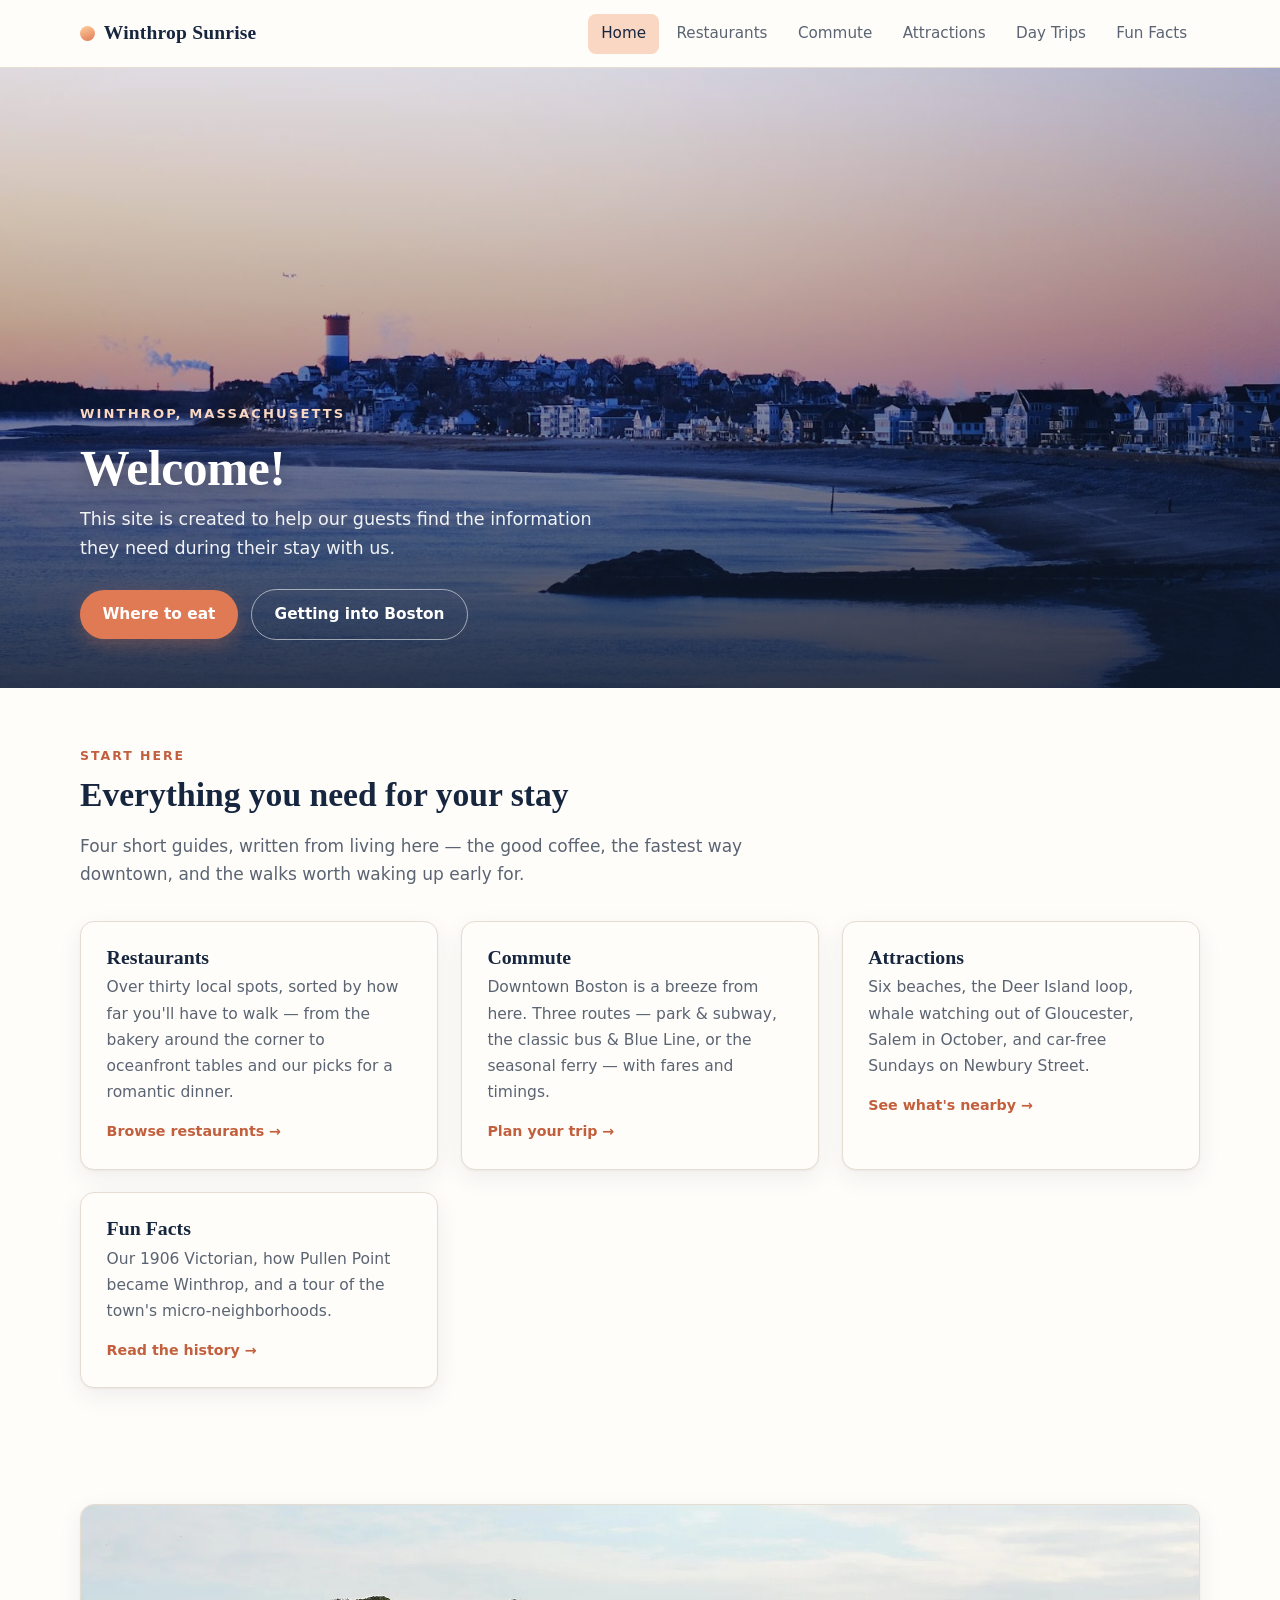
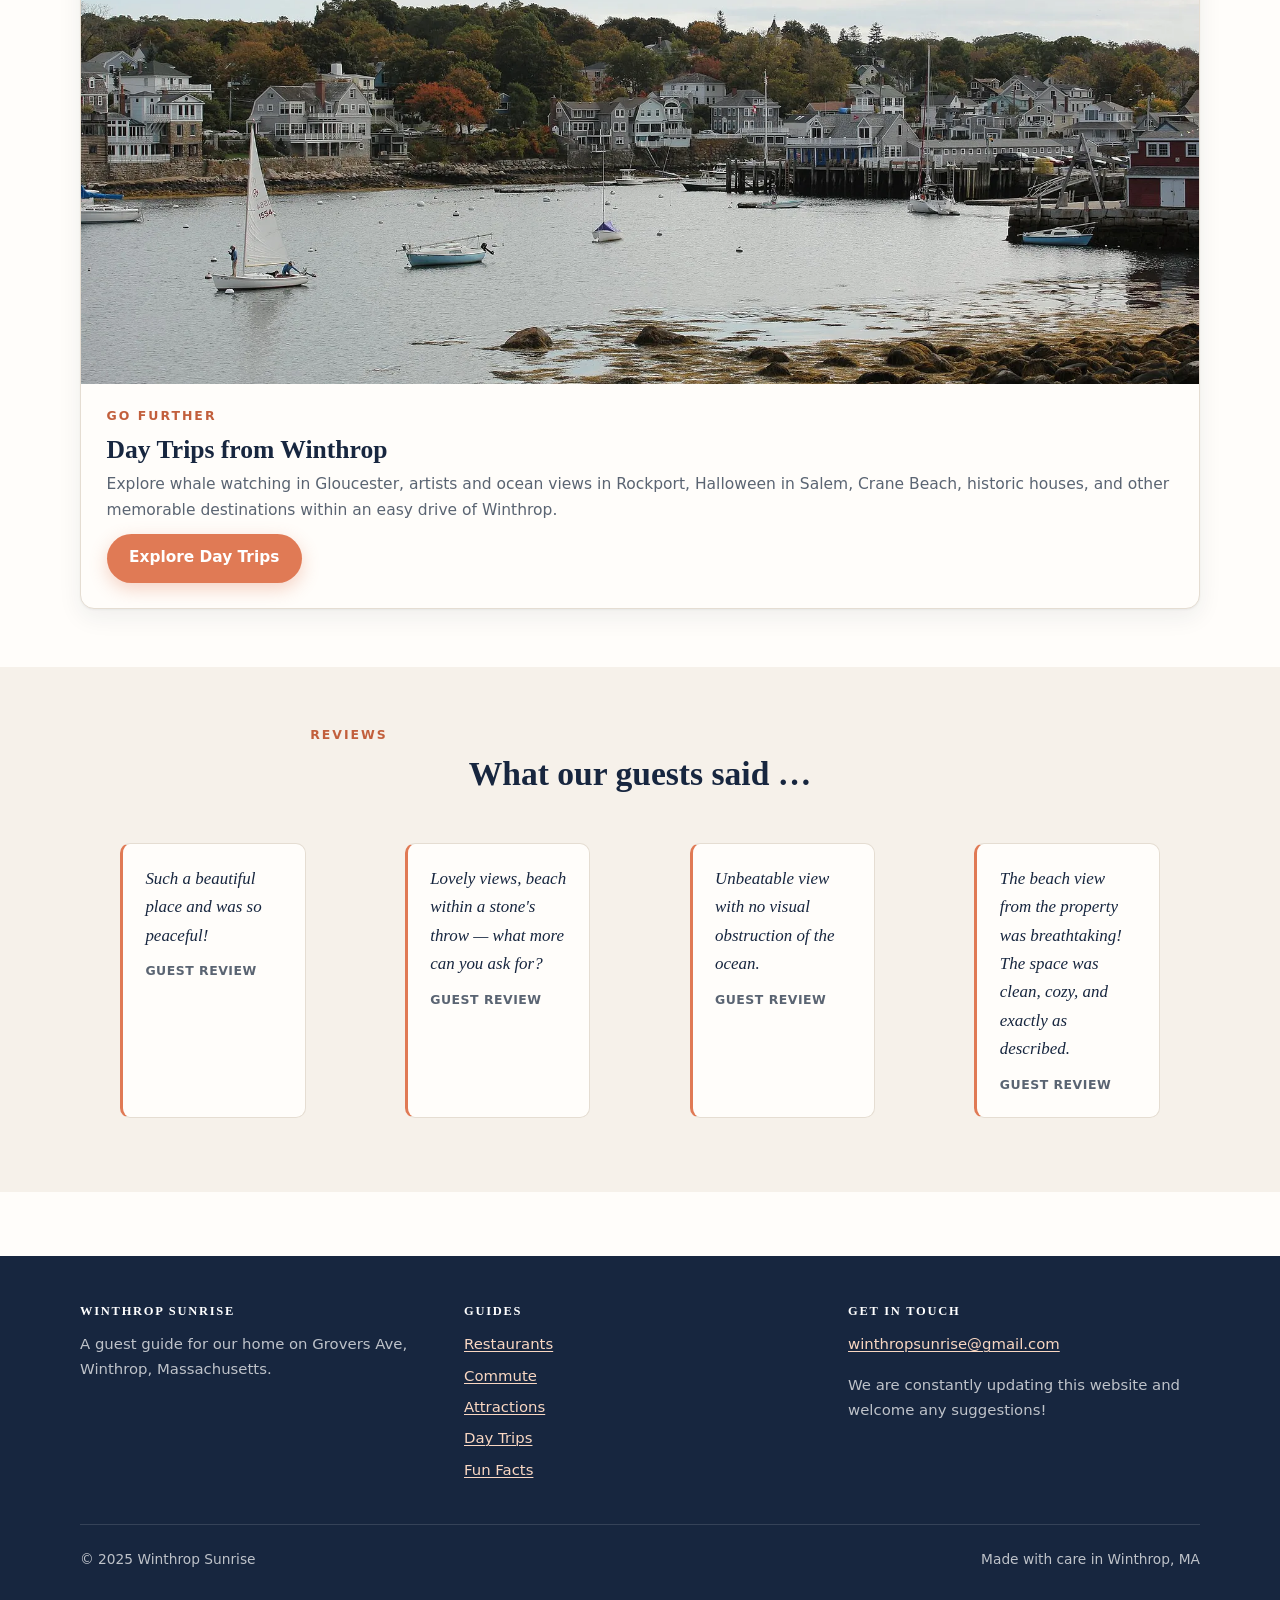
<file: index.html>
<!DOCTYPE html>
<html lang="en">
<head>
<meta charset="utf-8">
<meta name="viewport" content="width=device-width, initial-scale=1">
<title>Winthrop Sunrise &mdash; Guest Guide</title>
<meta name="description" content="A guest guide for our Winthrop, Massachusetts stay: where to eat, how to get into Boston, what to see, and a little local history.">
<link rel="stylesheet" href="assets/css/style.css">
</head>
<body>

<a class="skip" href="#main">Skip to content</a>

<header class="site-header">
  <div class="wrap nav">
    <a class="brand" href="index.html"><span class="sun" aria-hidden="true"></span> Winthrop Sunrise</a>
    <button class="nav-toggle" aria-expanded="false" aria-controls="nav-links">Menu</button>
    <ul class="nav-links" id="nav-links">
      <li><a href="index.html" aria-current="page">Home</a></li>
      <li><a href="restaurants.html">Restaurants</a></li>
      <li><a href="commute.html">Commute</a></li>
      <li><a href="attractions.html">Attractions</a></li>
      <li><a href="day-trips.html">Day Trips</a></li>
      <li><a href="funfacts.html">Fun Facts</a></li>
    </ul>
  </div>
</header>

<main id="main">

  <section class="hero">
    <img src="images/hero-winthrop-sunrise.jpg" alt="Sunrise over Winthrop Beach, with the town's houses lining the shore beneath a peach-colored sky">
    <div class="hero-inner wrap">
      <p class="kicker">Winthrop, Massachusetts</p>
      <h1>Welcome!</h1>
      <p class="lede">This site is created to help our guests find the information they need during their stay with us.</p>
      <a class="btn" href="restaurants.html">Where to eat</a>
      <a class="btn btn-ghost" href="commute.html">Getting into Boston</a>
    </div>
  </section>

  <section class="section">
    <div class="wrap">
      <div class="section-head">
        <p class="kicker">Start here</p>
        <h2>Everything you need for your stay</h2>
        <p>Four short guides, written from living here &mdash; the good coffee, the fastest way downtown, and the walks worth waking up early for.</p>
      </div>

      <div class="grid grid-2">
        <article class="card">
          <h3>Restaurants</h3>
          <p>Over thirty local spots, sorted by how far you'll have to walk &mdash; from the bakery around the corner to oceanfront tables and our picks for a romantic dinner.</p>
          <a class="link" href="restaurants.html">Browse restaurants</a>
        </article>

        <article class="card">
          <h3>Commute</h3>
          <p>Downtown Boston is a breeze from here. Three routes &mdash; park &amp; subway, the classic bus &amp; Blue Line, or the seasonal ferry &mdash; with fares and timings.</p>
          <a class="link" href="commute.html">Plan your trip</a>
        </article>

        <article class="card">
          <h3>Attractions</h3>
          <p>Six beaches, the Deer Island loop, whale watching out of Gloucester, Salem in October, and car-free Sundays on Newbury Street.</p>
          <a class="link" href="attractions.html">See what's nearby</a>
        </article>

        <article class="card">
          <h3>Fun Facts</h3>
          <p>Our 1906 Victorian, how Pullen Point became Winthrop, and a tour of the town's micro-neighborhoods.</p>
          <a class="link" href="funfacts.html">Read the history</a>
        </article>
      </div>
    </div>
  </section>

  <section class="section">
    <div class="wrap">
      <article class="card card-feature" style="padding:0;">
        <img src="images/day-trips/rockport-harbor.webp" alt="Sailboats moored in Rockport Harbor on Cape Ann beneath clapboard houses and autumn trees" loading="lazy" width="1800" height="1012" style="aspect-ratio:21/9;">
        <div class="body">
          <p class="kicker" style="color:var(--coral-dark);font-size:.78rem;font-weight:700;letter-spacing:.16em;text-transform:uppercase;margin-bottom:.5rem;">Go further</p>
          <h3 style="font-size:1.6rem;">Day Trips from Winthrop</h3>
          <p>Explore whale watching in Gloucester, artists and ocean views in Rockport, Halloween in Salem, Crane Beach, historic houses, and other memorable destinations within an easy drive of Winthrop.</p>
          <p style="margin-bottom:0;"><a class="btn" href="day-trips.html">Explore Day Trips</a></p>
        </div>
      </article>
    </div>
  </section>

  <section class="section section-alt">
    <div class="wrap">
      <div class="section-head center">
        <p class="kicker">Reviews</p>
        <h2>What our guests said &hellip;</h2>
      </div>

      <div class="quotes">
        <blockquote class="quote">Such a beautiful place and was so peaceful!
          <cite>Guest review</cite></blockquote>
        <blockquote class="quote">Lovely views, beach within a stone's throw &mdash; what more can you ask for?
          <cite>Guest review</cite></blockquote>
        <blockquote class="quote">Unbeatable view with no visual obstruction of the ocean.
          <cite>Guest review</cite></blockquote>
        <blockquote class="quote">The beach view from the property was breathtaking! The space was clean, cozy, and exactly as described.
          <cite>Guest review</cite></blockquote>
      </div>
    </div>
  </section>

</main>

<footer class="site-footer">
  <div class="wrap">
    <div class="footer-grid">
      <div>
        <h4>Winthrop Sunrise</h4>
        <p class="mb-0">A guest guide for our home on Grovers Ave, Winthrop, Massachusetts.</p>
      </div>
      <div>
        <h4>Guides</h4>
        <ul>
          <li><a href="restaurants.html">Restaurants</a></li>
          <li><a href="commute.html">Commute</a></li>
          <li><a href="attractions.html">Attractions</a></li>
          <li><a href="day-trips.html">Day Trips</a></li>
          <li><a href="funfacts.html">Fun Facts</a></li>
        </ul>
      </div>
      <div>
        <h4>Get in touch</h4>
        <p><a href="mailto:winthropsunrise@gmail.com">winthropsunrise@gmail.com</a></p>
        <p class="mb-0">We are constantly updating this website and welcome any suggestions!</p>
      </div>
    </div>
    <div class="footer-bottom">
      <span>&copy; 2025 Winthrop Sunrise</span>
      <span>Made with care in Winthrop, MA</span>
    </div>
  </div>
</footer>

<script src="assets/js/nav.js"></script>
</body>
</html>
</file>
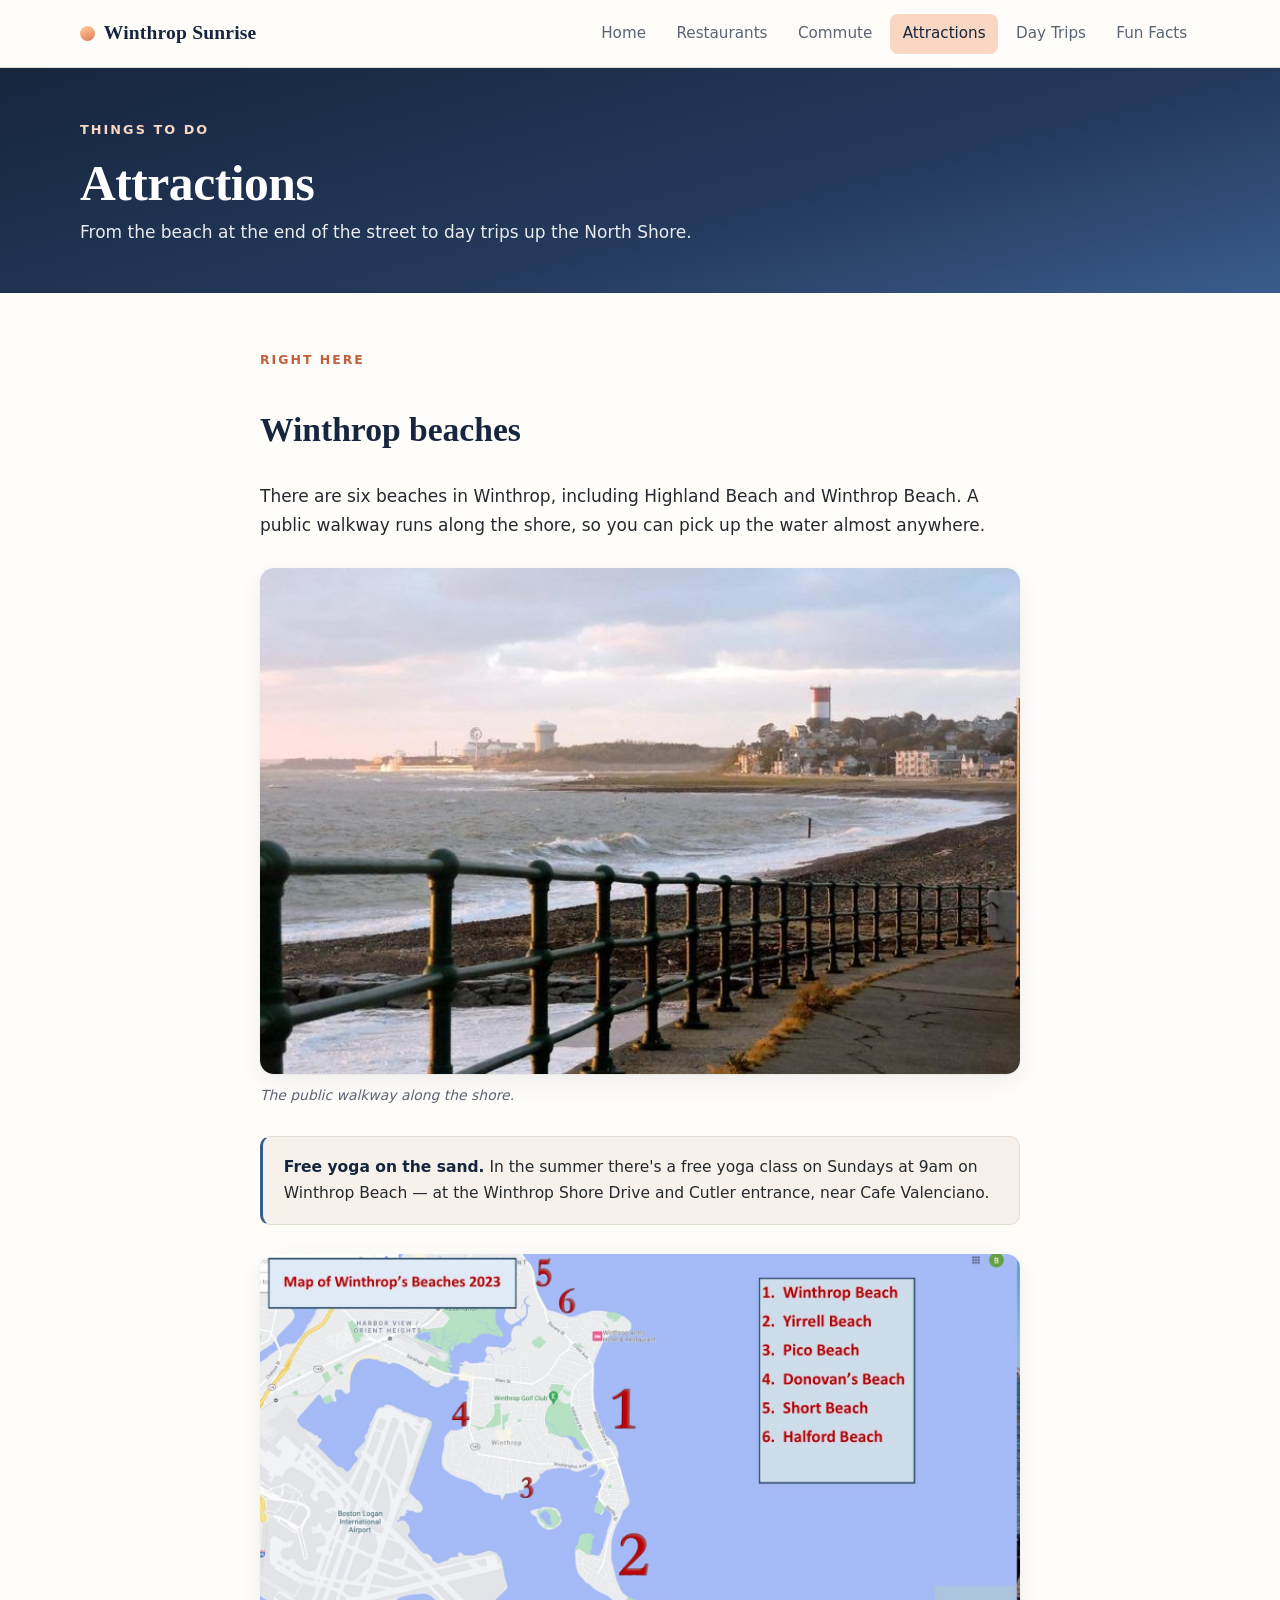
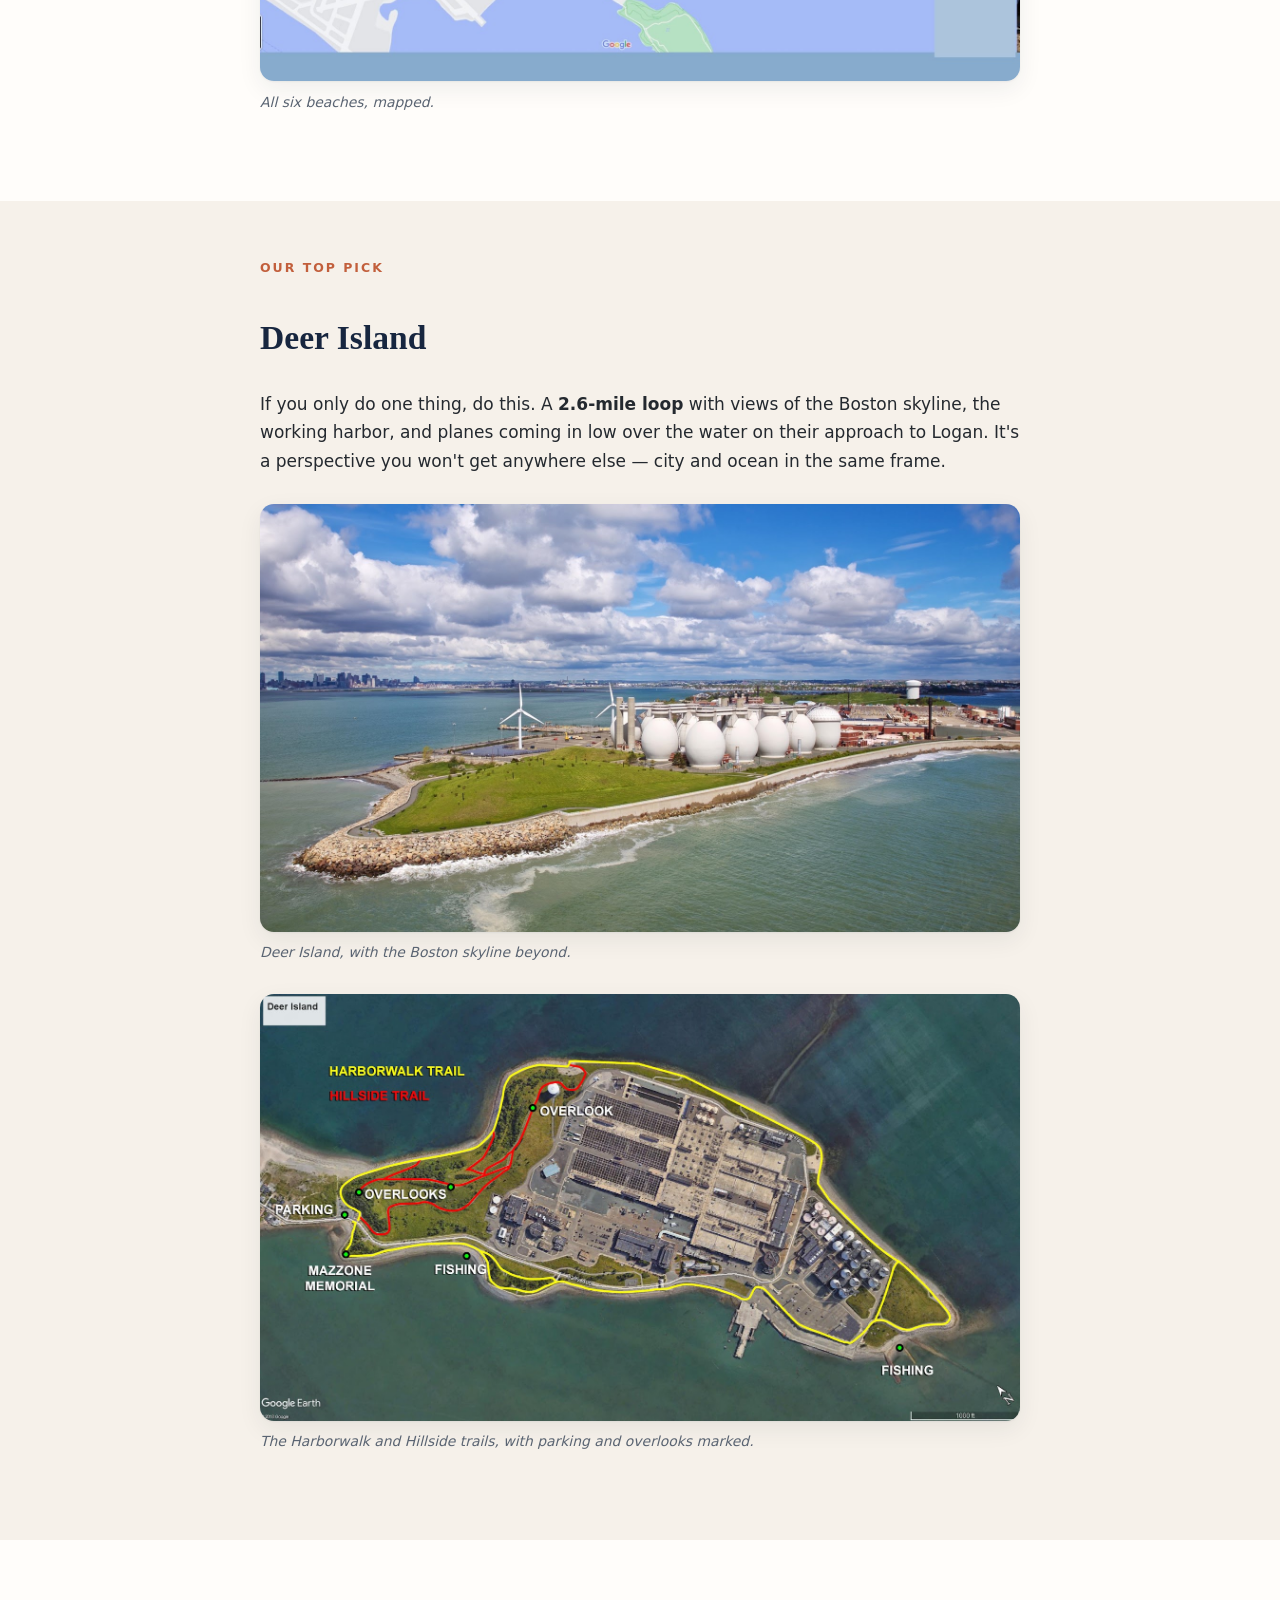
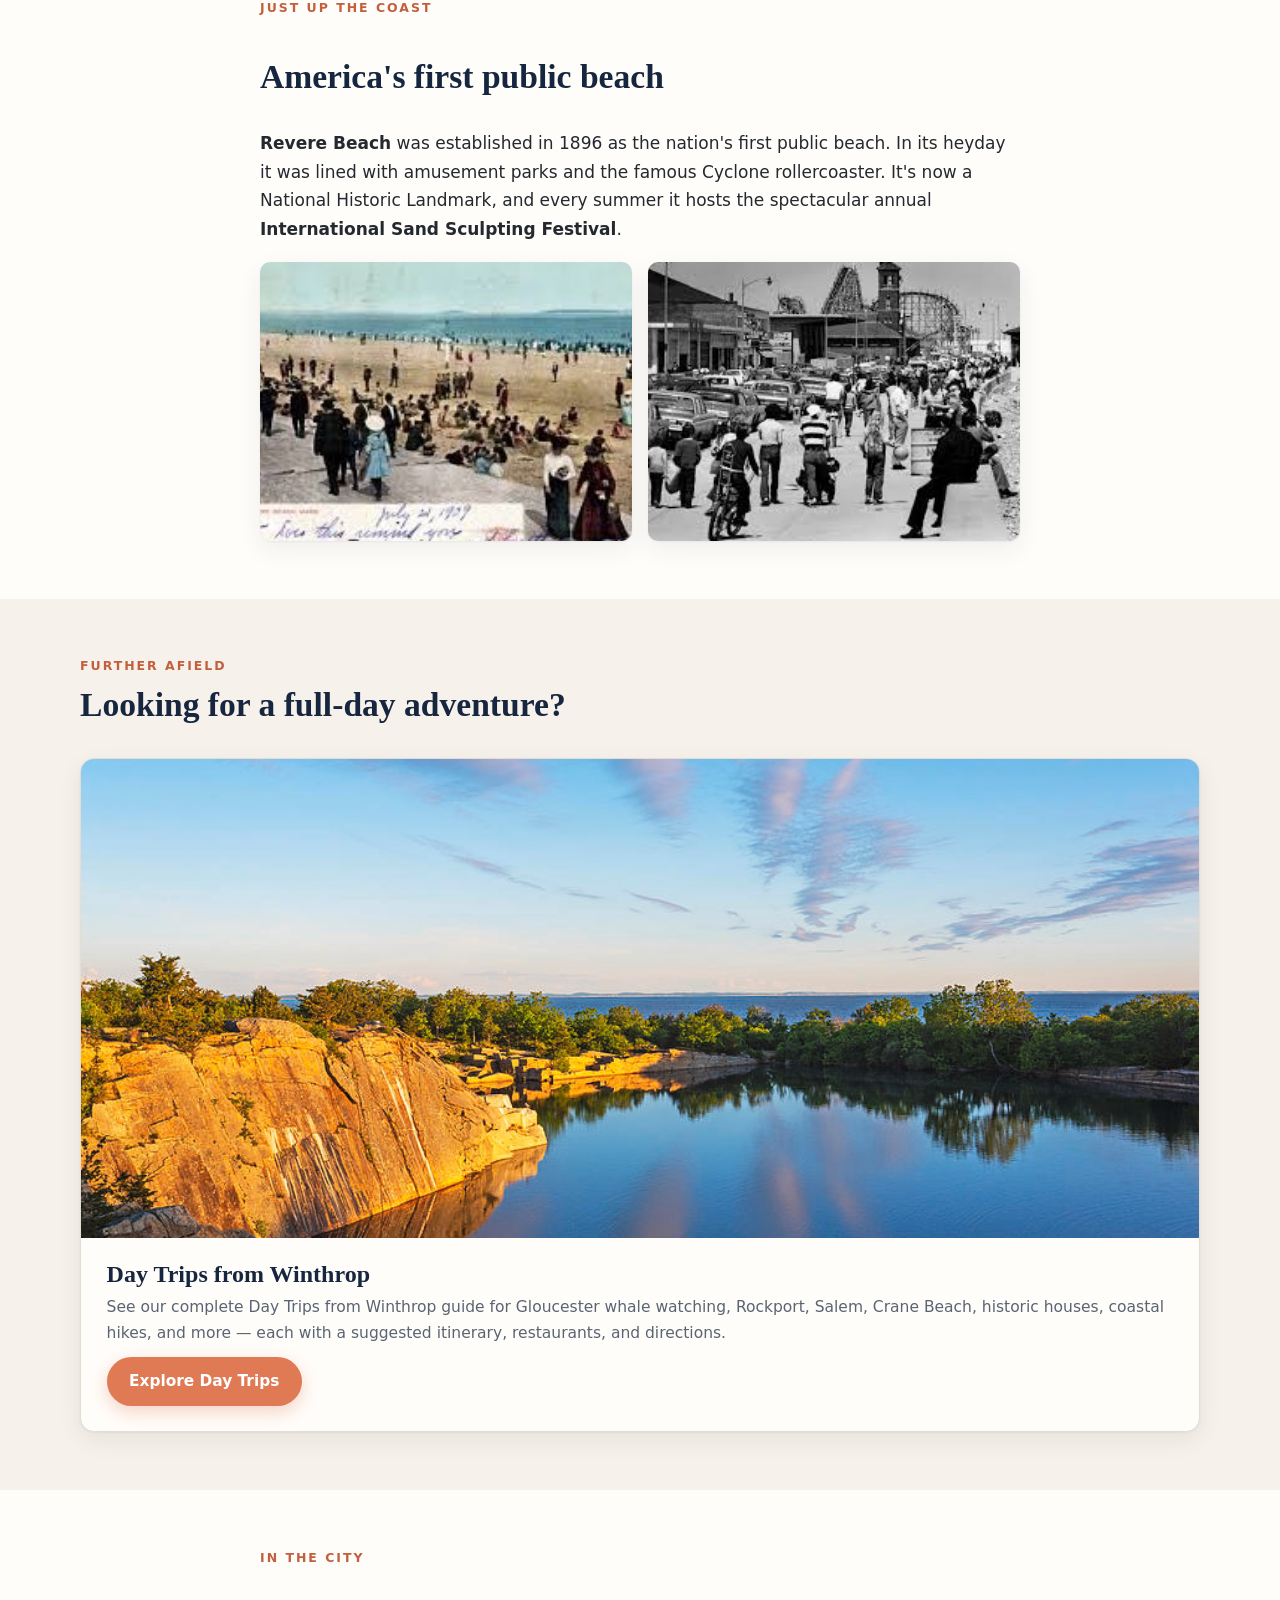
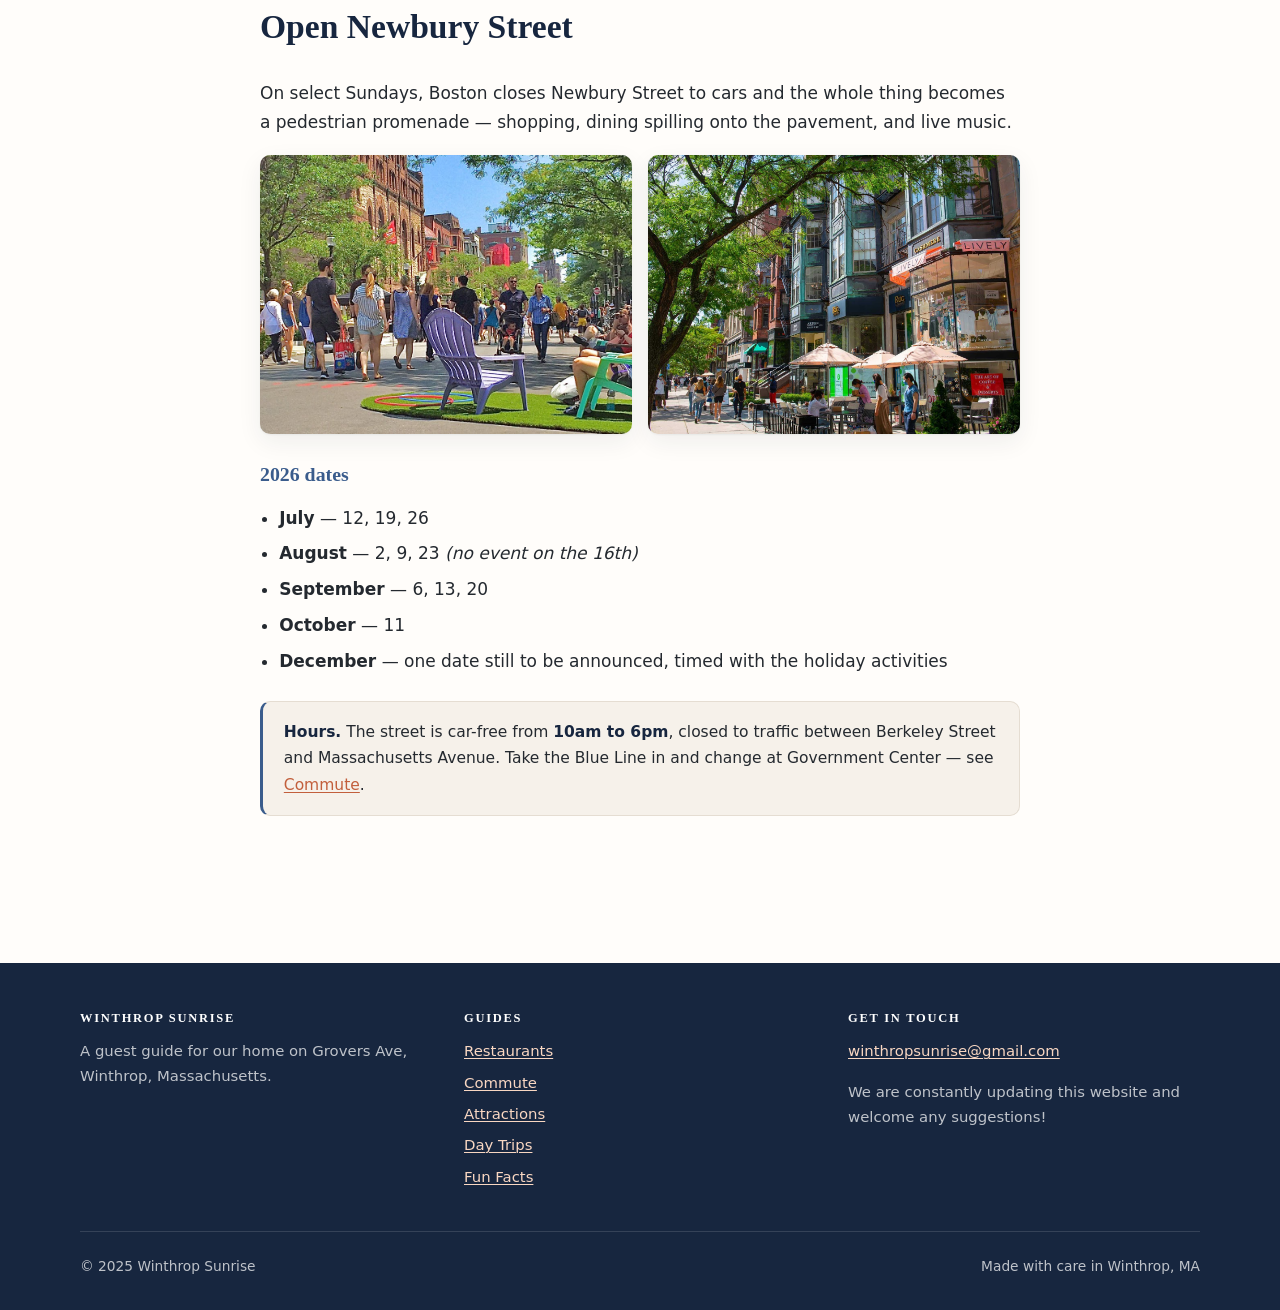
<file: attractions.html>
<!DOCTYPE html>
<html lang="en">
<head>
<meta charset="utf-8">
<meta name="viewport" content="width=device-width, initial-scale=1">
<title>Attractions — Winthrop Sunrise</title>
<meta name="description" content="What to see around Winthrop: six beaches, the Deer Island loop, Revere Beach and America's first public beach, and car-free Sundays on Open Newbury Street.">
<link rel="stylesheet" href="assets/css/style.css">
</head>
<body>

<a class="skip" href="#main">Skip to content</a>

<header class="site-header">
  <div class="wrap nav">
    <a class="brand" href="index.html"><span class="sun" aria-hidden="true"></span> Winthrop Sunrise</a>
    <button class="nav-toggle" aria-expanded="false" aria-controls="nav-links">Menu</button>
    <ul class="nav-links" id="nav-links">
      <li><a href="index.html">Home</a></li>
      <li><a href="restaurants.html">Restaurants</a></li>
      <li><a href="commute.html">Commute</a></li>
      <li><a href="attractions.html" aria-current="page">Attractions</a></li>
      <li><a href="day-trips.html">Day Trips</a></li>
      <li><a href="funfacts.html">Fun Facts</a></li>
    </ul>
  </div>
</header>

<main id="main">

  <div class="page-head">
    <div class="wrap">
      <p class="kicker">Things to do</p>
      <h1>Attractions</h1>
      <p>From the beach at the end of the street to day trips up the North Shore.</p>
    </div>
  </div>

  <!-- ---------------------------------------------------------------- -->
  <section class="section">
    <div class="wrap narrow prose">
      <div class="section-head">
        <p class="kicker">Right here</p>
        <h2>Winthrop beaches</h2>
      </div>

      <p>There are six beaches in Winthrop, including Highland Beach and Winthrop Beach. A public walkway runs along the shore, so you can pick up the water almost anywhere.</p>

      <figure>
        <img src="images/beach-seawall.jpg" alt="The seawall walkway along Winthrop Beach at golden hour, with waves breaking and the town's water tower in the distance">
        <figcaption>The public walkway along the shore.</figcaption>
      </figure>

      <div class="callout">
        <p><strong>Free yoga on the sand.</strong> In the summer there's a free yoga class on Sundays at 9am on Winthrop Beach — at the Winthrop Shore Drive and Cutler entrance, near Cafe Valenciano.</p>
      </div>

      <figure>
        <img src="images/map-winthrop-beaches.jpg" alt="Map of Winthrop's six beaches, numbered: Winthrop Beach, Yirrell Beach, Pico Beach, Donovan's Beach, Short Beach and Halford Beach">
        <figcaption>All six beaches, mapped.</figcaption>
      </figure>
    </div>
  </section>

  <!-- ---------------------------------------------------------------- -->
  <section class="section section-alt">
    <div class="wrap narrow prose">
      <div class="section-head">
        <p class="kicker">Our top pick</p>
        <h2>Deer Island</h2>
      </div>

      <p>If you only do one thing, do this. A <strong>2.6-mile loop</strong> with views of the Boston skyline, the working harbor, and planes coming in low over the water on their approach to Logan. It's a perspective you won't get anywhere else — city and ocean in the same frame.</p>

      <figure>
        <img src="images/deer-island-aerial.jpg" alt="Aerial view of Deer Island, with its distinctive egg-shaped digesters, wind turbines, and the Boston skyline on the horizon">
        <figcaption>Deer Island, with the Boston skyline beyond.</figcaption>
      </figure>

      <figure>
        <img src="images/map-deer-island-trails.jpg" alt="Trail map of Deer Island showing the yellow Harborwalk Trail, the red Hillside Trail, parking, overlooks and fishing spots">
        <figcaption>The Harborwalk and Hillside trails, with parking and overlooks marked.</figcaption>
      </figure>
    </div>
  </section>

  <!-- ---------------------------------------------------------------- -->
  <section class="section">
    <div class="wrap narrow prose">
      <div class="section-head">
        <p class="kicker">Just up the coast</p>
        <h2>America's first public beach</h2>
      </div>

      <p><strong>Revere Beach</strong> was established in 1896 as the nation's first public beach. In its heyday it was lined with amusement parks and the famous Cyclone rollercoaster. It's now a National Historic Landmark, and every summer it hosts the spectacular annual <strong>International Sand Sculpting Festival</strong>.</p>

      <div class="gallery">
        <img src="images/revere-beach-1907.jpg" alt="A 1907 postcard of Revere Beach, crowded with visitors in period dress">
        <img src="images/revere-beach-cyclone.jpg" alt="Black and white photograph of Revere Beach with the Cyclone rollercoaster rising behind the boulevard">
      </div>
    </div>
  </section>

  <!-- ---------------------------------------------------------------- -->
  <section class="section section-alt">
    <div class="wrap">
      <div class="section-head">
        <p class="kicker">Further afield</p>
        <h2>Looking for a full-day adventure?</h2>
      </div>

      <article class="card card-feature" style="padding:0;">
        <img src="images/halibut-point-quarry.jpg" alt="The flooded granite quarry at Halibut Point State Park at sunset, with the Atlantic beyond" loading="lazy" style="aspect-ratio:21/9;">
        <div class="body">
          <h3 style="font-size:1.5rem;">Day Trips from Winthrop</h3>
          <p>See our complete Day Trips from Winthrop guide for Gloucester whale watching, Rockport, Salem, Crane Beach, historic houses, coastal hikes, and more &mdash; each with a suggested itinerary, restaurants, and directions.</p>
          <p style="margin-bottom:0;"><a class="btn" href="day-trips.html">Explore Day Trips</a></p>
        </div>
      </article>
    </div>
  </section>

  <!-- ---------------------------------------------------------------- -->
  <section class="section">
    <div class="wrap narrow prose">
      <div class="section-head">
        <p class="kicker">In the city</p>
        <h2>Open Newbury Street</h2>
      </div>

      <p>On select Sundays, Boston closes Newbury Street to cars and the whole thing becomes a pedestrian promenade — shopping, dining spilling onto the pavement, and live music.</p>

      <div class="gallery">
        <img src="images/open-newbury-street.jpg" alt="Newbury Street closed to traffic, with people strolling in the roadway and lounging in colorful chairs">
        <img src="images/newbury-street-shops.jpg" alt="Tree-lined Newbury Street with brownstone shopfronts and sidewalk café tables under umbrellas">
      </div>

      <h3>2026 dates</h3>
      <ul>
        <li><strong>July</strong> — 12, 19, 26</li>
        <li><strong>August</strong> — 2, 9, 23 <em>(no event on the 16th)</em></li>
        <li><strong>September</strong> — 6, 13, 20</li>
        <li><strong>October</strong> — 11</li>
        <li><strong>December</strong> — one date still to be announced, timed with the holiday activities</li>
      </ul>

      <div class="callout">
        <p><strong>Hours.</strong> The street is car-free from <strong>10am to 6pm</strong>, closed to traffic between Berkeley Street and Massachusetts Avenue. Take the Blue Line in and change at Government Center — see <a href="commute.html">Commute</a>.</p>
      </div>
    </div>
  </section>

</main>

<footer class="site-footer">
  <div class="wrap">
    <div class="footer-grid">
      <div>
        <h4>Winthrop Sunrise</h4>
        <p class="mb-0">A guest guide for our home on Grovers Ave, Winthrop, Massachusetts.</p>
      </div>
      <div>
        <h4>Guides</h4>
        <ul>
          <li><a href="restaurants.html">Restaurants</a></li>
          <li><a href="commute.html">Commute</a></li>
          <li><a href="attractions.html">Attractions</a></li>
          <li><a href="day-trips.html">Day Trips</a></li>
          <li><a href="funfacts.html">Fun Facts</a></li>
        </ul>
      </div>
      <div>
        <h4>Get in touch</h4>
        <p><a href="mailto:winthropsunrise@gmail.com">winthropsunrise@gmail.com</a></p>
        <p class="mb-0">We are constantly updating this website and welcome any suggestions!</p>
      </div>
    </div>
    <div class="footer-bottom">
      <span>&copy; 2025 Winthrop Sunrise</span>
      <span>Made with care in Winthrop, MA</span>
    </div>
  </div>
</footer>

<script src="assets/js/nav.js"></script>
</body>
</html>
</file>
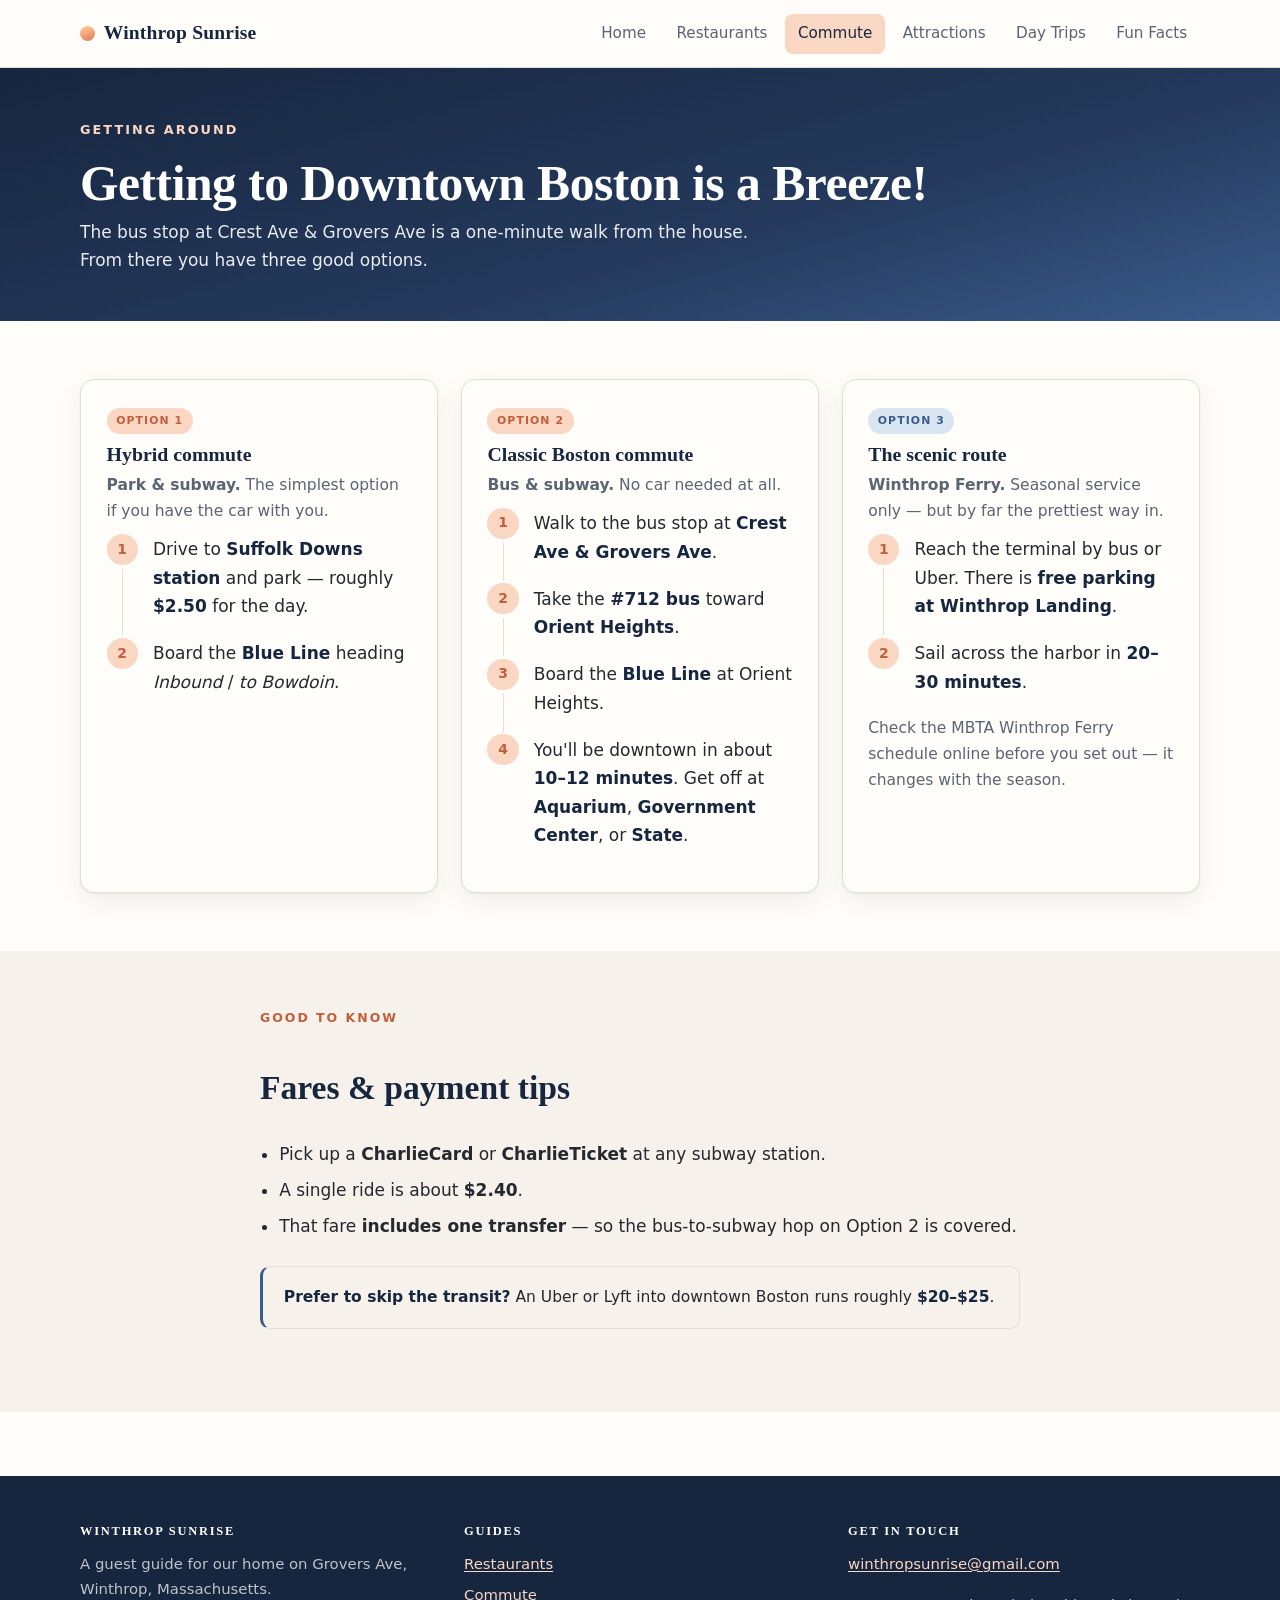
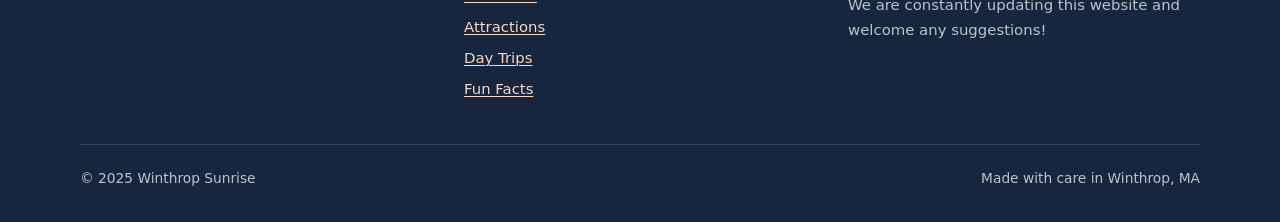
<file: commute.html>
<!DOCTYPE html>
<html lang="en">
<head>
<meta charset="utf-8">
<meta name="viewport" content="width=device-width, initial-scale=1">
<title>Commute — Winthrop Sunrise</title>
<meta name="description" content="Three easy ways to get from Winthrop into downtown Boston: park &amp; subway, the bus and Blue Line, or the seasonal Winthrop ferry.">
<link rel="stylesheet" href="assets/css/style.css">
</head>
<body>

<a class="skip" href="#main">Skip to content</a>

<header class="site-header">
  <div class="wrap nav">
    <a class="brand" href="index.html"><span class="sun" aria-hidden="true"></span> Winthrop Sunrise</a>
    <button class="nav-toggle" aria-expanded="false" aria-controls="nav-links">Menu</button>
    <ul class="nav-links" id="nav-links">
      <li><a href="index.html">Home</a></li>
      <li><a href="restaurants.html">Restaurants</a></li>
      <li><a href="commute.html" aria-current="page">Commute</a></li>
      <li><a href="attractions.html">Attractions</a></li>
      <li><a href="day-trips.html">Day Trips</a></li>
      <li><a href="funfacts.html">Fun Facts</a></li>
    </ul>
  </div>
</header>

<main id="main">

  <div class="page-head">
    <div class="wrap">
      <p class="kicker">Getting around</p>
      <h1>Getting to Downtown Boston is a Breeze!</h1>
      <p>The bus stop at Crest Ave &amp; Grovers Ave is a one-minute walk from the house. From there you have three good options.</p>
    </div>
  </div>

  <section class="section">
    <div class="wrap">
      <div class="grid grid-3">

        <article class="card">
          <span class="tag">Option 1</span>
          <h3>Hybrid commute</h3>
          <p><strong>Park &amp; subway.</strong> The simplest option if you have the car with you.</p>
          <ol class="steps">
            <li>Drive to <strong>Suffolk Downs station</strong> and park — roughly <strong>$2.50</strong> for the day.</li>
            <li>Board the <strong>Blue Line</strong> heading <em>Inbound</em> / <em>to Bowdoin</em>.</li>
          </ol>
        </article>

        <article class="card">
          <span class="tag">Option 2</span>
          <h3>Classic Boston commute</h3>
          <p><strong>Bus &amp; subway.</strong> No car needed at all.</p>
          <ol class="steps">
            <li>Walk to the bus stop at <strong>Crest Ave &amp; Grovers Ave</strong>.</li>
            <li>Take the <strong>#712 bus</strong> toward <strong>Orient Heights</strong>.</li>
            <li>Board the <strong>Blue Line</strong> at Orient Heights.</li>
            <li>You'll be downtown in about <strong>10&ndash;12 minutes</strong>. Get off at <strong>Aquarium</strong>, <strong>Government Center</strong>, or <strong>State</strong>.</li>
          </ol>
        </article>

        <article class="card">
          <span class="tag tag-view">Option 3</span>
          <h3>The scenic route</h3>
          <p><strong>Winthrop Ferry.</strong> Seasonal service only — but by far the prettiest way in.</p>
          <ol class="steps">
            <li>Reach the terminal by bus or Uber. There is <strong>free parking at Winthrop Landing</strong>.</li>
            <li>Sail across the harbor in <strong>20&ndash;30 minutes</strong>.</li>
          </ol>
          <p>Check the MBTA Winthrop Ferry schedule online before you set out — it changes with the season.</p>
        </article>

      </div>
    </div>
  </section>

  <section class="section section-alt">
    <div class="wrap narrow prose">
      <div class="section-head">
        <p class="kicker">Good to know</p>
        <h2>Fares &amp; payment tips</h2>
      </div>

      <ul>
        <li>Pick up a <strong>CharlieCard</strong> or <strong>CharlieTicket</strong> at any subway station.</li>
        <li>A single ride is about <strong>$2.40</strong>.</li>
        <li>That fare <strong>includes one transfer</strong> — so the bus-to-subway hop on Option 2 is covered.</li>
      </ul>

      <div class="callout">
        <p><strong>Prefer to skip the transit?</strong> An Uber or Lyft into downtown Boston runs roughly <strong>$20&ndash;$25</strong>.</p>
      </div>
    </div>
  </section>

</main>

<footer class="site-footer">
  <div class="wrap">
    <div class="footer-grid">
      <div>
        <h4>Winthrop Sunrise</h4>
        <p class="mb-0">A guest guide for our home on Grovers Ave, Winthrop, Massachusetts.</p>
      </div>
      <div>
        <h4>Guides</h4>
        <ul>
          <li><a href="restaurants.html">Restaurants</a></li>
          <li><a href="commute.html">Commute</a></li>
          <li><a href="attractions.html">Attractions</a></li>
          <li><a href="day-trips.html">Day Trips</a></li>
          <li><a href="funfacts.html">Fun Facts</a></li>
        </ul>
      </div>
      <div>
        <h4>Get in touch</h4>
        <p><a href="mailto:winthropsunrise@gmail.com">winthropsunrise@gmail.com</a></p>
        <p class="mb-0">We are constantly updating this website and welcome any suggestions!</p>
      </div>
    </div>
    <div class="footer-bottom">
      <span>&copy; 2025 Winthrop Sunrise</span>
      <span>Made with care in Winthrop, MA</span>
    </div>
  </div>
</footer>

<script src="assets/js/nav.js"></script>
</body>
</html>
</file>
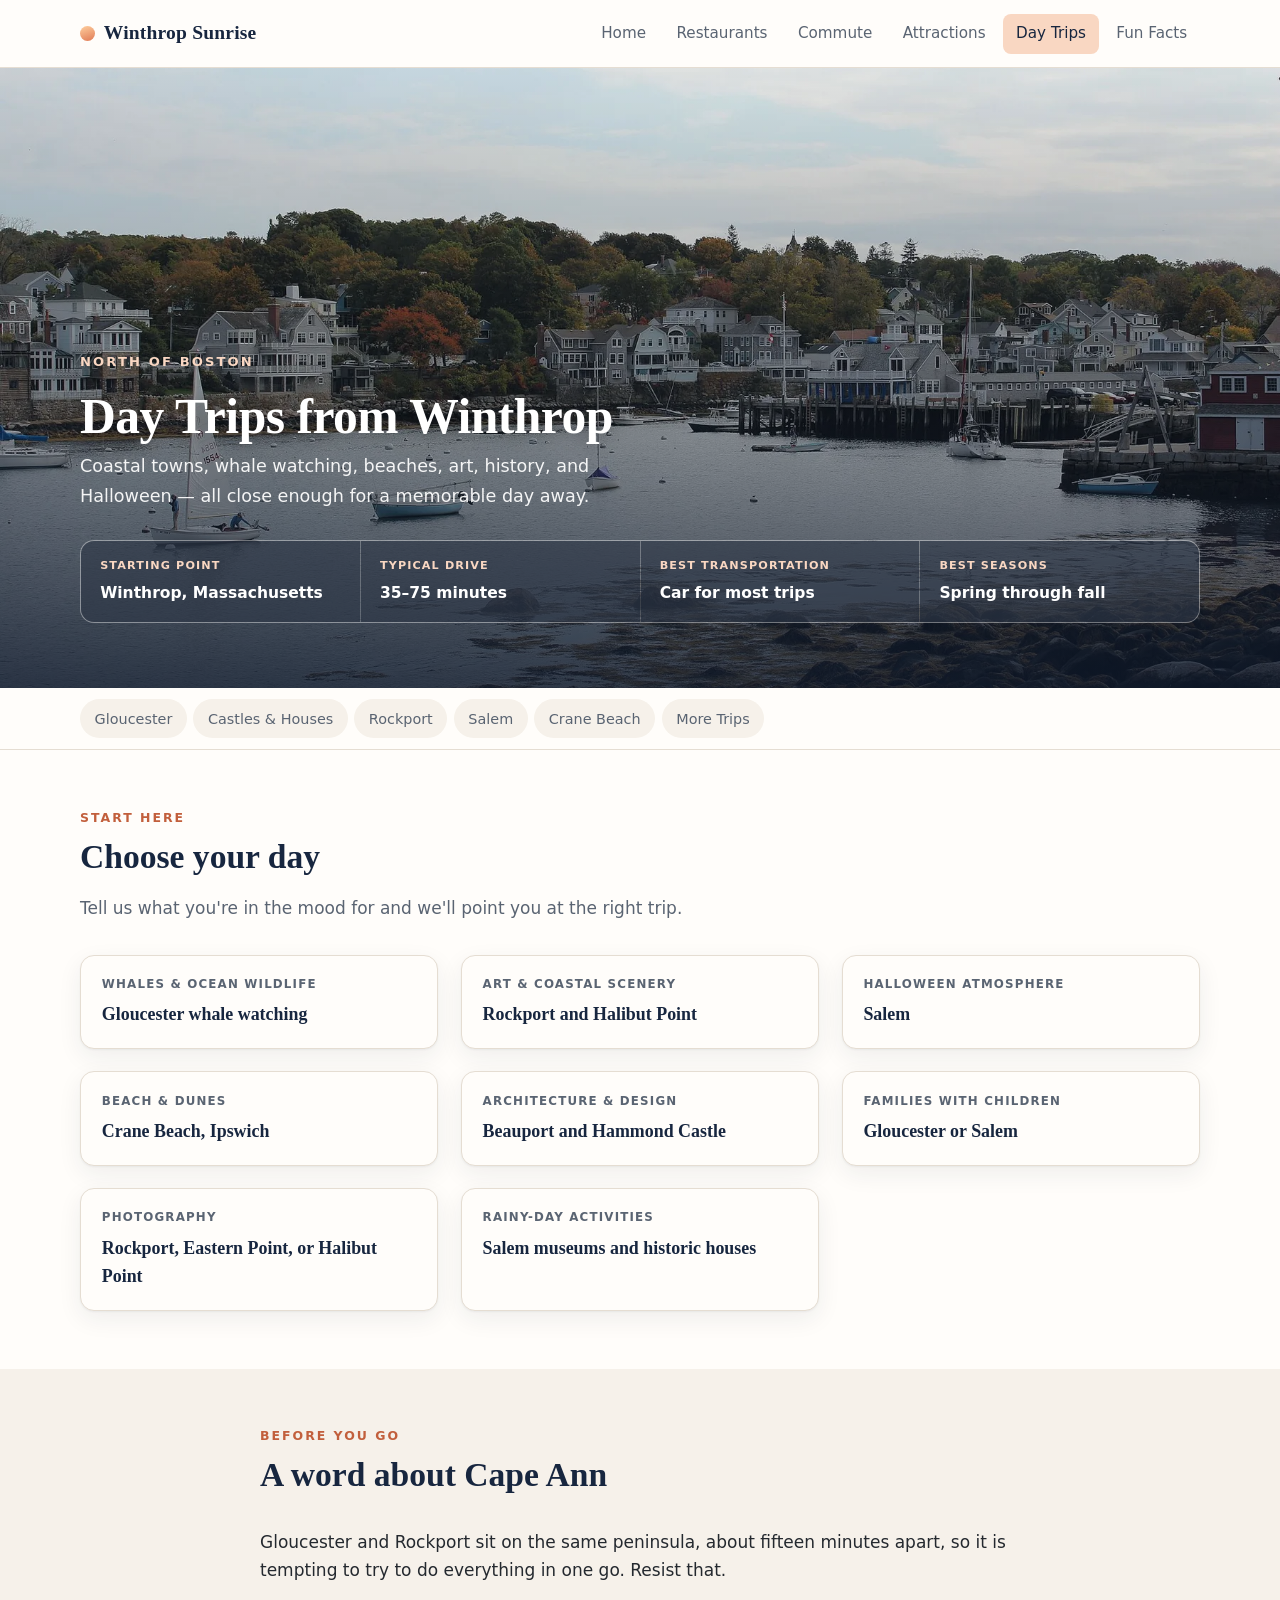
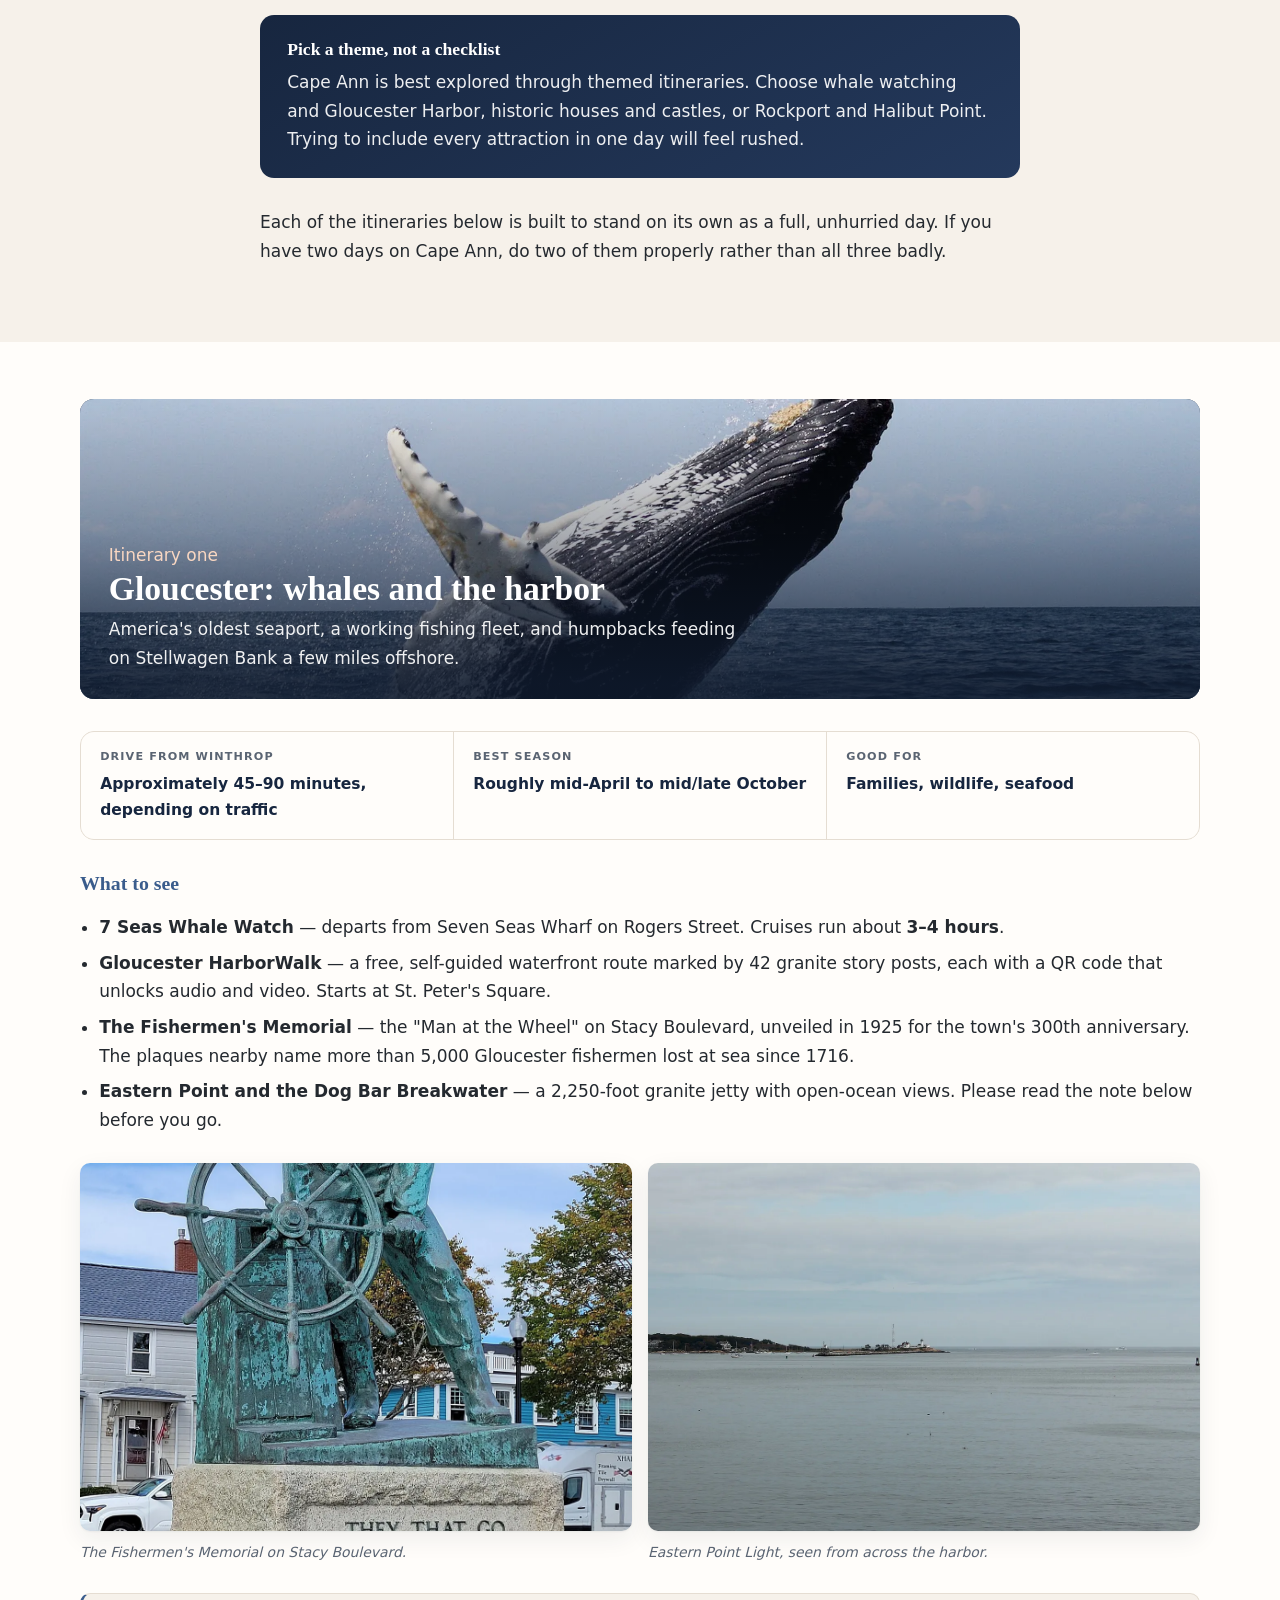
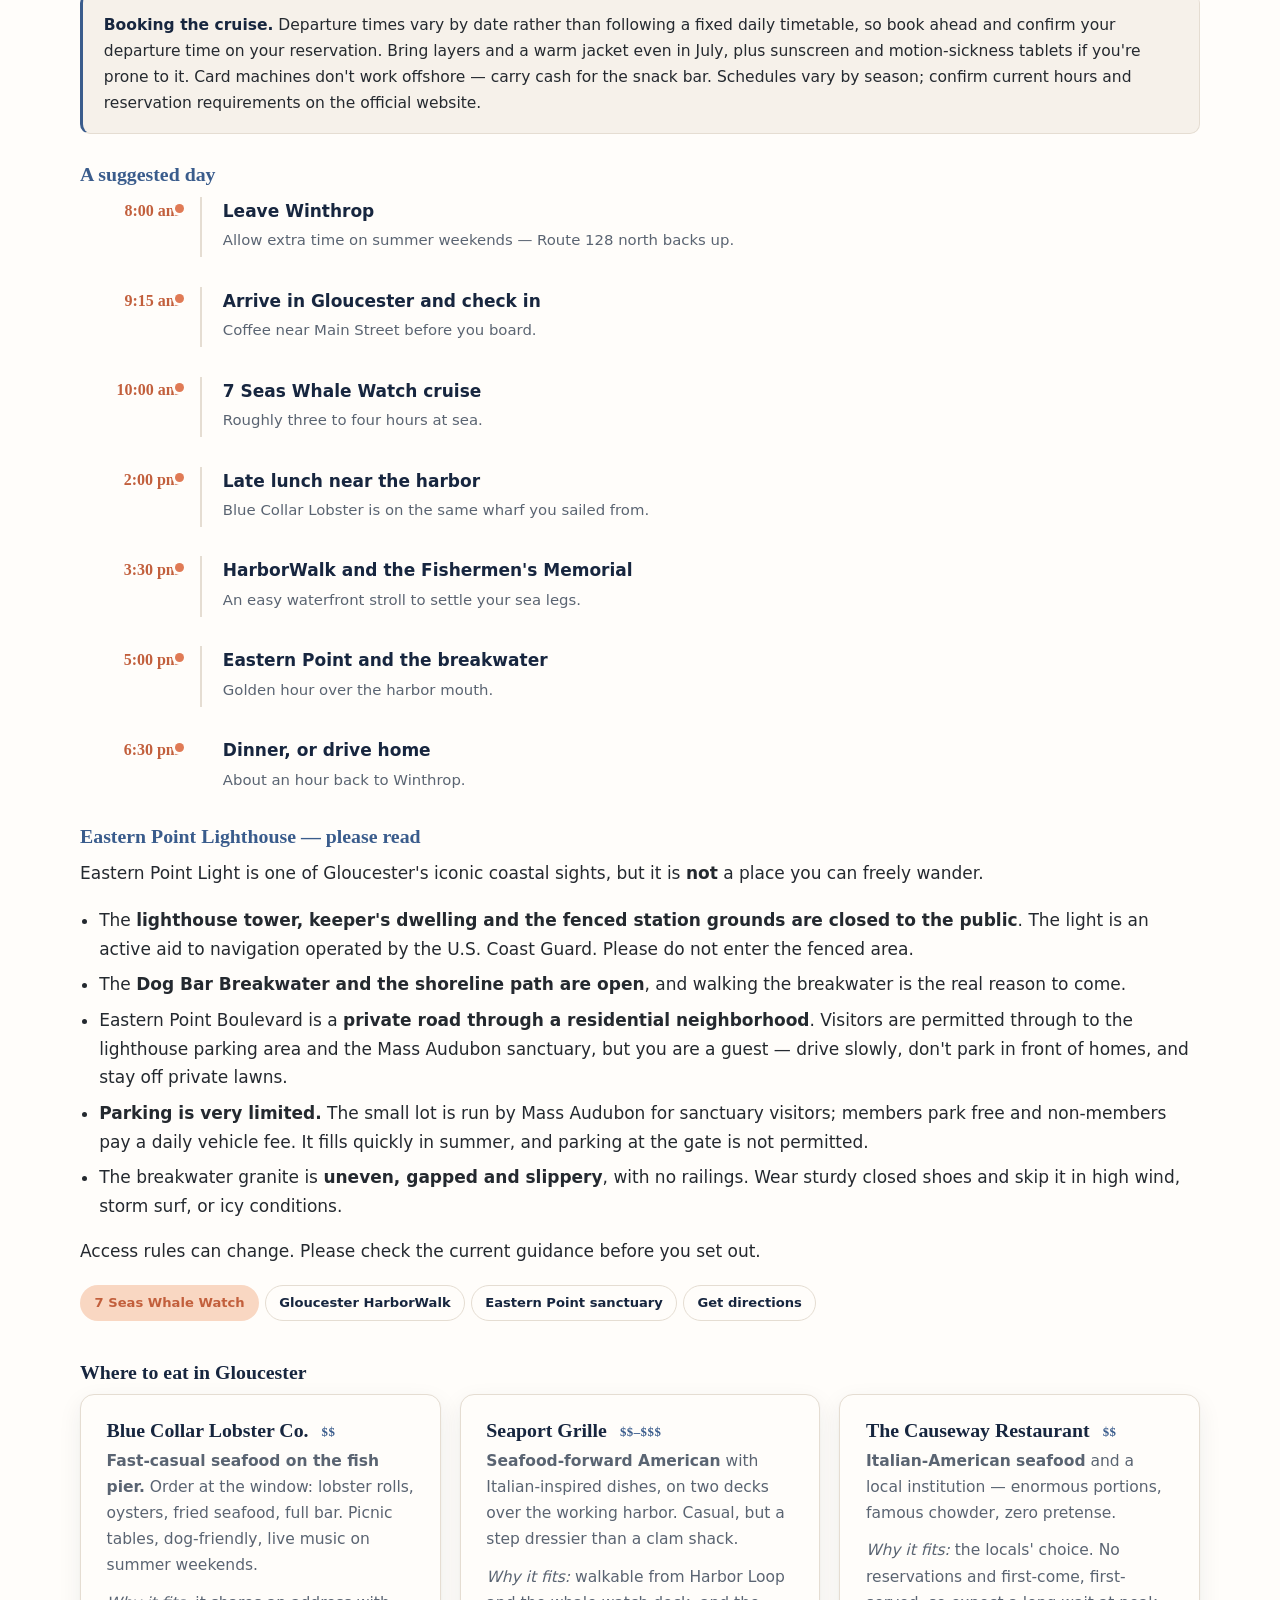
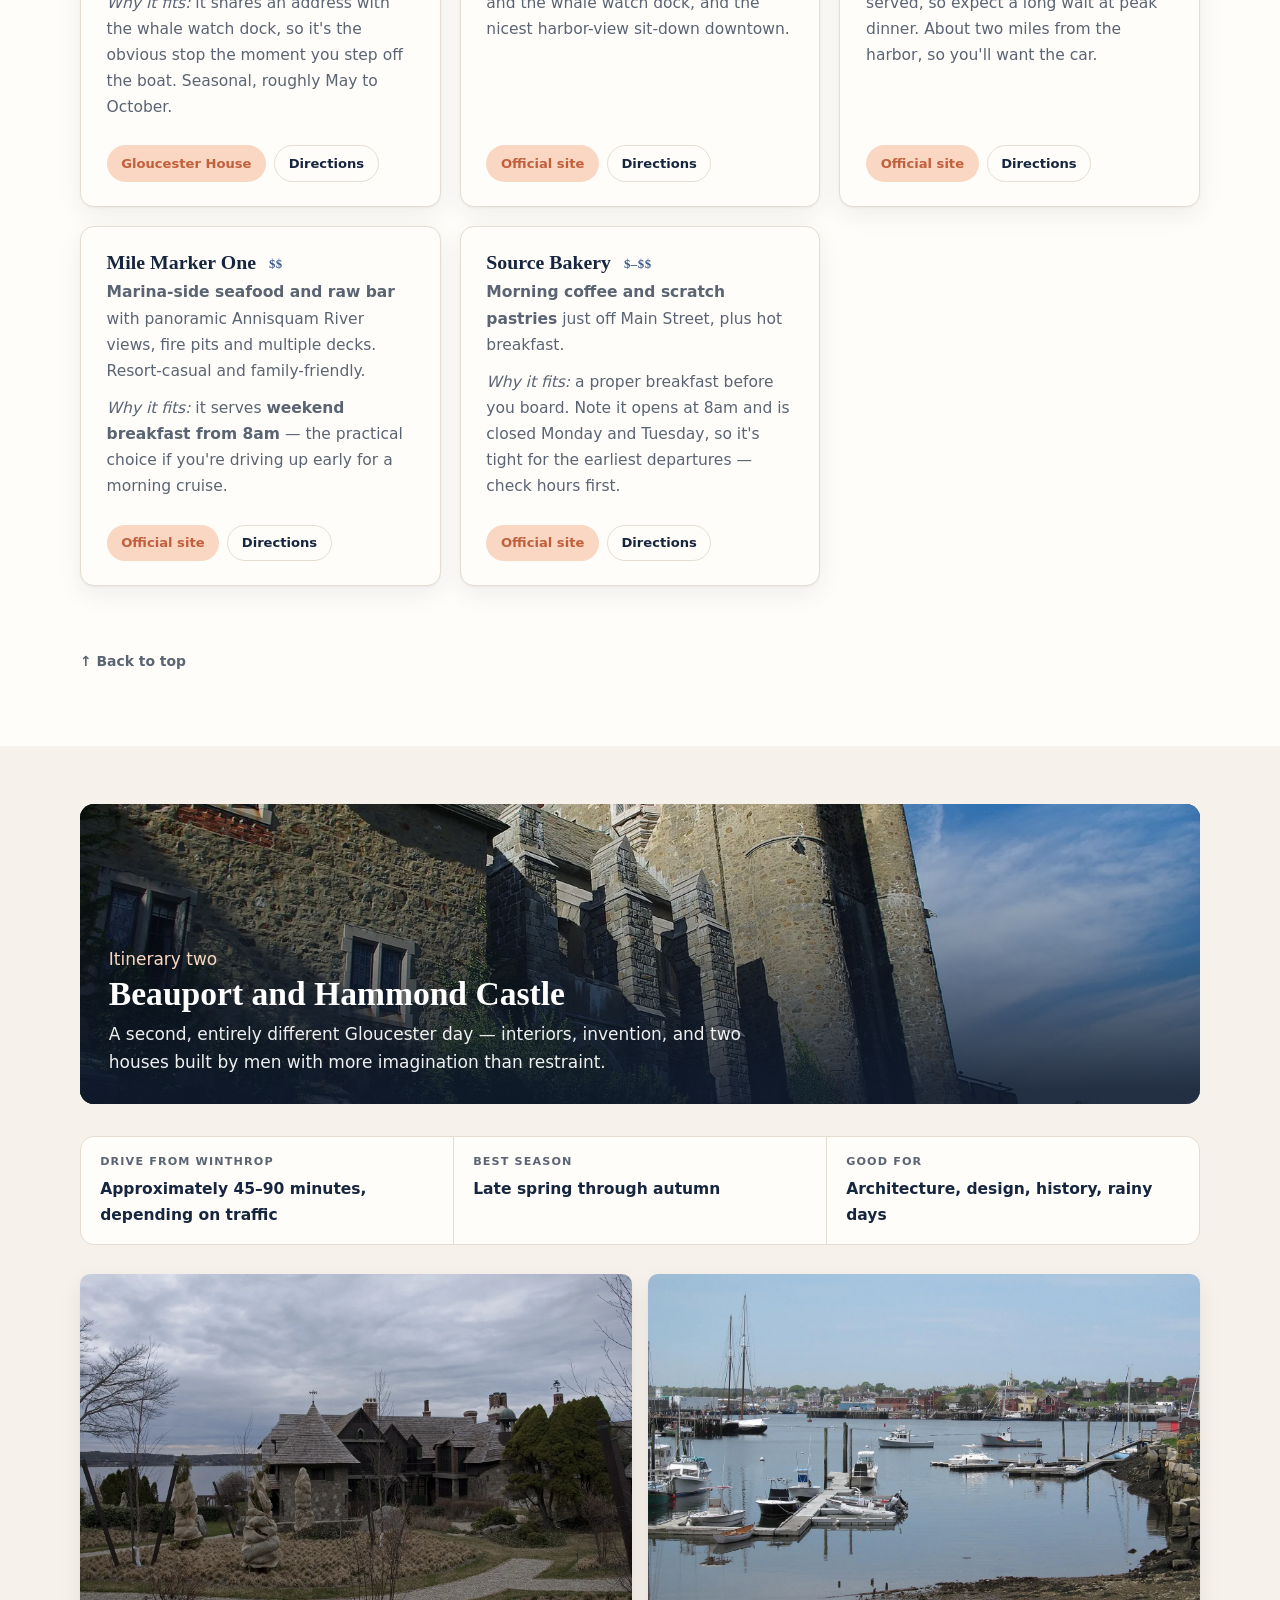
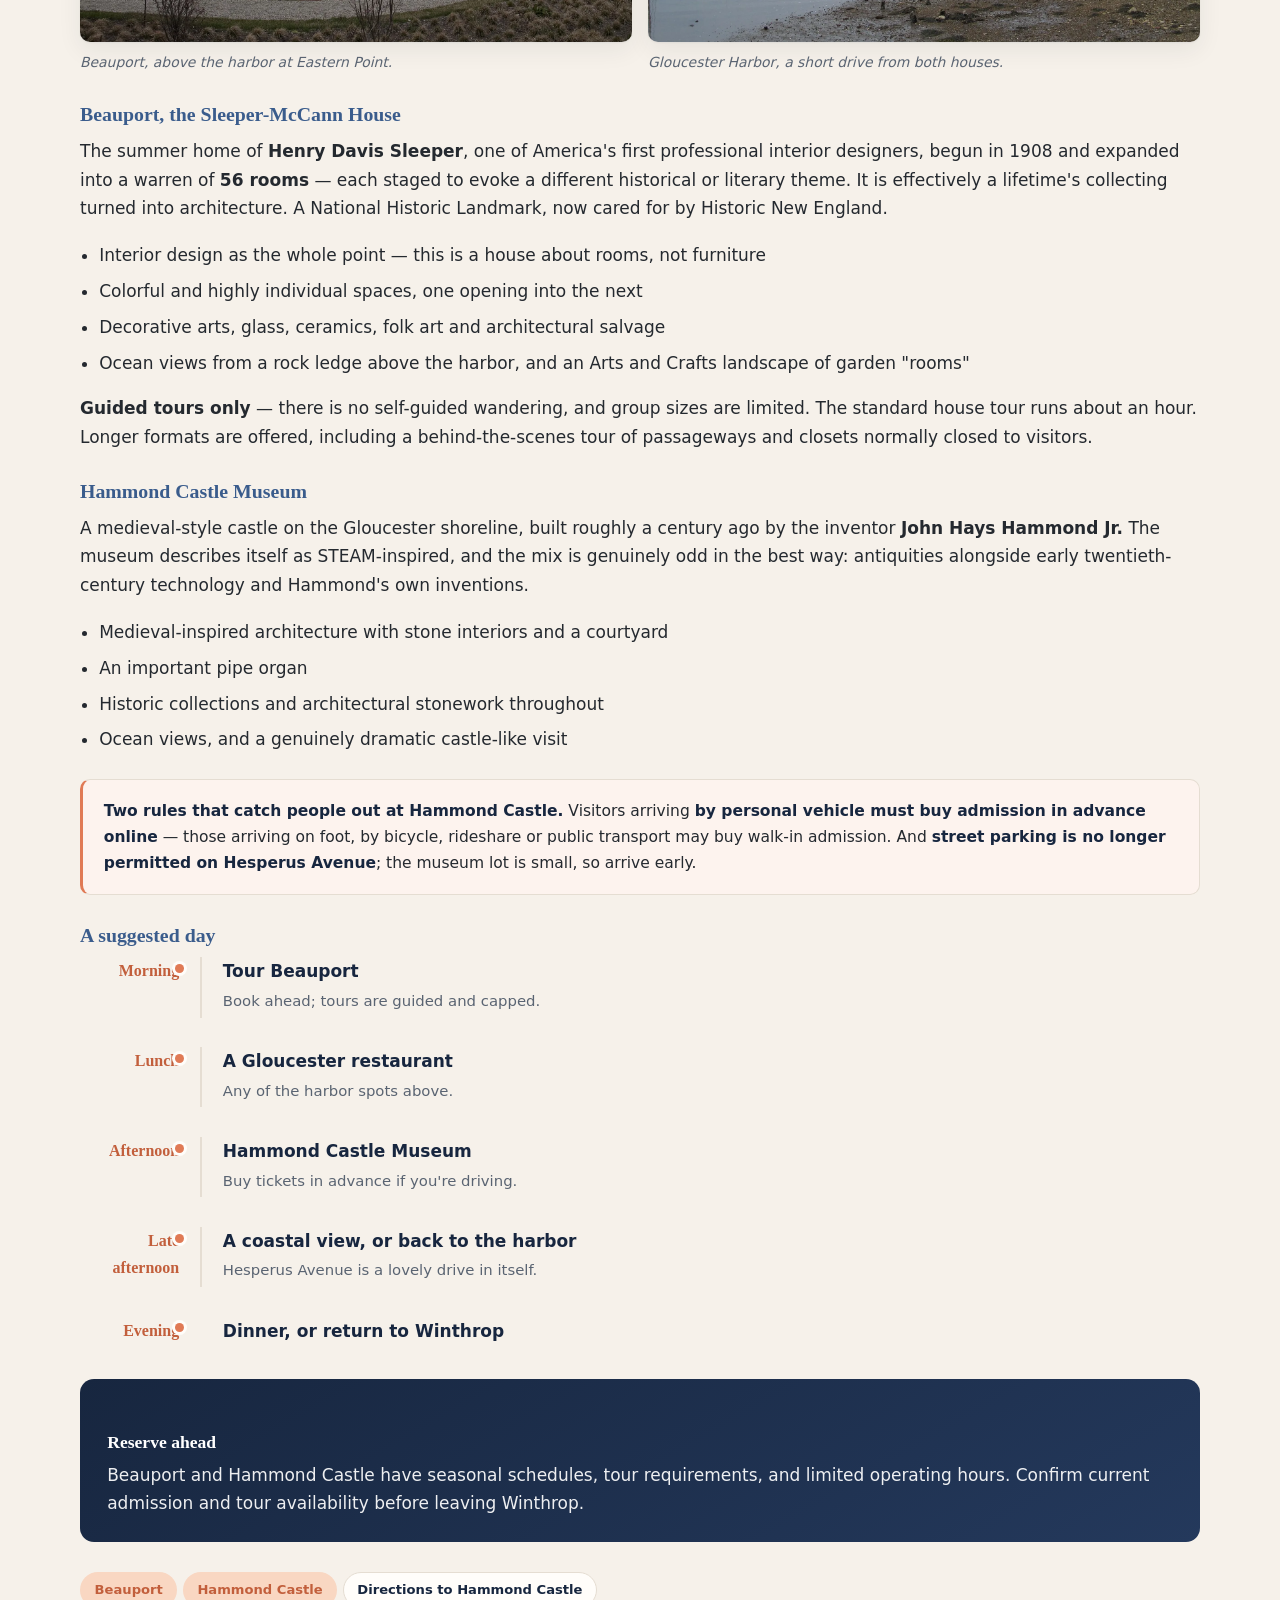
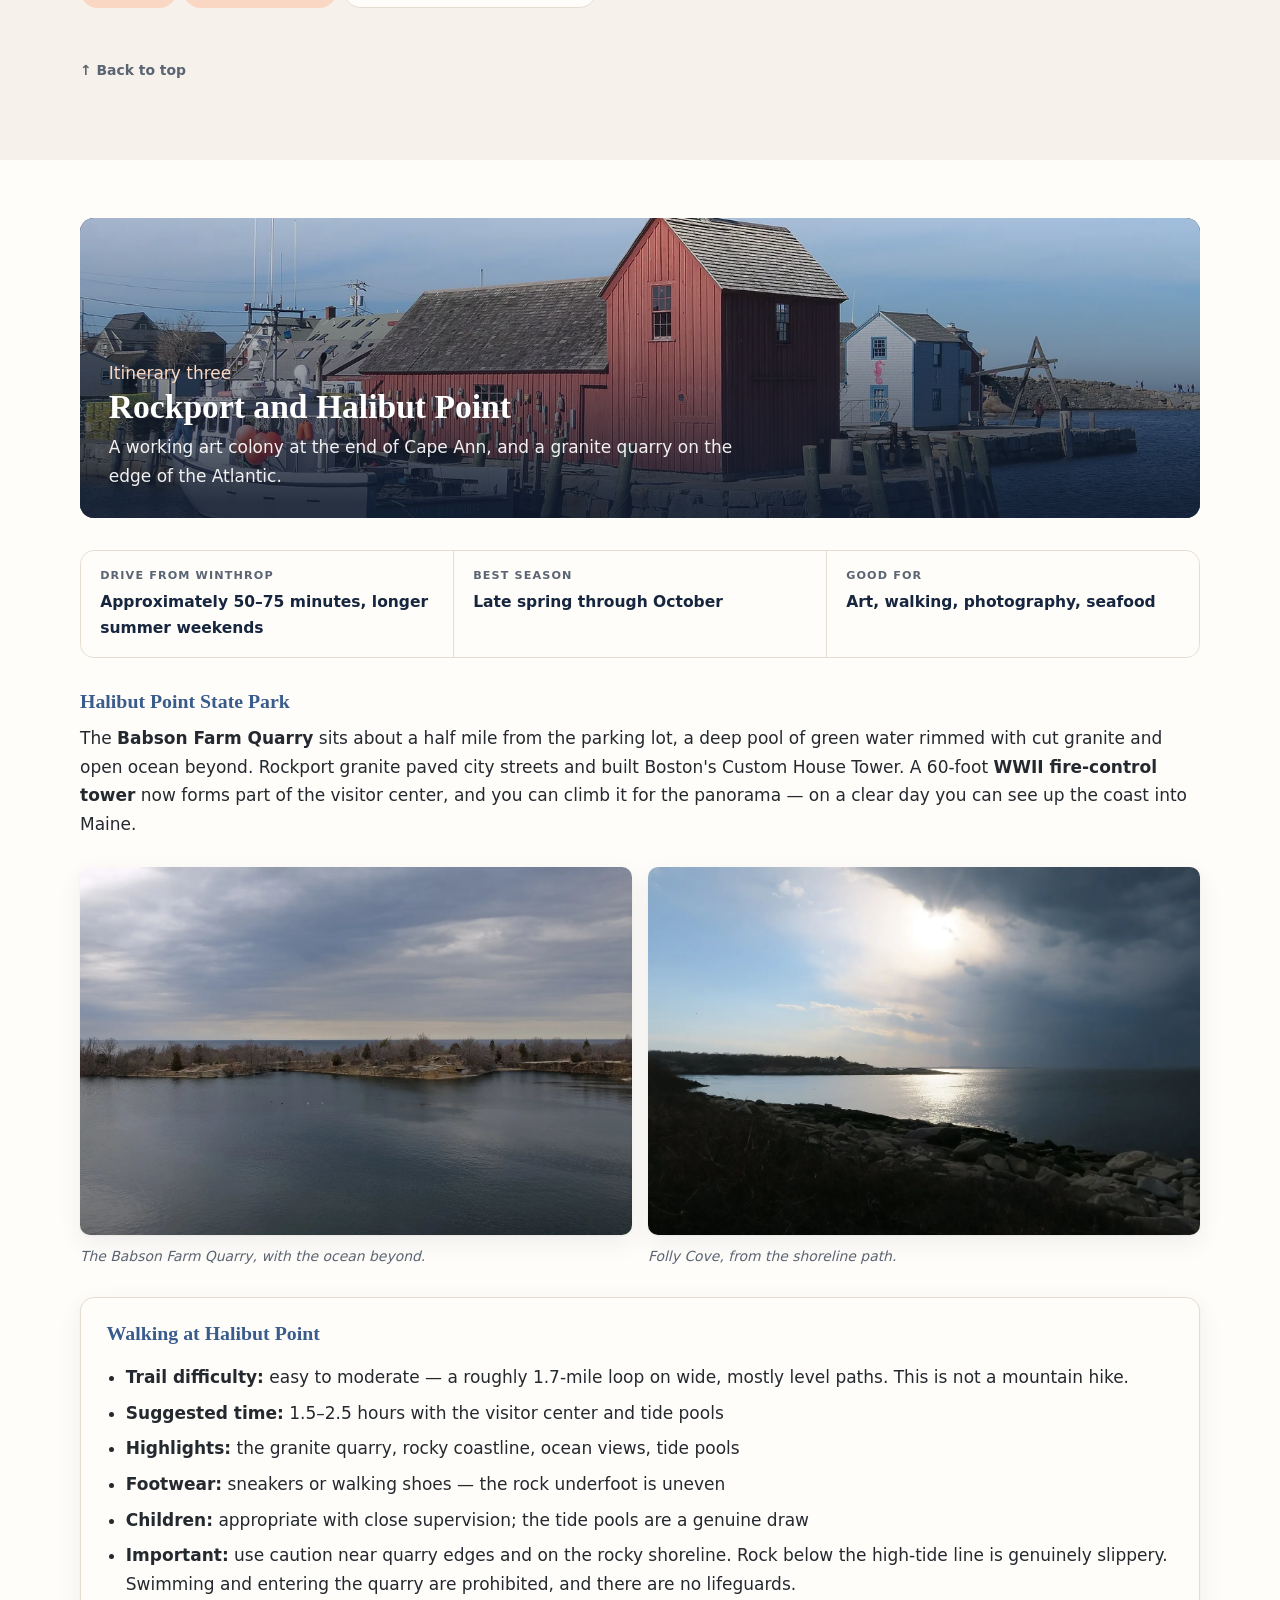
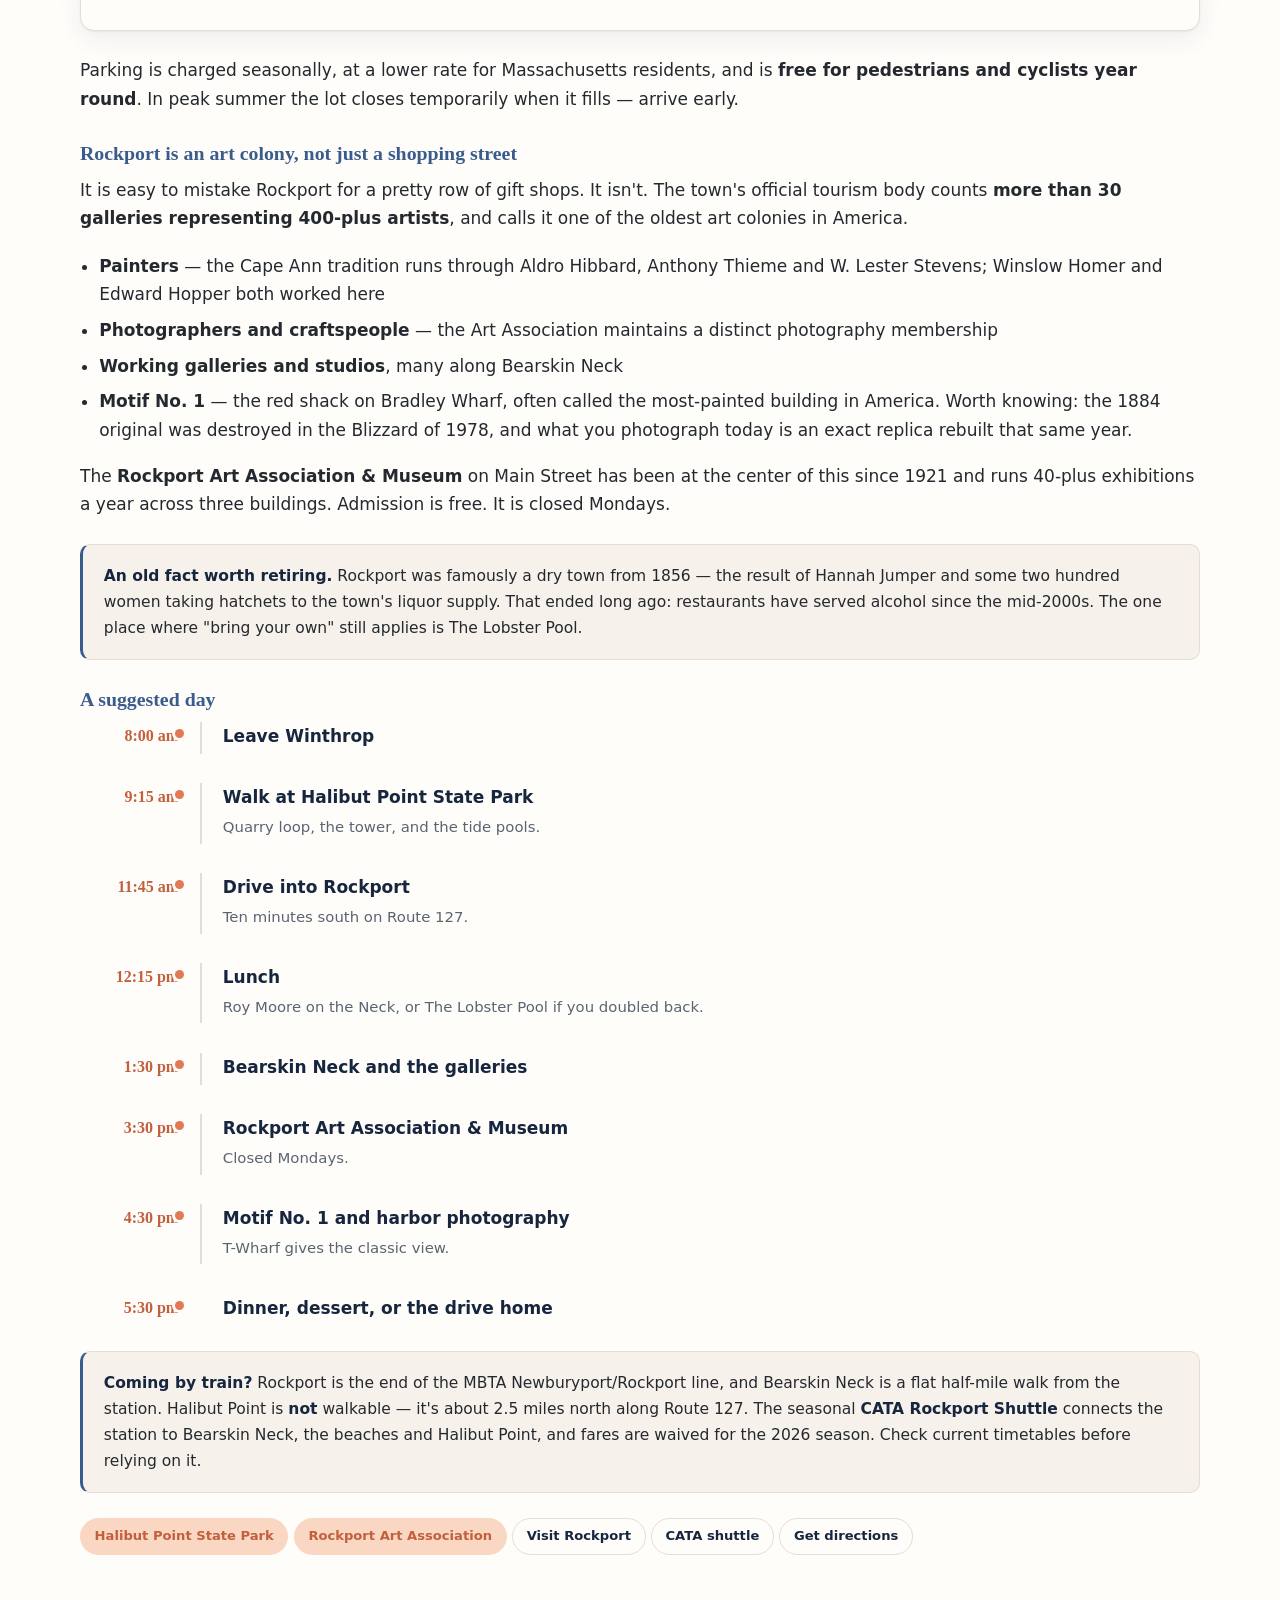
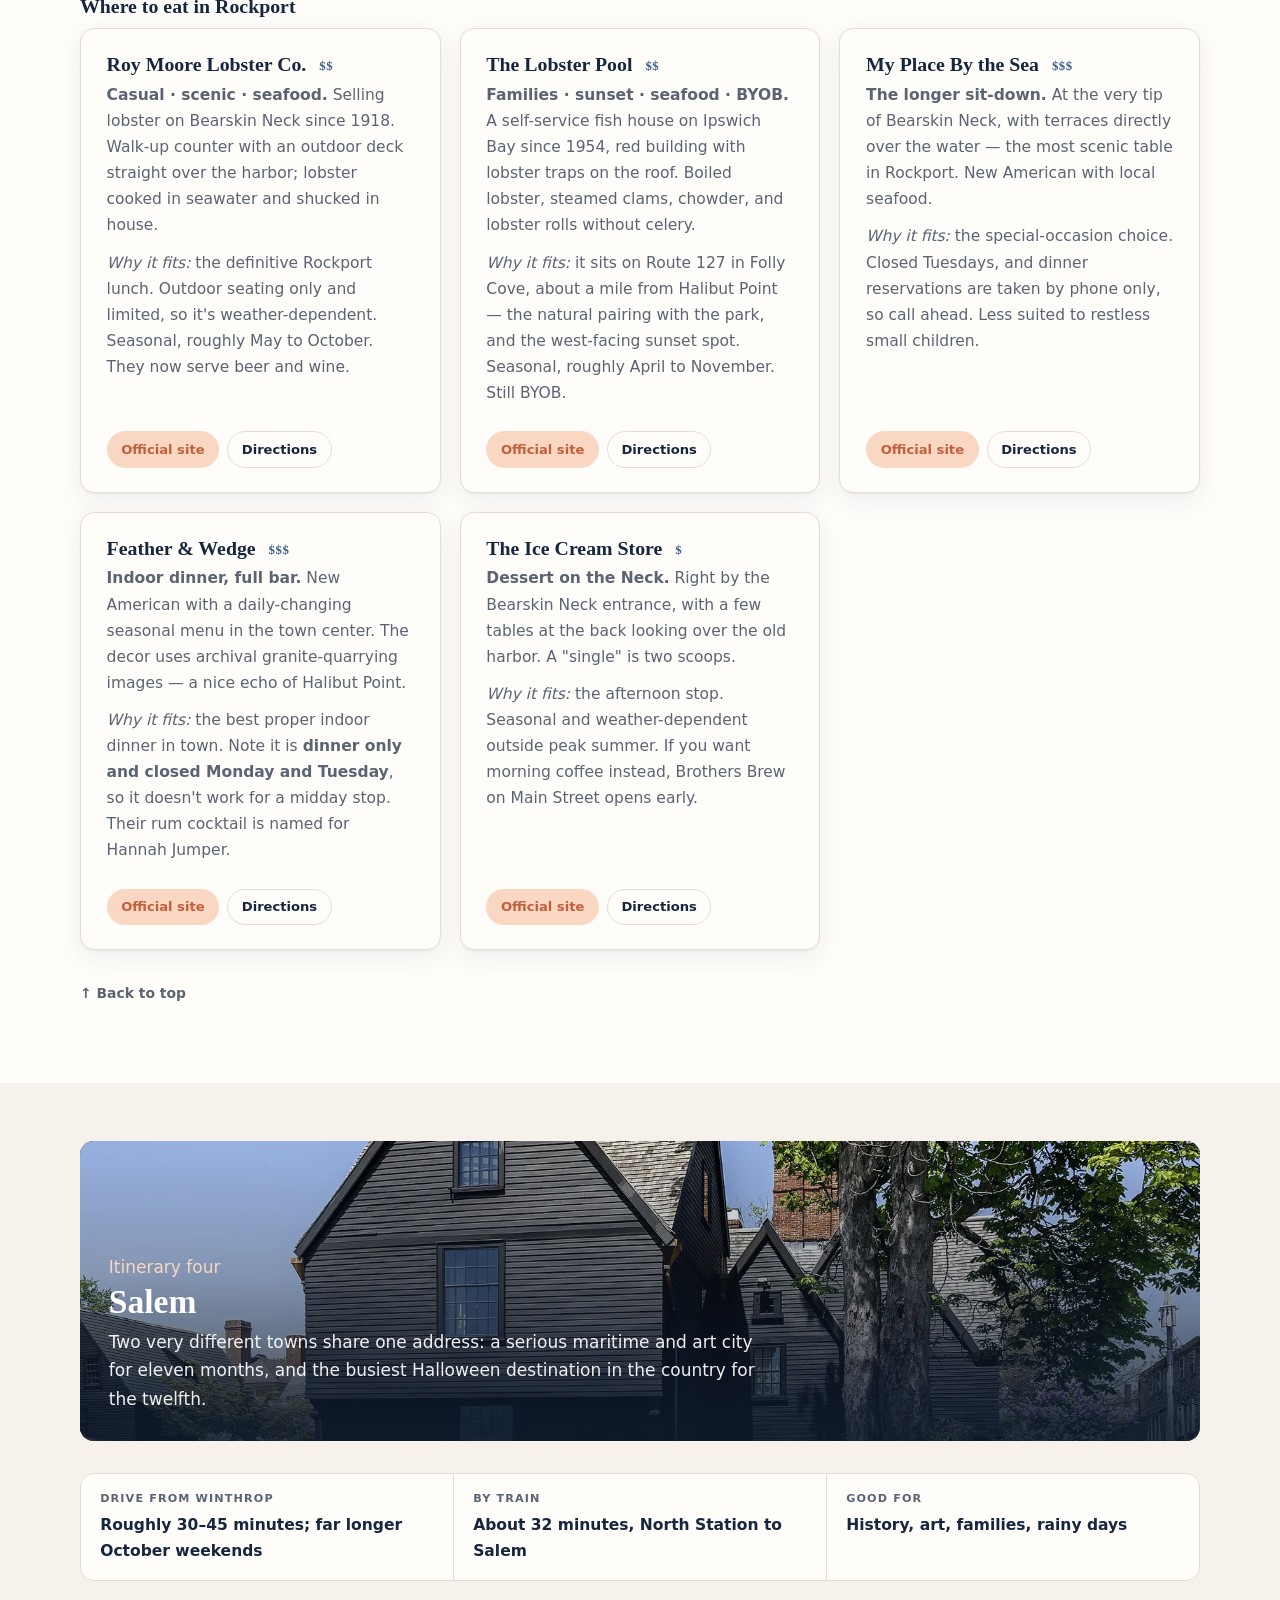
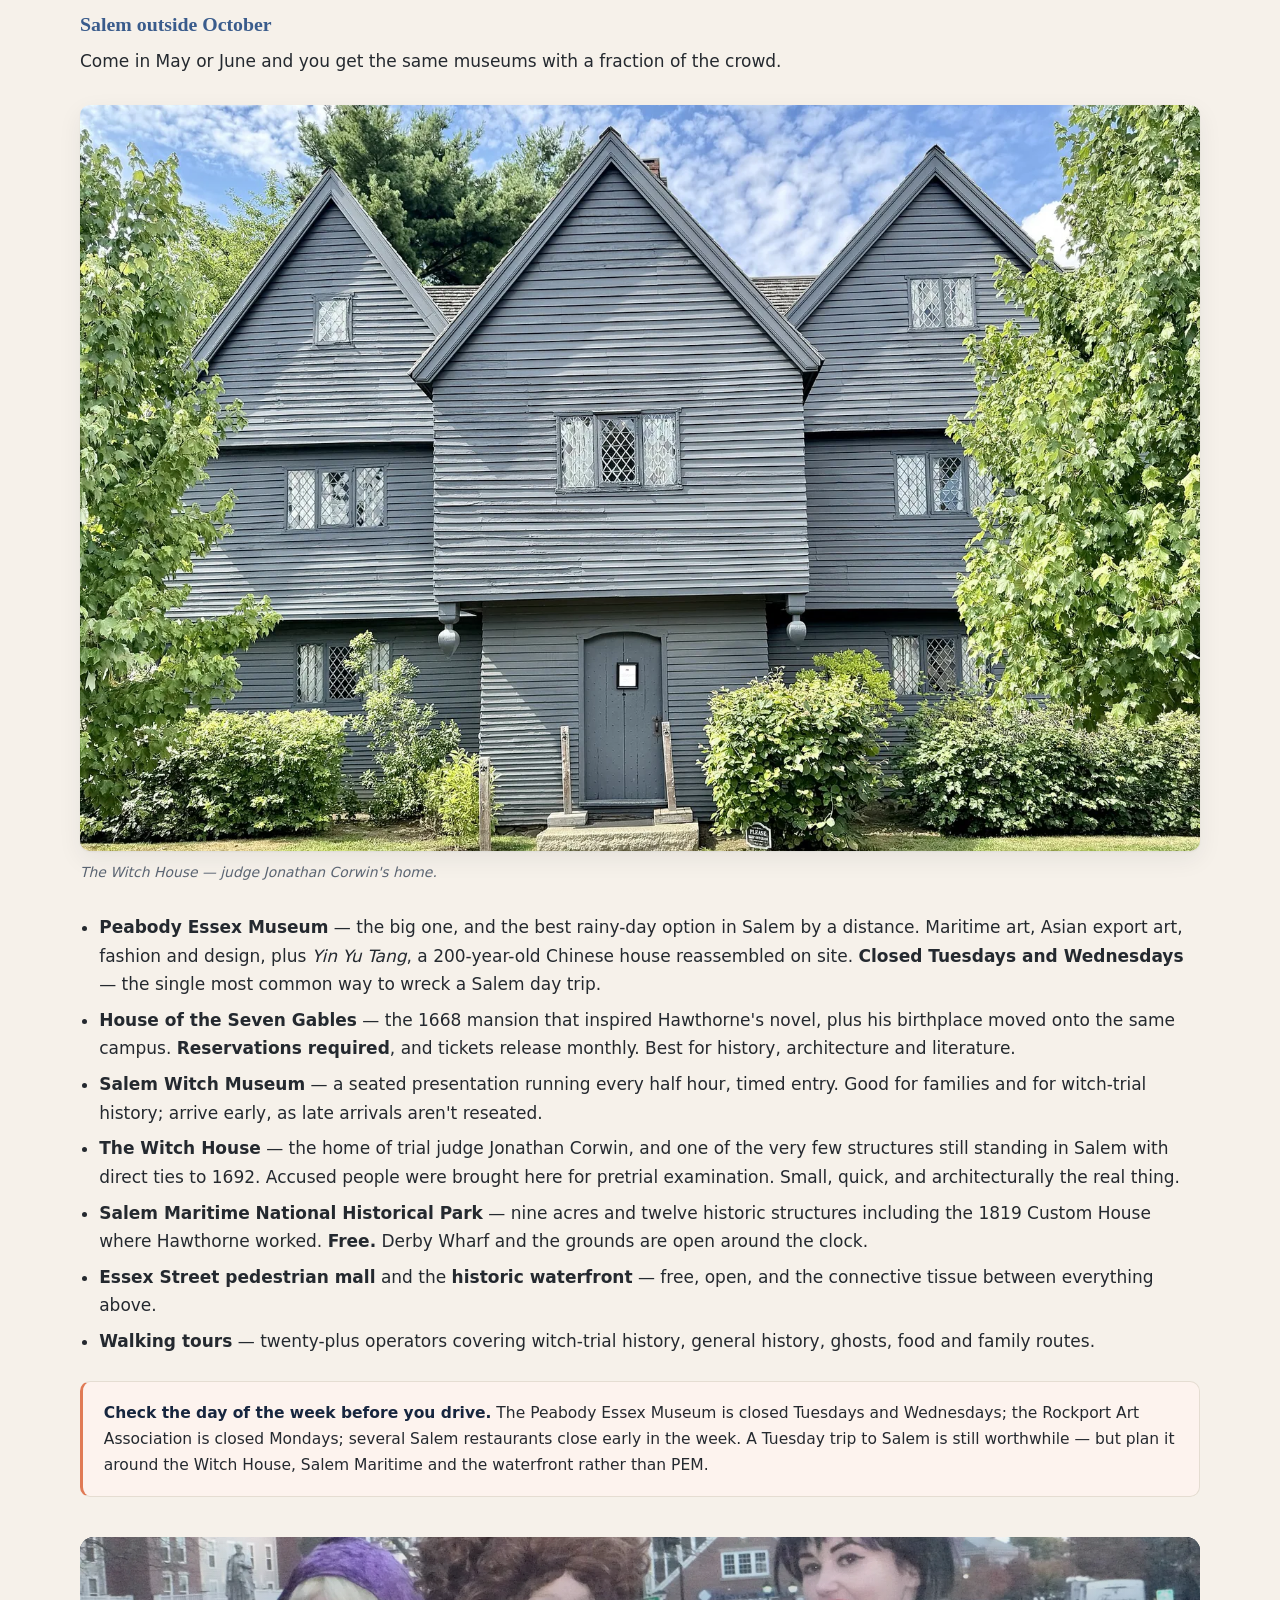
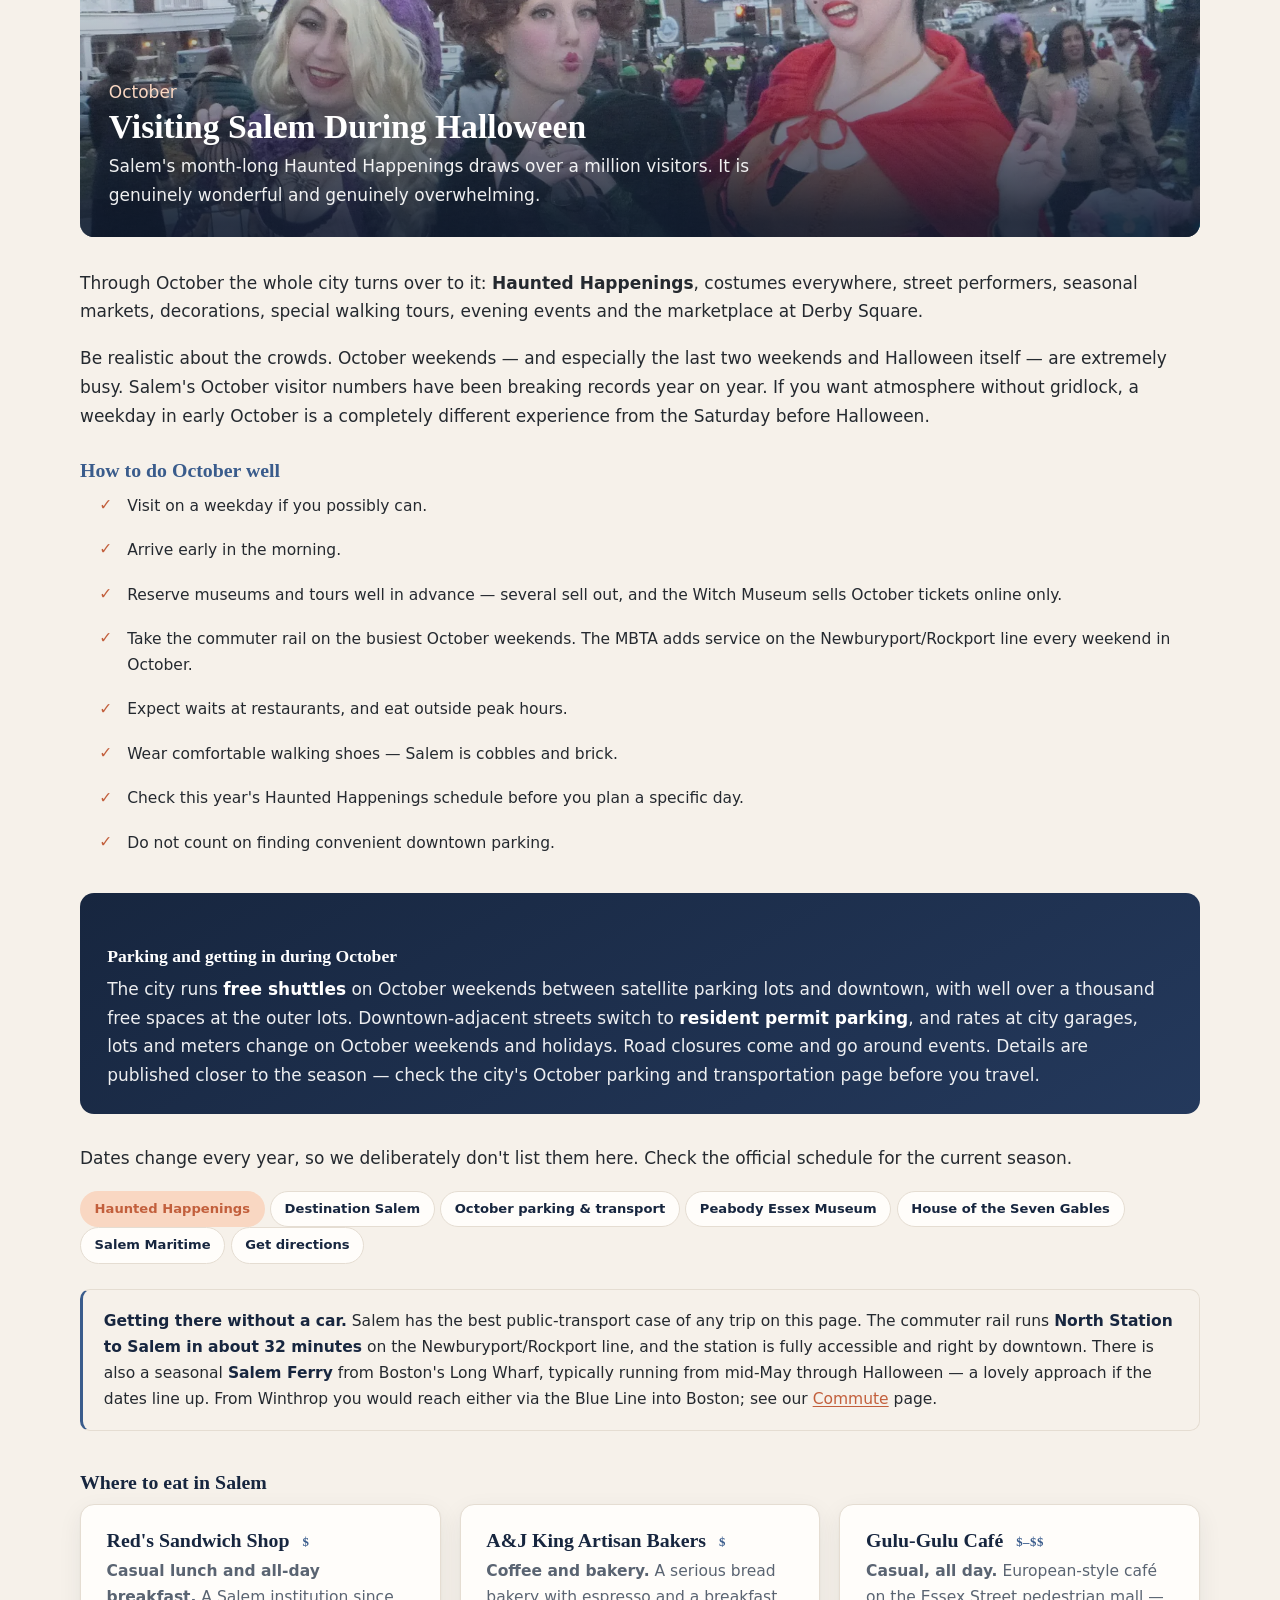
<file: day-trips.html>
<!DOCTYPE html>
<html lang="en">
<head>
<meta charset="utf-8">
<meta name="viewport" content="width=device-width, initial-scale=1">
<title>Best Day Trips from Winthrop, MA | Gloucester, Rockport, Salem &amp; More</title>
<meta name="description" content="Plan memorable day trips from Winthrop, Massachusetts, including Gloucester whale watching, Rockport and Halibut Point, Salem at Halloween, Crane Beach, historic houses, restaurants, and travel tips.">
<link rel="canonical" href="https://winthropsunrise.github.io/day-trips.html">
<meta property="og:type" content="article">
<meta property="og:title" content="Best Day Trips from Winthrop, MA">
<meta property="og:description" content="Gloucester whale watching, Rockport and Halibut Point, Salem at Halloween, Crane Beach and more &mdash; all within an easy drive of Winthrop.">
<meta property="og:image" content="https://winthropsunrise.github.io/images/day-trips/rockport-harbor.webp">
<meta property="og:url" content="https://winthropsunrise.github.io/day-trips.html">
<link rel="stylesheet" href="assets/css/style.css">
</head>
<body>

<a class="skip" href="#main">Skip to content</a>

<header class="site-header">
  <div class="wrap nav">
    <a class="brand" href="index.html"><span class="sun" aria-hidden="true"></span> Winthrop Sunrise</a>
    <button class="nav-toggle" aria-expanded="false" aria-controls="nav-links">Menu</button>
    <ul class="nav-links" id="nav-links">
      <li><a href="index.html">Home</a></li>
      <li><a href="restaurants.html">Restaurants</a></li>
      <li><a href="commute.html">Commute</a></li>
      <li><a href="attractions.html">Attractions</a></li>
      <li><a href="day-trips.html" aria-current="page">Day Trips</a></li>
      <li><a href="funfacts.html">Fun Facts</a></li>
    </ul>
  </div>
</header>

<main id="main">

  <!-- ============================ HERO ============================ -->
  <section class="hero">
    <img src="images/day-trips/rockport-harbor.webp" alt="Rockport Harbor on Cape Ann, with sailboats moored below clapboard houses and autumn trees" width="1800" height="1012">
    <div class="hero-inner wrap">
      <p class="kicker">North of Boston</p>
      <h1>Day Trips from Winthrop</h1>
      <p class="lede">Coastal towns, whale watching, beaches, art, history, and Halloween &mdash; all close enough for a memorable day away.</p>

      <dl class="trip-meta">
        <div><dt>Starting point</dt><dd>Winthrop, Massachusetts</dd></div>
        <div><dt>Typical drive</dt><dd>35&ndash;75 minutes</dd></div>
        <div><dt>Best transportation</dt><dd>Car for most trips</dd></div>
        <div><dt>Best seasons</dt><dd>Spring through fall</dd></div>
      </dl>
    </div>
  </section>

  <nav class="day-trip-nav" aria-label="Day trip sections">
    <div class="wrap">
      <ul>
        <li><a href="#gloucester">Gloucester</a></li>
        <li><a href="#beauport">Castles &amp; Houses</a></li>
        <li><a href="#rockport">Rockport</a></li>
        <li><a href="#salem">Salem</a></li>
        <li><a href="#crane-beach">Crane Beach</a></li>
        <li><a href="#more">More Trips</a></li>
      </ul>
    </div>
  </nav>

  <!-- ==================== CHOOSE YOUR DAY ==================== -->
  <section class="section">
    <div class="wrap">
      <div class="section-head">
        <p class="kicker">Start here</p>
        <h2>Choose your day</h2>
        <p>Tell us what you're in the mood for and we'll point you at the right trip.</p>
      </div>

      <div class="grid grid-3">
        <a class="trip-card" href="#gloucester">
          <span class="interest">Whales &amp; ocean wildlife</span>
          <span class="pick">Gloucester whale watching</span>
        </a>
        <a class="trip-card" href="#rockport">
          <span class="interest">Art &amp; coastal scenery</span>
          <span class="pick">Rockport and Halibut Point</span>
        </a>
        <a class="trip-card" href="#salem">
          <span class="interest">Halloween atmosphere</span>
          <span class="pick">Salem</span>
        </a>
        <a class="trip-card" href="#crane-beach">
          <span class="interest">Beach &amp; dunes</span>
          <span class="pick">Crane Beach, Ipswich</span>
        </a>
        <a class="trip-card" href="#beauport">
          <span class="interest">Architecture &amp; design</span>
          <span class="pick">Beauport and Hammond Castle</span>
        </a>
        <a class="trip-card" href="#gloucester">
          <span class="interest">Families with children</span>
          <span class="pick">Gloucester or Salem</span>
        </a>
        <a class="trip-card" href="#rockport">
          <span class="interest">Photography</span>
          <span class="pick">Rockport, Eastern Point, or Halibut Point</span>
        </a>
        <a class="trip-card" href="#salem">
          <span class="interest">Rainy-day activities</span>
          <span class="pick">Salem museums and historic houses</span>
        </a>
      </div>
    </div>
  </section>

  <!-- ==================== CAPE ANN NOTE ==================== -->
  <section class="section section-alt">
    <div class="wrap narrow">
      <div class="section-head">
        <p class="kicker">Before you go</p>
        <h2>A word about Cape Ann</h2>
      </div>
      <p>Gloucester and Rockport sit on the same peninsula, about fifteen minutes apart, so it is tempting to try to do everything in one go. Resist that.</p>

      <div class="planning-callout">
        <h3>Pick a theme, not a checklist</h3>
        <p>Cape Ann is best explored through themed itineraries. Choose whale watching and Gloucester Harbor, historic houses and castles, or Rockport and Halibut Point. Trying to include every attraction in one day will feel rushed.</p>
      </div>

      <p>Each of the itineraries below is built to stand on its own as a full, unhurried day. If you have two days on Cape Ann, do two of them properly rather than all three badly.</p>
    </div>
  </section>

  <!-- ==================== GLOUCESTER: WHALES ==================== -->
  <section class="section" id="gloucester">
    <div class="wrap">

      <div class="destination-hero">
        <img src="images/day-trips/gloucester-whale-watch.webp" alt="A humpback whale breaching clear of the water off the Massachusetts coast" loading="lazy" width="1600" height="907">
        <div class="dh-body">
          <p class="kicker">Itinerary one</p>
          <h2>Gloucester: whales and the harbor</h2>
          <p>America's oldest seaport, a working fishing fleet, and humpbacks feeding on Stellwagen Bank a few miles offshore.</p>
        </div>
      </div>

      <dl class="trip-meta">
        <div><dt>Drive from Winthrop</dt><dd>Approximately 45&ndash;90 minutes, depending on traffic</dd></div>
        <div><dt>Best season</dt><dd>Roughly mid-April to mid/late October</dd></div>
        <div><dt>Good for</dt><dd>Families, wildlife, seafood</dd></div>
      </dl>

      <div class="prose" style="margin-top:2rem;">
        <h3>What to see</h3>
        <ul>
          <li><strong>7 Seas Whale Watch</strong> &mdash; departs from Seven Seas Wharf on Rogers Street. Cruises run about <strong>3&ndash;4 hours</strong>.</li>
          <li><strong>Gloucester HarborWalk</strong> &mdash; a free, self-guided waterfront route marked by 42 granite story posts, each with a QR code that unlocks audio and video. Starts at St. Peter's Square.</li>
          <li><strong>The Fishermen's Memorial</strong> &mdash; the "Man at the Wheel" on Stacy Boulevard, unveiled in 1925 for the town's 300th anniversary. The plaques nearby name more than 5,000 Gloucester fishermen lost at sea since 1716.</li>
          <li><strong>Eastern Point and the Dog Bar Breakwater</strong> &mdash; a 2,250-foot granite jetty with open-ocean views. Please read the note below before you go.</li>
        </ul>

        <div class="photo-feature">
          <figure>
            <img src="images/day-trips/fishermens-memorial.webp" alt="The bronze Man at the Wheel statue on Stacy Boulevard, a fisherman in oilskins gripping a ship's wheel" loading="lazy" width="1200" height="1978">
            <figcaption>The Fishermen's Memorial on Stacy Boulevard.</figcaption>
          </figure>
          <figure>
            <img src="images/day-trips/eastern-point-lighthouse.webp" alt="Eastern Point Lighthouse seen at a distance across Gloucester Harbor, at the end of its low breakwater" loading="lazy" width="1600" height="900">
            <figcaption>Eastern Point Light, seen from across the harbor.</figcaption>
          </figure>
        </div>

        <div class="callout">
          <p><strong>Booking the cruise.</strong> Departure times vary by date rather than following a fixed daily timetable, so book ahead and confirm your departure time on your reservation. Bring layers and a warm jacket even in July, plus sunscreen and motion-sickness tablets if you're prone to it. Card machines don't work offshore &mdash; carry cash for the snack bar. Schedules vary by season; confirm current hours and reservation requirements on the official website.</p>
        </div>

        <h3>A suggested day</h3>
        <ol class="itinerary">
          <li class="itinerary-stop"><span class="time">8:00 am</span><span class="what"><strong>Leave Winthrop</strong><span class="detail">Allow extra time on summer weekends &mdash; Route 128 north backs up.</span></span></li>
          <li class="itinerary-stop"><span class="time">9:15 am</span><span class="what"><strong>Arrive in Gloucester and check in</strong><span class="detail">Coffee near Main Street before you board.</span></span></li>
          <li class="itinerary-stop"><span class="time">10:00 am</span><span class="what"><strong>7 Seas Whale Watch cruise</strong><span class="detail">Roughly three to four hours at sea.</span></span></li>
          <li class="itinerary-stop"><span class="time">2:00 pm</span><span class="what"><strong>Late lunch near the harbor</strong><span class="detail">Blue Collar Lobster is on the same wharf you sailed from.</span></span></li>
          <li class="itinerary-stop"><span class="time">3:30 pm</span><span class="what"><strong>HarborWalk and the Fishermen's Memorial</strong><span class="detail">An easy waterfront stroll to settle your sea legs.</span></span></li>
          <li class="itinerary-stop"><span class="time">5:00 pm</span><span class="what"><strong>Eastern Point and the breakwater</strong><span class="detail">Golden hour over the harbor mouth.</span></span></li>
          <li class="itinerary-stop"><span class="time">6:30 pm</span><span class="what"><strong>Dinner, or drive home</strong><span class="detail">About an hour back to Winthrop.</span></span></li>
        </ol>

        <h3 id="eastern-point">Eastern Point Lighthouse &mdash; please read</h3>
        <p>Eastern Point Light is one of Gloucester's iconic coastal sights, but it is <strong>not</strong> a place you can freely wander.</p>
        <ul>
          <li>The <strong>lighthouse tower, keeper's dwelling and the fenced station grounds are closed to the public</strong>. The light is an active aid to navigation operated by the U.S. Coast Guard. Please do not enter the fenced area.</li>
          <li>The <strong>Dog Bar Breakwater and the shoreline path are open</strong>, and walking the breakwater is the real reason to come.</li>
          <li>Eastern Point Boulevard is a <strong>private road through a residential neighborhood</strong>. Visitors are permitted through to the lighthouse parking area and the Mass Audubon sanctuary, but you are a guest &mdash; drive slowly, don't park in front of homes, and stay off private lawns.</li>
          <li><strong>Parking is very limited.</strong> The small lot is run by Mass Audubon for sanctuary visitors; members park free and non-members pay a daily vehicle fee. It fills quickly in summer, and parking at the gate is not permitted.</li>
          <li>The breakwater granite is <strong>uneven, gapped and slippery</strong>, with no railings. Wear sturdy closed shoes and skip it in high wind, storm surf, or icy conditions.</li>
        </ul>
        <p>Access rules can change. Please check the current guidance before you set out.</p>

        <p>
          <a class="btn-sm primary" href="https://www.7seaswhalewatch.com/" target="_blank" rel="noopener">7 Seas Whale Watch</a>
          <a class="btn-sm" href="https://harborwalk.gloucester-ma.gov/" target="_blank" rel="noopener">Gloucester HarborWalk</a>
          <a class="btn-sm" href="https://www.massaudubon.org/places-to-explore/wildlife-sanctuaries/eastern-point" target="_blank" rel="noopener">Eastern Point sanctuary</a>
          <a class="btn-sm" href="https://www.google.com/maps/dir/?api=1&amp;origin=Winthrop,+MA&amp;destination=Gloucester,+MA" target="_blank" rel="noopener">Get directions</a>
        </p>
      </div>

      <h3 style="margin-top:2.5rem;">Where to eat in Gloucester</h3>
      <div class="restaurant-grid">

        <article class="card">
          <h3>Blue Collar Lobster Co. <span class="price">$$</span></h3>
          <p><strong>Fast-casual seafood on the fish pier.</strong> Order at the window: lobster rolls, oysters, fried seafood, full bar. Picnic tables, dog-friendly, live music on summer weekends.</p>
          <p><em>Why it fits:</em> it shares an address with the whale watch dock, so it's the obvious stop the moment you step off the boat. Seasonal, roughly May to October.</p>
          <div class="actions">
            <a class="btn-sm primary" href="http://thegloucesterhouse.com/" target="_blank" rel="noopener">Gloucester House</a>
            <a class="btn-sm" href="https://www.google.com/maps/dir/?api=1&amp;origin=Winthrop,+MA&amp;destination=63+Rogers+St,+Gloucester,+MA" target="_blank" rel="noopener">Directions</a>
          </div>
        </article>

        <article class="card">
          <h3>Seaport Grille <span class="price">$$&ndash;$$$</span></h3>
          <p><strong>Seafood-forward American</strong> with Italian-inspired dishes, on two decks over the working harbor. Casual, but a step dressier than a clam shack.</p>
          <p><em>Why it fits:</em> walkable from Harbor Loop and the whale watch dock, and the nicest harbor-view sit-down downtown.</p>
          <div class="actions">
            <a class="btn-sm primary" href="https://seaportgrillegloucester.com/" target="_blank" rel="noopener">Official site</a>
            <a class="btn-sm" href="https://www.google.com/maps/dir/?api=1&amp;origin=Winthrop,+MA&amp;destination=6+Rowe+Square,+Gloucester,+MA" target="_blank" rel="noopener">Directions</a>
          </div>
        </article>

        <article class="card">
          <h3>The Causeway Restaurant <span class="price">$$</span></h3>
          <p><strong>Italian-American seafood</strong> and a local institution &mdash; enormous portions, famous chowder, zero pretense.</p>
          <p><em>Why it fits:</em> the locals' choice. No reservations and first-come, first-served, so expect a long wait at peak dinner. About two miles from the harbor, so you'll want the car.</p>
          <div class="actions">
            <a class="btn-sm primary" href="https://thecausewayrestaurant.com/" target="_blank" rel="noopener">Official site</a>
            <a class="btn-sm" href="https://www.google.com/maps/dir/?api=1&amp;origin=Winthrop,+MA&amp;destination=78+Essex+Ave,+Gloucester,+MA" target="_blank" rel="noopener">Directions</a>
          </div>
        </article>

        <article class="card">
          <h3>Mile Marker One <span class="price">$$</span></h3>
          <p><strong>Marina-side seafood and raw bar</strong> with panoramic Annisquam River views, fire pits and multiple decks. Resort-casual and family-friendly.</p>
          <p><em>Why it fits:</em> it serves <strong>weekend breakfast from 8am</strong> &mdash; the practical choice if you're driving up early for a morning cruise.</p>
          <div class="actions">
            <a class="btn-sm primary" href="https://capeannmarina.com/dining/" target="_blank" rel="noopener">Official site</a>
            <a class="btn-sm" href="https://www.google.com/maps/dir/?api=1&amp;origin=Winthrop,+MA&amp;destination=75+Essex+Ave,+Gloucester,+MA" target="_blank" rel="noopener">Directions</a>
          </div>
        </article>

        <article class="card">
          <h3>Source Bakery <span class="price">$&ndash;$$</span></h3>
          <p><strong>Morning coffee and scratch pastries</strong> just off Main Street, plus hot breakfast.</p>
          <p><em>Why it fits:</em> a proper breakfast before you board. Note it opens at 8am and is closed Monday and Tuesday, so it's tight for the earliest departures &mdash; check hours first.</p>
          <div class="actions">
            <a class="btn-sm primary" href="https://www.sourcebakery.com/" target="_blank" rel="noopener">Official site</a>
            <a class="btn-sm" href="https://www.google.com/maps/dir/?api=1&amp;origin=Winthrop,+MA&amp;destination=3+Duncan+St,+Gloucester,+MA" target="_blank" rel="noopener">Directions</a>
          </div>
        </article>

      </div>
      <p class="to-top"><a class="to-top" href="#main">&uarr; Back to top</a></p>
    </div>
  </section>

  <!-- ============ GLOUCESTER: BEAUPORT & HAMMOND CASTLE ============ -->
  <section class="section section-alt" id="beauport">
    <div class="wrap">

      <div class="destination-hero">
        <img src="images/day-trips/hammond-castle.webp" alt="The stone towers and buttressed walls of Hammond Castle rising above the Gloucester shoreline" loading="lazy" width="1600" height="1071">
        <div class="dh-body">
          <p class="kicker">Itinerary two</p>
          <h2>Beauport and Hammond Castle</h2>
          <p>A second, entirely different Gloucester day &mdash; interiors, invention, and two houses built by men with more imagination than restraint.</p>
        </div>
      </div>

      <dl class="trip-meta">
        <div><dt>Drive from Winthrop</dt><dd>Approximately 45&ndash;90 minutes, depending on traffic</dd></div>
        <div><dt>Best season</dt><dd>Late spring through autumn</dd></div>
        <div><dt>Good for</dt><dd>Architecture, design, history, rainy days</dd></div>
      </dl>

      <div class="photo-feature">
        <figure>
          <img src="images/day-trips/beauport.webp" alt="Beauport, the Sleeper-McCann House, a rambling shingle and stone house above Gloucester Harbor" loading="lazy" width="1600" height="1200">
          <figcaption>Beauport, above the harbor at Eastern Point.</figcaption>
        </figure>
        <figure>
          <img src="images/day-trips/gloucester-harbor.webp" alt="Fishing boats and a schooner moored in Gloucester Harbor with the town behind" loading="lazy" width="1600" height="1200">
          <figcaption>Gloucester Harbor, a short drive from both houses.</figcaption>
        </figure>
      </div>

      <div class="prose">
        <h3>Beauport, the Sleeper-McCann House</h3>
        <p>The summer home of <strong>Henry Davis Sleeper</strong>, one of America's first professional interior designers, begun in 1908 and expanded into a warren of <strong>56 rooms</strong> &mdash; each staged to evoke a different historical or literary theme. It is effectively a lifetime's collecting turned into architecture. A National Historic Landmark, now cared for by Historic New England.</p>
        <ul>
          <li>Interior design as the whole point &mdash; this is a house about rooms, not furniture</li>
          <li>Colorful and highly individual spaces, one opening into the next</li>
          <li>Decorative arts, glass, ceramics, folk art and architectural salvage</li>
          <li>Ocean views from a rock ledge above the harbor, and an Arts and Crafts landscape of garden "rooms"</li>
        </ul>
        <p><strong>Guided tours only</strong> &mdash; there is no self-guided wandering, and group sizes are limited. The standard house tour runs about an hour. Longer formats are offered, including a behind-the-scenes tour of passageways and closets normally closed to visitors.</p>

        <h3>Hammond Castle Museum</h3>
        <p>A medieval-style castle on the Gloucester shoreline, built roughly a century ago by the inventor <strong>John Hays Hammond Jr.</strong> The museum describes itself as STEAM-inspired, and the mix is genuinely odd in the best way: antiquities alongside early twentieth-century technology and Hammond's own inventions.</p>
        <ul>
          <li>Medieval-inspired architecture with stone interiors and a courtyard</li>
          <li>An important pipe organ</li>
          <li>Historic collections and architectural stonework throughout</li>
          <li>Ocean views, and a genuinely dramatic castle-like visit</li>
        </ul>

        <div class="callout callout-warn">
          <p><strong>Two rules that catch people out at Hammond Castle.</strong> Visitors arriving <strong>by personal vehicle must buy admission in advance online</strong> &mdash; those arriving on foot, by bicycle, rideshare or public transport may buy walk-in admission. And <strong>street parking is no longer permitted on Hesperus Avenue</strong>; the museum lot is small, so arrive early.</p>
        </div>

        <h3>A suggested day</h3>
        <ol class="itinerary">
          <li class="itinerary-stop"><span class="time">Morning</span><span class="what"><strong>Tour Beauport</strong><span class="detail">Book ahead; tours are guided and capped.</span></span></li>
          <li class="itinerary-stop"><span class="time">Lunch</span><span class="what"><strong>A Gloucester restaurant</strong><span class="detail">Any of the harbor spots above.</span></span></li>
          <li class="itinerary-stop"><span class="time">Afternoon</span><span class="what"><strong>Hammond Castle Museum</strong><span class="detail">Buy tickets in advance if you're driving.</span></span></li>
          <li class="itinerary-stop"><span class="time">Late afternoon</span><span class="what"><strong>A coastal view, or back to the harbor</strong><span class="detail">Hesperus Avenue is a lovely drive in itself.</span></span></li>
          <li class="itinerary-stop"><span class="time">Evening</span><span class="what"><strong>Dinner, or return to Winthrop</strong></span></li>
        </ol>

        <div class="planning-callout">
          <h3>Reserve ahead</h3>
          <p>Beauport and Hammond Castle have seasonal schedules, tour requirements, and limited operating hours. Confirm current admission and tour availability before leaving Winthrop.</p>
        </div>

        <p>
          <a class="btn-sm primary" href="https://www.historicnewengland.org/property/beauport-sleeper-mccann-house/" target="_blank" rel="noopener">Beauport</a>
          <a class="btn-sm primary" href="https://hammondcastle.org/" target="_blank" rel="noopener">Hammond Castle</a>
          <a class="btn-sm" href="https://www.google.com/maps/dir/?api=1&amp;origin=Winthrop,+MA&amp;destination=80+Hesperus+Ave,+Gloucester,+MA" target="_blank" rel="noopener">Directions to Hammond Castle</a>
        </p>
      </div>
      <p><a class="to-top" href="#main">&uarr; Back to top</a></p>
    </div>
  </section>

  <!-- ==================== ROCKPORT ==================== -->
  <section class="section" id="rockport">
    <div class="wrap">

      <div class="destination-hero">
        <img src="images/day-trips/motif-number-one.webp" alt="Motif Number 1, the red fishing shack on Bradley Wharf in Rockport, with a lobster boat alongside" loading="lazy" width="1600" height="1067">
        <div class="dh-body">
          <p class="kicker">Itinerary three</p>
          <h2>Rockport and Halibut Point</h2>
          <p>A working art colony at the end of Cape Ann, and a granite quarry on the edge of the Atlantic.</p>
        </div>
      </div>

      <dl class="trip-meta">
        <div><dt>Drive from Winthrop</dt><dd>Approximately 50&ndash;75 minutes, longer summer weekends</dd></div>
        <div><dt>Best season</dt><dd>Late spring through October</dd></div>
        <div><dt>Good for</dt><dd>Art, walking, photography, seafood</dd></div>
      </dl>

      <div class="prose" style="margin-top:2rem;">
        <h3>Halibut Point State Park</h3>
        <p>The <strong>Babson Farm Quarry</strong> sits about a half mile from the parking lot, a deep pool of green water rimmed with cut granite and open ocean beyond. Rockport granite paved city streets and built Boston's Custom House Tower. A 60-foot <strong>WWII fire-control tower</strong> now forms part of the visitor center, and you can climb it for the panorama &mdash; on a clear day you can see up the coast into Maine.</p>

        <div class="photo-feature">
          <figure>
            <img src="images/day-trips/halibut-point.webp" alt="The water-filled Babson Farm granite quarry at Halibut Point, with the Atlantic on the horizon" loading="lazy" width="1600" height="1175">
            <figcaption>The Babson Farm Quarry, with the ocean beyond.</figcaption>
          </figure>
          <figure>
            <img src="images/day-trips/halibut-point-coast.webp" alt="The rocky shoreline at Folly Cove seen from Halibut Point State Park under a bright sky" loading="lazy" width="1400" height="933">
            <figcaption>Folly Cove, from the shoreline path.</figcaption>
          </figure>
        </div>

        <div class="card" style="margin:1.6rem 0;">
          <h3 style="margin-top:0;">Walking at Halibut Point</h3>
          <ul style="margin-bottom:0;">
            <li><strong>Trail difficulty:</strong> easy to moderate &mdash; a roughly 1.7-mile loop on wide, mostly level paths. This is not a mountain hike.</li>
            <li><strong>Suggested time:</strong> 1.5&ndash;2.5 hours with the visitor center and tide pools</li>
            <li><strong>Highlights:</strong> the granite quarry, rocky coastline, ocean views, tide pools</li>
            <li><strong>Footwear:</strong> sneakers or walking shoes &mdash; the rock underfoot is uneven</li>
            <li><strong>Children:</strong> appropriate with close supervision; the tide pools are a genuine draw</li>
            <li><strong>Important:</strong> use caution near quarry edges and on the rocky shoreline. Rock below the high-tide line is genuinely slippery. Swimming and entering the quarry are prohibited, and there are no lifeguards.</li>
          </ul>
        </div>

        <p>Parking is charged seasonally, at a lower rate for Massachusetts residents, and is <strong>free for pedestrians and cyclists year round</strong>. In peak summer the lot closes temporarily when it fills &mdash; arrive early.</p>

        <h3>Rockport is an art colony, not just a shopping street</h3>
        <p>It is easy to mistake Rockport for a pretty row of gift shops. It isn't. The town's official tourism body counts <strong>more than 30 galleries representing 400-plus artists</strong>, and calls it one of the oldest art colonies in America.</p>
        <ul>
          <li><strong>Painters</strong> &mdash; the Cape Ann tradition runs through Aldro Hibbard, Anthony Thieme and W. Lester Stevens; Winslow Homer and Edward Hopper both worked here</li>
          <li><strong>Photographers and craftspeople</strong> &mdash; the Art Association maintains a distinct photography membership</li>
          <li><strong>Working galleries and studios</strong>, many along Bearskin Neck</li>
          <li><strong>Motif No. 1</strong> &mdash; the red shack on Bradley Wharf, often called the most-painted building in America. Worth knowing: the 1884 original was destroyed in the Blizzard of 1978, and what you photograph today is an exact replica rebuilt that same year.</li>
        </ul>
        <p>The <strong>Rockport Art Association &amp; Museum</strong> on Main Street has been at the center of this since 1921 and runs 40-plus exhibitions a year across three buildings. Admission is free. It is closed Mondays.</p>

        <div class="callout">
          <p><strong>An old fact worth retiring.</strong> Rockport was famously a dry town from 1856 &mdash; the result of Hannah Jumper and some two hundred women taking hatchets to the town's liquor supply. That ended long ago: restaurants have served alcohol since the mid-2000s. The one place where "bring your own" still applies is The Lobster Pool.</p>
        </div>

        <h3>A suggested day</h3>
        <ol class="itinerary">
          <li class="itinerary-stop"><span class="time">8:00 am</span><span class="what"><strong>Leave Winthrop</strong></span></li>
          <li class="itinerary-stop"><span class="time">9:15 am</span><span class="what"><strong>Walk at Halibut Point State Park</strong><span class="detail">Quarry loop, the tower, and the tide pools.</span></span></li>
          <li class="itinerary-stop"><span class="time">11:45 am</span><span class="what"><strong>Drive into Rockport</strong><span class="detail">Ten minutes south on Route 127.</span></span></li>
          <li class="itinerary-stop"><span class="time">12:15 pm</span><span class="what"><strong>Lunch</strong><span class="detail">Roy Moore on the Neck, or The Lobster Pool if you doubled back.</span></span></li>
          <li class="itinerary-stop"><span class="time">1:30 pm</span><span class="what"><strong>Bearskin Neck and the galleries</strong></span></li>
          <li class="itinerary-stop"><span class="time">3:30 pm</span><span class="what"><strong>Rockport Art Association &amp; Museum</strong><span class="detail">Closed Mondays.</span></span></li>
          <li class="itinerary-stop"><span class="time">4:30 pm</span><span class="what"><strong>Motif No. 1 and harbor photography</strong><span class="detail">T-Wharf gives the classic view.</span></span></li>
          <li class="itinerary-stop"><span class="time">5:30 pm</span><span class="what"><strong>Dinner, dessert, or the drive home</strong></span></li>
        </ol>

        <div class="callout">
          <p><strong>Coming by train?</strong> Rockport is the end of the MBTA Newburyport/Rockport line, and Bearskin Neck is a flat half-mile walk from the station. Halibut Point is <strong>not</strong> walkable &mdash; it's about 2.5 miles north along Route 127. The seasonal <strong>CATA Rockport Shuttle</strong> connects the station to Bearskin Neck, the beaches and Halibut Point, and fares are waived for the 2026 season. Check current timetables before relying on it.</p>
        </div>

        <p>
          <a class="btn-sm primary" href="https://www.mass.gov/locations/halibut-point-state-park" target="_blank" rel="noopener">Halibut Point State Park</a>
          <a class="btn-sm primary" href="https://www.rockportartassn.org/" target="_blank" rel="noopener">Rockport Art Association</a>
          <a class="btn-sm" href="https://rockportusa.com/" target="_blank" rel="noopener">Visit Rockport</a>
          <a class="btn-sm" href="https://www.rockportshuttle.com/" target="_blank" rel="noopener">CATA shuttle</a>
          <a class="btn-sm" href="https://www.google.com/maps/dir/?api=1&amp;origin=Winthrop,+MA&amp;destination=Halibut+Point+State+Park,+Rockport,+MA" target="_blank" rel="noopener">Get directions</a>
        </p>
      </div>

      <h3 style="margin-top:2.5rem;">Where to eat in Rockport</h3>
      <div class="restaurant-grid">

        <article class="card">
          <h3>Roy Moore Lobster Co. <span class="price">$$</span></h3>
          <p><strong>Casual &middot; scenic &middot; seafood.</strong> Selling lobster on Bearskin Neck since 1918. Walk-up counter with an outdoor deck straight over the harbor; lobster cooked in seawater and shucked in house.</p>
          <p><em>Why it fits:</em> the definitive Rockport lunch. Outdoor seating only and limited, so it's weather-dependent. Seasonal, roughly May to October. They now serve beer and wine.</p>
          <div class="actions">
            <a class="btn-sm primary" href="https://www.roymoorelobster.com/" target="_blank" rel="noopener">Official site</a>
            <a class="btn-sm" href="https://www.google.com/maps/dir/?api=1&amp;origin=Winthrop,+MA&amp;destination=39+Bearskin+Neck,+Rockport,+MA" target="_blank" rel="noopener">Directions</a>
          </div>
        </article>

        <article class="card">
          <h3>The Lobster Pool <span class="price">$$</span></h3>
          <p><strong>Families &middot; sunset &middot; seafood &middot; BYOB.</strong> A self-service fish house on Ipswich Bay since 1954, red building with lobster traps on the roof. Boiled lobster, steamed clams, chowder, and lobster rolls without celery.</p>
          <p><em>Why it fits:</em> it sits on Route 127 in Folly Cove, about a mile from Halibut Point &mdash; the natural pairing with the park, and the west-facing sunset spot. Seasonal, roughly April to November. Still BYOB.</p>
          <div class="actions">
            <a class="btn-sm primary" href="https://www.thelobsterpool.com/" target="_blank" rel="noopener">Official site</a>
            <a class="btn-sm" href="https://www.google.com/maps/dir/?api=1&amp;origin=Winthrop,+MA&amp;destination=329+Granite+St,+Rockport,+MA" target="_blank" rel="noopener">Directions</a>
          </div>
        </article>

        <article class="card">
          <h3>My Place By the Sea <span class="price">$$$</span></h3>
          <p><strong>The longer sit-down.</strong> At the very tip of Bearskin Neck, with terraces directly over the water &mdash; the most scenic table in Rockport. New American with local seafood.</p>
          <p><em>Why it fits:</em> the special-occasion choice. Closed Tuesdays, and dinner reservations are taken by phone only, so call ahead. Less suited to restless small children.</p>
          <div class="actions">
            <a class="btn-sm primary" href="https://www.myplacebythesea.com/" target="_blank" rel="noopener">Official site</a>
            <a class="btn-sm" href="https://www.google.com/maps/dir/?api=1&amp;origin=Winthrop,+MA&amp;destination=68+Bearskin+Neck,+Rockport,+MA" target="_blank" rel="noopener">Directions</a>
          </div>
        </article>

        <article class="card">
          <h3>Feather &amp; Wedge <span class="price">$$$</span></h3>
          <p><strong>Indoor dinner, full bar.</strong> New American with a daily-changing seasonal menu in the town center. The decor uses archival granite-quarrying images &mdash; a nice echo of Halibut Point.</p>
          <p><em>Why it fits:</em> the best proper indoor dinner in town. Note it is <strong>dinner only and closed Monday and Tuesday</strong>, so it doesn't work for a midday stop. Their rum cocktail is named for Hannah Jumper.</p>
          <div class="actions">
            <a class="btn-sm primary" href="https://www.featherandwedge.com/" target="_blank" rel="noopener">Official site</a>
            <a class="btn-sm" href="https://www.google.com/maps/dir/?api=1&amp;origin=Winthrop,+MA&amp;destination=5+Main+St,+Rockport,+MA" target="_blank" rel="noopener">Directions</a>
          </div>
        </article>

        <article class="card">
          <h3>The Ice Cream Store <span class="price">$</span></h3>
          <p><strong>Dessert on the Neck.</strong> Right by the Bearskin Neck entrance, with a few tables at the back looking over the old harbor. A "single" is two scoops.</p>
          <p><em>Why it fits:</em> the afternoon stop. Seasonal and weather-dependent outside peak summer. If you want morning coffee instead, Brothers Brew on Main Street opens early.</p>
          <div class="actions">
            <a class="btn-sm primary" href="https://www.rockporticecream.com/the-ice-cream-store" target="_blank" rel="noopener">Official site</a>
            <a class="btn-sm" href="https://www.google.com/maps/dir/?api=1&amp;origin=Winthrop,+MA&amp;destination=14+Bearskin+Neck,+Rockport,+MA" target="_blank" rel="noopener">Directions</a>
          </div>
        </article>

      </div>
      <p><a class="to-top" href="#main">&uarr; Back to top</a></p>
    </div>
  </section>

  <!-- ==================== SALEM ==================== -->
  <section class="section section-alt" id="salem">
    <div class="wrap">

      <div class="destination-hero">
        <img src="images/day-trips/salem-historic.webp" alt="The dark gabled facade of the House of the Seven Gables in Salem, framed by trees and lilacs" loading="lazy" width="1600" height="1097">
        <div class="dh-body">
          <p class="kicker">Itinerary four</p>
          <h2>Salem</h2>
          <p>Two very different towns share one address: a serious maritime and art city for eleven months, and the busiest Halloween destination in the country for the twelfth.</p>
        </div>
      </div>

      <dl class="trip-meta">
        <div><dt>Drive from Winthrop</dt><dd>Roughly 30&ndash;45 minutes; far longer October weekends</dd></div>
        <div><dt>By train</dt><dd>About 32 minutes, North Station to Salem</dd></div>
        <div><dt>Good for</dt><dd>History, art, families, rainy days</dd></div>
      </dl>

      <div class="prose" style="margin-top:2rem;">
        <h3>Salem outside October</h3>
        <p>Come in May or June and you get the same museums with a fraction of the crowd.</p>

        <div class="photo-feature">
          <figure>
            <img src="images/day-trips/salem-witch-house.webp" alt="The Witch House in Salem, a steep-gabled dark grey First Period timber house" loading="lazy" width="1600" height="1200">
            <figcaption>The Witch House &mdash; judge Jonathan Corwin's home.</figcaption>
          </figure>
        </div>

        <ul>
          <li><strong>Peabody Essex Museum</strong> &mdash; the big one, and the best rainy-day option in Salem by a distance. Maritime art, Asian export art, fashion and design, plus <em>Yin Yu Tang</em>, a 200-year-old Chinese house reassembled on site. <strong>Closed Tuesdays and Wednesdays</strong> &mdash; the single most common way to wreck a Salem day trip.</li>
          <li><strong>House of the Seven Gables</strong> &mdash; the 1668 mansion that inspired Hawthorne's novel, plus his birthplace moved onto the same campus. <strong>Reservations required</strong>, and tickets release monthly. Best for history, architecture and literature.</li>
          <li><strong>Salem Witch Museum</strong> &mdash; a seated presentation running every half hour, timed entry. Good for families and for witch-trial history; arrive early, as late arrivals aren't reseated.</li>
          <li><strong>The Witch House</strong> &mdash; the home of trial judge Jonathan Corwin, and one of the very few structures still standing in Salem with direct ties to 1692. Accused people were brought here for pretrial examination. Small, quick, and architecturally the real thing.</li>
          <li><strong>Salem Maritime National Historical Park</strong> &mdash; nine acres and twelve historic structures including the 1819 Custom House where Hawthorne worked. <strong>Free.</strong> Derby Wharf and the grounds are open around the clock.</li>
          <li><strong>Essex Street pedestrian mall</strong> and the <strong>historic waterfront</strong> &mdash; free, open, and the connective tissue between everything above.</li>
          <li><strong>Walking tours</strong> &mdash; twenty-plus operators covering witch-trial history, general history, ghosts, food and family routes.</li>
        </ul>

        <div class="callout callout-warn">
          <p><strong>Check the day of the week before you drive.</strong> The Peabody Essex Museum is closed Tuesdays and Wednesdays; the Rockport Art Association is closed Mondays; several Salem restaurants close early in the week. A Tuesday trip to Salem is still worthwhile &mdash; but plan it around the Witch House, Salem Maritime and the waterfront rather than PEM.</p>
        </div>
      </div>

      <div class="destination-hero" style="margin-top:2.5rem;">
        <img src="images/day-trips/salem-halloween.webp" alt="Costumed visitors on a crowded Salem street during the October Haunted Happenings season" loading="lazy" width="1600" height="1200">
        <div class="dh-body">
          <p class="kicker">October</p>
          <h2>Visiting Salem During Halloween</h2>
          <p>Salem's month-long Haunted Happenings draws over a million visitors. It is genuinely wonderful and genuinely overwhelming.</p>
        </div>
      </div>

      <div class="prose">
        <p>Through October the whole city turns over to it: <strong>Haunted Happenings</strong>, costumes everywhere, street performers, seasonal markets, decorations, special walking tours, evening events and the marketplace at Derby Square.</p>

        <p>Be realistic about the crowds. October weekends &mdash; and especially the last two weekends and Halloween itself &mdash; are extremely busy. Salem's October visitor numbers have been breaking records year on year. If you want atmosphere without gridlock, a weekday in early October is a completely different experience from the Saturday before Halloween.</p>

        <h3>How to do October well</h3>
        <ul class="tips">
          <li>Visit on a weekday if you possibly can.</li>
          <li>Arrive early in the morning.</li>
          <li>Reserve museums and tours well in advance &mdash; several sell out, and the Witch Museum sells October tickets online only.</li>
          <li>Take the commuter rail on the busiest October weekends. The MBTA adds service on the Newburyport/Rockport line every weekend in October.</li>
          <li>Expect waits at restaurants, and eat outside peak hours.</li>
          <li>Wear comfortable walking shoes &mdash; Salem is cobbles and brick.</li>
          <li>Check this year's Haunted Happenings schedule before you plan a specific day.</li>
          <li>Do not count on finding convenient downtown parking.</li>
        </ul>

        <div class="planning-callout">
          <h3>Parking and getting in during October</h3>
          <p>The city runs <strong>free shuttles</strong> on October weekends between satellite parking lots and downtown, with well over a thousand free spaces at the outer lots. Downtown-adjacent streets switch to <strong>resident permit parking</strong>, and rates at city garages, lots and meters change on October weekends and holidays. Road closures come and go around events. Details are published closer to the season &mdash; check the city's October parking and transportation page before you travel.</p>
        </div>

        <p>Dates change every year, so we deliberately don't list them here. Check the official schedule for the current season.</p>

        <p>
          <a class="btn-sm primary" href="https://www.hauntedhappenings.org/" target="_blank" rel="noopener">Haunted Happenings</a>
          <a class="btn-sm" href="https://www.salem.org/" target="_blank" rel="noopener">Destination Salem</a>
          <a class="btn-sm" href="https://www.salemma.gov/363/October-Parking-Transportation" target="_blank" rel="noopener">October parking &amp; transport</a>
          <a class="btn-sm" href="https://www.pem.org/" target="_blank" rel="noopener">Peabody Essex Museum</a>
          <a class="btn-sm" href="https://7gables.org/" target="_blank" rel="noopener">House of the Seven Gables</a>
          <a class="btn-sm" href="https://www.nps.gov/sama/" target="_blank" rel="noopener">Salem Maritime</a>
          <a class="btn-sm" href="https://www.google.com/maps/dir/?api=1&amp;origin=Winthrop,+MA&amp;destination=Salem,+MA" target="_blank" rel="noopener">Get directions</a>
        </p>

        <div class="callout">
          <p><strong>Getting there without a car.</strong> Salem has the best public-transport case of any trip on this page. The commuter rail runs <strong>North Station to Salem in about 32 minutes</strong> on the Newburyport/Rockport line, and the station is fully accessible and right by downtown. There is also a seasonal <strong>Salem Ferry</strong> from Boston's Long Wharf, typically running from mid-May through Halloween &mdash; a lovely approach if the dates line up. From Winthrop you would reach either via the Blue Line into Boston; see our <a href="commute.html">Commute</a> page.</p>
        </div>
      </div>

      <h3 style="margin-top:2.5rem;">Where to eat in Salem</h3>
      <div class="restaurant-grid">

        <article class="card">
          <h3>Red's Sandwich Shop <span class="price">$</span></h3>
          <p><strong>Casual lunch and all-day breakfast.</strong> A Salem institution since 1945, in a building dating to about 1698.</p>
          <p><em>Why it fits:</em> cheap, fast, genuinely local, and a historic building thrown in. The easiest breakfast before the museums open.</p>
          <div class="actions">
            <a class="btn-sm primary" href="https://redssandwichshop.com/" target="_blank" rel="noopener">Official site</a>
          </div>
        </article>

        <article class="card">
          <h3>A&amp;J King Artisan Bakers <span class="price">$</span></h3>
          <p><strong>Coffee and bakery.</strong> A serious bread bakery with espresso and a breakfast and lunch counter.</p>
          <p><em>Why it fits:</em> the best morning start in town, and a good place to wait out the gap before timed museum entry.</p>
          <div class="actions">
            <a class="btn-sm primary" href="https://ajkingbakery.com/" target="_blank" rel="noopener">Official site</a>
          </div>
        </article>

        <article class="card">
          <h3>Gulu-Gulu Caf&eacute; <span class="price">$&ndash;$$</span></h3>
          <p><strong>Casual, all day.</strong> European-style caf&eacute; on the Essex Street pedestrian mall &mdash; crepes, pressed sandwiches, a long Belgian beer list, live music most nights.</p>
          <p><em>Why it fits:</em> it's directly on the main walking route and open late, which matters enormously in October.</p>
          <div class="actions">
            <a class="btn-sm primary" href="https://www.gulugulucafe.com/" target="_blank" rel="noopener">Official site</a>
          </div>
        </article>

        <article class="card">
          <h3>Bambolina <span class="price">$$</span></h3>
          <p><strong>Family-friendly.</strong> Wood-fired neo-Neapolitan pizza from a 925&deg; oven, in shareable personal sizes.</p>
          <p><em>Why it fits:</em> fast, kid-proof and near the waterfront &mdash; the reliable choice with children in tow.</p>
          <div class="actions">
            <a class="btn-sm primary" href="https://www.bambolinarestaurant.com/" target="_blank" rel="noopener">Official site</a>
          </div>
        </article>

        <article class="card">
          <h3>Sea Level Oyster Bar <span class="price">$$</span></h3>
          <p><strong>Seafood with harbor views.</strong> Two floors plus a seasonal patio on the waterfront; oysters, seafood and pizzas.</p>
          <p><em>Why it fits:</em> an easy walk from Derby Wharf, so it pairs naturally with Salem Maritime.</p>
          <div class="actions">
            <a class="btn-sm primary" href="https://sealeveloysterbar.com/" target="_blank" rel="noopener">Official site</a>
          </div>
        </article>

        <article class="card">
          <h3>Turner's Seafood at Lyceum Hall <span class="price">$$&ndash;$$$</span></h3>
          <p><strong>Seafood in a historic room.</strong> A fourth-generation New England fish house in 1830s Lyceum Hall &mdash; the room where Alexander Graham Bell demonstrated the telephone in 1877.</p>
          <p><em>Why it fits:</em> seafood and historic atmosphere in one stop.</p>
          <div class="actions">
            <a class="btn-sm primary" href="https://www.turners-seafood.com/salem-ma" target="_blank" rel="noopener">Official site</a>
          </div>
        </article>

        <article class="card">
          <h3>Ledger Restaurant &amp; Bar <span class="price">$$$</span></h3>
          <p><strong>Dinner and cocktails.</strong> New American with a wood grill and raw bar, inside the 1818 Salem Savings Bank &mdash; vault, marble and soaring ceilings intact.</p>
          <p><em>Why it fits:</em> the grown-up dinner, and the most striking dining room in Salem.</p>
          <div class="actions">
            <a class="btn-sm primary" href="https://www.ledgersalem.com/" target="_blank" rel="noopener">Official site</a>
          </div>
        </article>

      </div>
      <p><a class="to-top" href="#main">&uarr; Back to top</a></p>
    </div>
  </section>

  <!-- ==================== CRANE BEACH ==================== -->
  <section class="section" id="crane-beach">
    <div class="wrap">

      <div class="destination-hero">
        <img src="images/day-trips/crane-beach.webp" alt="White sand dunes threaded with beach grass at Crane Beach in Ipswich" loading="lazy" width="1600" height="1200">
        <div class="dh-body">
          <p class="kicker">Itinerary five</p>
          <h2>Crane Beach and Castle Hill</h2>
          <p>Four miles of barrier beach and dunes in <strong>Ipswich</strong>, with a Stuart-style mansion on the hill above it.</p>
        </div>
      </div>

      <dl class="trip-meta">
        <div><dt>Drive from Winthrop</dt><dd>About 45&ndash;60 minutes; 75&ndash;90+ on summer weekends</dd></div>
        <div><dt>Best season</dt><dd>Late August into September</dd></div>
        <div><dt>Good for</dt><dd>Beach days, dunes, grand houses</dd></div>
      </dl>

      <div class="prose" style="margin-top:2rem;">
        <p>One thing to get straight first: <strong>Crane Beach is in Ipswich, not Gloucester.</strong> It is often lumped in with Cape Ann, but it's a separate trip up Route 133, and the approach down Argilla Road is its own bottleneck.</p>

        <div class="planning-callout">
          <h3>Book your parking before you go</h3>
          <p>This is the single most important thing on this page. Advance <strong>timed-entry passes are required on weekends</strong> and strongly encouraged every other day. In summer, passes are released <strong>Mondays at noon</strong> for the coming Tuesday to Thursday, and <strong>Thursdays at noon</strong> for Friday to Monday. Without a pass you can simply be turned away once the lot is full &mdash; and it fills early. Advance parking reservations, seasonal access rules, admission requirements and beach conditions all change; check the official Crane Beach and Trustees websites before traveling.</p>
        </div>

        <h3>Three things that surprise first-time visitors</h3>
        <ul>
          <li><strong>Greenhead flies.</strong> They breed in the salt marsh and bite hard, roughly from mid-July into the first week of August, worst mid-morning and late afternoon. The Trustees run a beach information line with same-day conditions &mdash; call it on the morning of a July visit. This is exactly why <strong>late August and early September</strong> are the sweet spot: warmest water of the year, no greenheads.</li>
          <li><strong>Piping plovers.</strong> Crane is one of the world's most important nesting sites for them. Fenced sections of the upper beach are closed through nesting season, roughly April to September, and the closures shift week to week. Stay out of fenced areas and off the wrack line where the chicks feed.</li>
          <li><strong>No dogs from April through September.</strong> None, at all. Dogs are only permitted October through March.</li>
        </ul>

        <div class="photo-feature">
          <figure>
            <img src="images/day-trips/castle-hill.webp" alt="Aerial view of the Great House at Castle Hill with the Grand Allee sweeping down to the sea" loading="lazy" width="1600" height="1067">
            <figcaption>Castle Hill, with the Grand All&eacute;e running to the water.</figcaption>
          </figure>
        </div>

        <h3>Castle Hill on the Crane Estate</h3>
        <p>Above the beach sits a 165-acre estate built by Richard and Florence Crane. The <strong>Great House</strong> is a Stuart-style mansion by architect David Adler, finished in 1928 and a National Historic Landmark. The showpiece is the <strong>Grand All&eacute;e</strong>, a half-mile sweep of lawn running from the house straight down to the sea, with restored Italian and Rose gardens either side.</p>
        <p>The <strong>grounds, gardens and trails are open daily, year round</strong>. The Great House opens seasonally from mid-April through October plus select dates around the holidays. Grounds admission is first-come, first-served; guided tours are ticketed separately and advance tickets are recommended. Crane Beach and Castle Hill are part of the same estate but are ticketed separately.</p>

        <h3>Two ways to spend the day</h3>
        <p><strong>Beach-focused</strong></p>
        <ol class="itinerary">
          <li class="itinerary-stop"><span class="time">Morning</span><span class="what"><strong>Drive to Crane Beach</strong><span class="detail">Timed pass in hand, early.</span></span></li>
          <li class="itinerary-stop"><span class="time">Midday</span><span class="what"><strong>Beach, dunes and a picnic</strong><span class="detail">The dune trails behind the beach are worth an hour.</span></span></li>
          <li class="itinerary-stop"><span class="time">Late afternoon</span><span class="what"><strong>Into Ipswich, or ice cream</strong></span></li>
          <li class="itinerary-stop"><span class="time">Evening</span><span class="what"><strong>Seafood dinner</strong><span class="detail">The Clam Box, or Woodman's in Essex.</span></span></li>
        </ol>

        <p style="margin-top:1.5rem;"><strong>Estate-and-beach</strong></p>
        <ol class="itinerary">
          <li class="itinerary-stop"><span class="time">Morning</span><span class="what"><strong>Castle Hill or an estate tour</strong></span></li>
          <li class="itinerary-stop"><span class="time">Lunch</span><span class="what"><strong>In Ipswich</strong></span></li>
          <li class="itinerary-stop"><span class="time">Afternoon</span><span class="what"><strong>Crane Beach</strong></span></li>
          <li class="itinerary-stop"><span class="time">Evening</span><span class="what"><strong>Return to Winthrop</strong></span></li>
        </ol>

        <div class="callout">
          <p><strong>Without a car.</strong> Crane Beach is <strong>not</strong> walkable from Ipswich station &mdash; it's several miles out along Argilla Road. The seasonal <strong>Ipswich Essex Explorer</strong> shuttle runs from the Ipswich commuter rail station to the beach on summer weekends and holidays, timed to arriving trains, and shuttle riders get walk-on access &mdash; which neatly sidesteps the parking-pass problem entirely. Bikes travel free on the train and the ride from the station is pleasant.</p>
        </div>

        <p>
          <a class="btn-sm primary" href="https://thetrustees.org/place/crane-beach-on-the-crane-estate/" target="_blank" rel="noopener">Crane Beach</a>
          <a class="btn-sm primary" href="https://thetrustees.org/place/castle-hill-on-the-crane-estate/" target="_blank" rel="noopener">Castle Hill</a>
          <a class="btn-sm" href="https://www.ipswichessexexplorer.com/crane-beach" target="_blank" rel="noopener">Ipswich Essex Explorer</a>
          <a class="btn-sm" href="https://www.google.com/maps/dir/?api=1&amp;origin=Winthrop,+MA&amp;destination=Crane+Beach,+Ipswich,+MA" target="_blank" rel="noopener">Get directions</a>
        </p>
      </div>

      <h3 style="margin-top:2.5rem;">Where to eat near Ipswich</h3>
      <div class="restaurant-grid">

        <article class="card">
          <h3>The Clam Box of Ipswich <span class="price">$&ndash;$$</span></h3>
          <p><strong>Casual counter service.</strong> The 1935 building is shaped like an actual clam box and is a landmark in its own right. Famous for fried clams.</p>
          <p><em>Why it fits:</em> the definitive Ipswich meal. Expect long summer lines &mdash; go early or late. Confirm hours before an off-season visit.</p>
          <div class="actions">
            <a class="btn-sm primary" href="https://clamboxipswich.com/" target="_blank" rel="noopener">Official site</a>
          </div>
        </article>

        <article class="card">
          <h3>Woodman's of Essex <span class="price">$$</span></h3>
          <p><strong>Seafood in the rough.</strong> Operating since 1914 and claiming to be the birthplace of the fried clam. Order at the counter; indoor and outdoor seating.</p>
          <p><em>Why it fits:</em> about ten minutes from Ipswich, open year round, and on the Essex shuttle corridor.</p>
          <div class="actions">
            <a class="btn-sm primary" href="https://www.woodmans.com/" target="_blank" rel="noopener">Official site</a>
          </div>
        </article>

        <article class="card">
          <h3>Choate Bridge Pub <span class="price">$$</span></h3>
          <p><strong>Sit-down pub food.</strong> Seafood, pizza, steaks, burgers and beer in historic downtown Ipswich.</p>
          <p><em>Why it fits:</em> the rainy-day and non-fried-clam option, and it's walkable from Ipswich station unlike the beach.</p>
          <div class="actions">
            <a class="btn-sm primary" href="https://www.choatebridgepub.com/" target="_blank" rel="noopener">Official site</a>
          </div>
        </article>

      </div>
      <p><a class="to-top" href="#main">&uarr; Back to top</a></p>
    </div>
  </section>

  <!-- ==================== MORE DAY TRIPS ==================== -->
  <section class="section section-alt" id="more">
    <div class="wrap">
      <div class="section-head">
        <p class="kicker">Shorter outings</p>
        <h2>More day trips</h2>
        <p>Smaller ideas for when you don't want to commit to a whole Cape Ann day.</p>
      </div>

      <div class="grid grid-2">

        <article class="card card-feature">
          <img src="images/day-trips/newburyport.webp" alt="Brick Federal-era buildings and shopfronts around the cobbled Market Square in Newburyport" loading="lazy" width="1400" height="1050">
          <div class="body">
            <h3>Newburyport &amp; Plum Island</h3>
            <p><strong>Why go:</strong> a compact red-brick downtown around Market Square opening onto a riverside boardwalk; the Custom House Maritime Museum in an 1835 building; and the barrier-island beaches, salt marsh and nationally significant birding of the <strong>Parker River National Wildlife Refuge</strong>.</p>
            <p><strong>Best season:</strong> late spring, and especially <strong>September&ndash;October</strong>. See the warning below &mdash; midsummer is the worst time for the refuge even though it's the best beach weather.</p>
            <p><strong>Travel:</strong> roughly 45&ndash;60 minutes by car, up to an hour and a half on summer weekends. The commuter rail reaches Newburyport, but downtown is about a mile from the station (the Clipper City Rail Trail connects them). <strong>Plum Island is not practically reachable by transit</strong> &mdash; drive or bike.</p>
            <p><strong>Eat:</strong> <a href="https://sealevelnewburyport.com/" target="_blank" rel="noopener">Sea Level Oyster Bar</a> on Market Square, or <a href="https://michaelsharborside.com/" target="_blank" rel="noopener">Michael's Harborside</a> on the water.</p>
            <div class="actions">
              <a class="btn-sm primary" href="https://www.fws.gov/refuge/parker-river" target="_blank" rel="noopener">Parker River refuge</a>
              <a class="btn-sm" href="https://www.google.com/maps/dir/?api=1&amp;origin=Winthrop,+MA&amp;destination=Newburyport,+MA" target="_blank" rel="noopener">Directions</a>
            </div>
          </div>
        </article>

        <article class="card card-feature">
          <img src="images/day-trips/minute-man.webp" alt="The wooden Old North Bridge arching over the Concord River, with ducks on the water" loading="lazy" width="1400" height="1030">
          <div class="body">
            <h3>Concord &amp; Lexington</h3>
            <p><strong>Why go:</strong> the <strong>Old North Bridge</strong> and the five-mile Battle Road Trail at <strong>Minute Man National Historical Park</strong>; literary Concord &mdash; Alcott's Orchard House, the Concord Museum, and Authors Ridge where Alcott, Emerson, Thoreau and Hawthorne lie within yards of each other; and <strong>Walden Pond</strong>, with a swimming beach and shoreline loop.</p>
            <p><strong>Best season:</strong> late spring and September&ndash;October. Ranger programs run daily from Memorial Day weekend through October.</p>
            <p><strong>Travel:</strong> about 40&ndash;55 minutes by car, longer in rush hour. The Fitchburg line reaches Concord and the town center is walkable from the depot &mdash; but the Battle Road, the visitor center and Walden Pond are not. Lexington has no commuter rail.</p>
            <p><strong>Walden Pond parking:</strong> no advance reservation is needed for individuals &mdash; but the lot <strong>closes once the reservation hits capacity</strong>, which happens routinely on warm days, and a pre-paid pass won't get you in. Arrive early and check park alerts.</p>
            <p><strong>Eat:</strong> <a href="https://mainstreetsmarketcafe.com/" target="_blank" rel="noopener">Main Streets Market &amp; Cafe</a> for something casual, or <a href="https://www.concordscolonialinn.com/" target="_blank" rel="noopener">Concord's Colonial Inn</a> on Monument Square.</p>
            <div class="actions">
              <a class="btn-sm primary" href="https://www.nps.gov/mima/index.htm" target="_blank" rel="noopener">Minute Man NHP</a>
              <a class="btn-sm" href="https://www.google.com/maps/dir/?api=1&amp;origin=Winthrop,+MA&amp;destination=Concord,+MA" target="_blank" rel="noopener">Directions</a>
            </div>
          </div>
        </article>

        <article class="card card-feature">
          <img src="images/day-trips/portsmouth-nh.webp" alt="Brick buildings and street lamps around Market Square in Portsmouth, New Hampshire" loading="lazy" width="1400" height="887">
          <div class="body">
            <h3>Portsmouth, New Hampshire</h3>
            <p><strong>Why go:</strong> <strong>Strawbery Banke</strong>, a ten-acre outdoor living-history neighborhood where the historic houses stand on their original sites; a dense, walkable brick downtown around Market Square; and <strong>Prescott Park</strong> on the Piscataqua, free, with display gardens and a summer arts festival.</p>
            <p><strong>Best season:</strong> late June to early October &mdash; September into early October is the sweet spot, with the museum and harbor cruises still running and thinner crowds.</p>
            <p><strong>Travel:</strong> the longest trip here, roughly an hour and five to an hour and twenty by car, and up to two hours on summer weekends. <strong>No commuter rail and no Amtrak stop in Portsmouth</strong> &mdash; the practical car-free option is the C&amp;J bus from Boston or Logan.</p>
            <p><strong>Eat:</strong> <a href="https://www.row34.com/location/row34-portsmouth/" target="_blank" rel="noopener">Row 34</a> for oysters at lunch or dinner, or <a href="https://jumpinjays.com" target="_blank" rel="noopener">Jumpin' Jay's Fish Caf&eacute;</a> for dinner (dinner only, reservations advised).</p>
            <div class="actions">
              <a class="btn-sm primary" href="https://www.strawberybanke.org" target="_blank" rel="noopener">Strawbery Banke</a>
              <a class="btn-sm" href="https://www.goportsmouthnh.com" target="_blank" rel="noopener">Visitor info</a>
              <a class="btn-sm" href="https://www.google.com/maps/dir/?api=1&amp;origin=Winthrop,+MA&amp;destination=Portsmouth,+NH" target="_blank" rel="noopener">Directions</a>
            </div>
          </div>
        </article>

        <article class="card card-feature">
          <img src="images/day-trips/marblehead.webp" alt="A wide panorama of Marblehead Harbor with moored boats and the shoreline beyond" loading="lazy" width="1800" height="853">
          <div class="body">
            <h3>Marblehead</h3>
            <p><strong>Why go:</strong> the closest trip on this page. <strong>Abbot Hall</strong> displays Archibald Willard's original <em>The Spirit of '76</em> &mdash; free to see. Old Town has around 300 surviving pre-Revolutionary houses on winding streets, with harbor panoramas from Crocker and Fountain Parks. <strong>Fort Sewall</strong>, on a fortified site dating to 1644, is a free clifftop park at the end of Front Street.</p>
            <p><strong>Best season:</strong> Memorial Day to Labor Day for full access; <strong>September and early October</strong> for the same thing with easier parking. May is peak spring bird migration on Marblehead Neck.</p>
            <p><strong>Travel:</strong> about 30&ndash;45 minutes by car. There is <strong>no commuter rail to Marblehead</strong> &mdash; the branch line closed in 1959. Buses run to Wonderland for the Blue Line, but driving is far simpler.</p>
            <p><strong>Parking is genuinely difficult</strong> in Old Town, and the Devereux Beach lot is resident-only. Park outside the centre and walk &mdash; the town is small and rewards wandering.</p>
            <p><strong>Eat:</strong> <a href="https://www.thelandingrestaurant.com/" target="_blank" rel="noopener">The Landing</a> (harbor views, takes reservations) or <a href="https://barnaclerestaurant.com/" target="_blank" rel="noopener">The Barnacle</a> (on the water since 1961, walk-in).</p>
            <div class="actions">
              <a class="btn-sm primary" href="https://marbleheadma.gov/venue/abbot-hall/" target="_blank" rel="noopener">Abbot Hall</a>
              <a class="btn-sm" href="https://www.google.com/maps/dir/?api=1&amp;origin=Winthrop,+MA&amp;destination=Marblehead,+MA" target="_blank" rel="noopener">Directions</a>
            </div>
          </div>
        </article>

        <article class="card card-feature">
          <img src="images/day-trips/singing-beach.webp" alt="The sand and rocky headland at Singing Beach in Manchester-by-the-Sea" loading="lazy" width="1400" height="933">
          <div class="body">
            <h3>Manchester-by-the-Sea</h3>
            <p><strong>Why go:</strong> Singing Beach, named for sand that genuinely squeaks underfoot when dry. It is one of very few New England ocean beaches you can reach properly by train &mdash; the station is a flat half-mile walk away, passing Masconomo Park. Coolidge Reservation nearby has a free oceanfront Great Lawn.</p>
            <p><strong>Best season:</strong> late June to early September for swimming; September and October for quiet.</p>
            <p><strong>Travel:</strong> roughly 40&ndash;55 minutes by car, longer on summer weekends. <strong>Take the train instead</strong> &mdash; nonresident parking is weekdays only in season, and weekends are resident-sticker only. A walk-on beach fee applies to most visitors in staffed season; bring cash.</p>
            <p><strong>Eat:</strong> <a href="https://www.35beach.com/" target="_blank" rel="noopener">35 Beach</a> for dinner (closed Mon&ndash;Tue), or Captain Dusty's Ice Cream on the walk back to the station.</p>
            <div class="actions">
              <a class="btn-sm" href="https://www.google.com/maps/dir/?api=1&amp;origin=Winthrop,+MA&amp;destination=Singing+Beach,+Manchester-by-the-Sea,+MA" target="_blank" rel="noopener">Directions</a>
            </div>
          </div>
        </article>

        <article class="card card-feature">
          <img src="images/day-trips/boston-harbor-islands.webp" alt="Aerial view of Georges Island in Boston Harbor with the star-shaped granite walls of Fort Warren" loading="lazy" width="1400" height="798">
          <div class="body">
            <h3>Boston Harbor Islands</h3>
            <p><strong>Why go:</strong> Fort Warren on Georges Island, with its parade ground and dark tunnel (bring a flashlight), and Spectacle Island's accessible perimeter trail and swimming beach. Peddocks is reachable from Hingham.</p>
            <p><strong>Best season:</strong> daily ferries mid-June to early September; September into mid-October is quieter but runs fewer days.</p>
            <p><strong>Travel:</strong> ferries leave from Long Wharf North in Boston, roughly 15&ndash;25 minutes' drive from Winthrop &mdash; but downtown parking is dire, so take the Blue Line to Aquarium instead. <strong>Seasonal service only</strong>, so check the schedule first. Peddocks has limited capacity; reserve early.</p>
            <p><strong>Eat:</strong> pack your own. There is drinking water on Spectacle Island, but no food concession is confirmed for this season on either island.</p>
            <div class="actions">
              <a class="btn-sm primary" href="https://www.bostonharborislands.org/ferryschedule/" target="_blank" rel="noopener">Ferry schedule</a>
            </div>
          </div>
        </article>

      </div>

      <div class="callout" style="margin-top:2rem;">
        <p><strong>Closer than any of these:</strong> <a href="attractions.html">Deer Island</a> is physically connected to Winthrop &mdash; no ferry, no fare, no parking problem. Open sunrise to sunset, free, with a 2.6-mile paved accessible loop and the best skyline view on this list. If a full day trip feels like too much, walk that instead.</p>
      </div>

      <p><a class="to-top" href="#main">&uarr; Back to top</a></p>
    </div>
  </section>

  <!-- ==================== PLANNING TIPS ==================== -->
  <section class="section">
    <div class="wrap narrow prose">
      <div class="section-head">
        <p class="kicker">Finally</p>
        <h2>A few planning notes</h2>
      </div>

      <ul class="tips">
        <li><strong>Check opening days before you drive.</strong> The Peabody Essex is closed Tuesday and Wednesday; the Rockport Art Association is closed Monday; Feather &amp; Wedge is closed Monday and Tuesday. A wasted hour on Route 128 is a sad way to start a day.</li>
        <li><strong>Book the things that can sell out.</strong> Whale watches, Crane Beach parking, Beauport tours, Hammond Castle if you're driving, and anything in Salem in October.</li>
        <li><strong>Leave early on summer weekends.</strong> Route 128 north on a Saturday morning, and the return south on Sunday afternoon, are both slower than the map suggests.</li>
        <li><strong>Seasonal means seasonal.</strong> Several of the best places on this page &mdash; the whale watch, Roy Moore, The Lobster Pool, the island ferries, the Rockport and Ipswich shuttles &mdash; close for the winter or run reduced days.</li>
        <li><strong>Layers, always.</strong> It is consistently colder on the water than on shore, in any month.</li>
        <li><strong>When in doubt, confirm at the source.</strong> Schedules vary by season. Every attraction above links to its official site &mdash; those pages are current in a way no guide can be.</li>
      </ul>

      <div class="callout">
        <p>Times and driving estimates on this page are guidance rather than guarantees &mdash; traffic on Route 128 and Route 1A varies enormously by day and season, and we can't promise an arrival time. Hours, fees, reservation rules and seasonal access all change; please check the official website for anything you're making a special trip for.</p>
      </div>
    </div>
  </section>

</main>

<footer class="site-footer">
  <div class="wrap">
    <div class="footer-grid">
      <div>
        <h4>Winthrop Sunrise</h4>
        <p class="mb-0">A guest guide for our home on Grovers Ave, Winthrop, Massachusetts.</p>
      </div>
      <div>
        <h4>Guides</h4>
        <ul>
          <li><a href="restaurants.html">Restaurants</a></li>
          <li><a href="commute.html">Commute</a></li>
          <li><a href="attractions.html">Attractions</a></li>
          <li><a href="day-trips.html">Day Trips</a></li>
          <li><a href="funfacts.html">Fun Facts</a></li>
        </ul>
      </div>
      <div>
        <h4>Get in touch</h4>
        <p><a href="mailto:winthropsunrise@gmail.com">winthropsunrise@gmail.com</a></p>
        <p class="mb-0">We are constantly updating this website and welcome any suggestions!</p>
      </div>
    </div>
    <div class="footer-bottom">
      <span>&copy; 2025 Winthrop Sunrise</span>
      <span>Photo credits and sources: images/day-trips/_source-urls.tsv</span>
    </div>
  </div>
</footer>

<script src="assets/js/nav.js"></script>
</body>
</html>
</file>
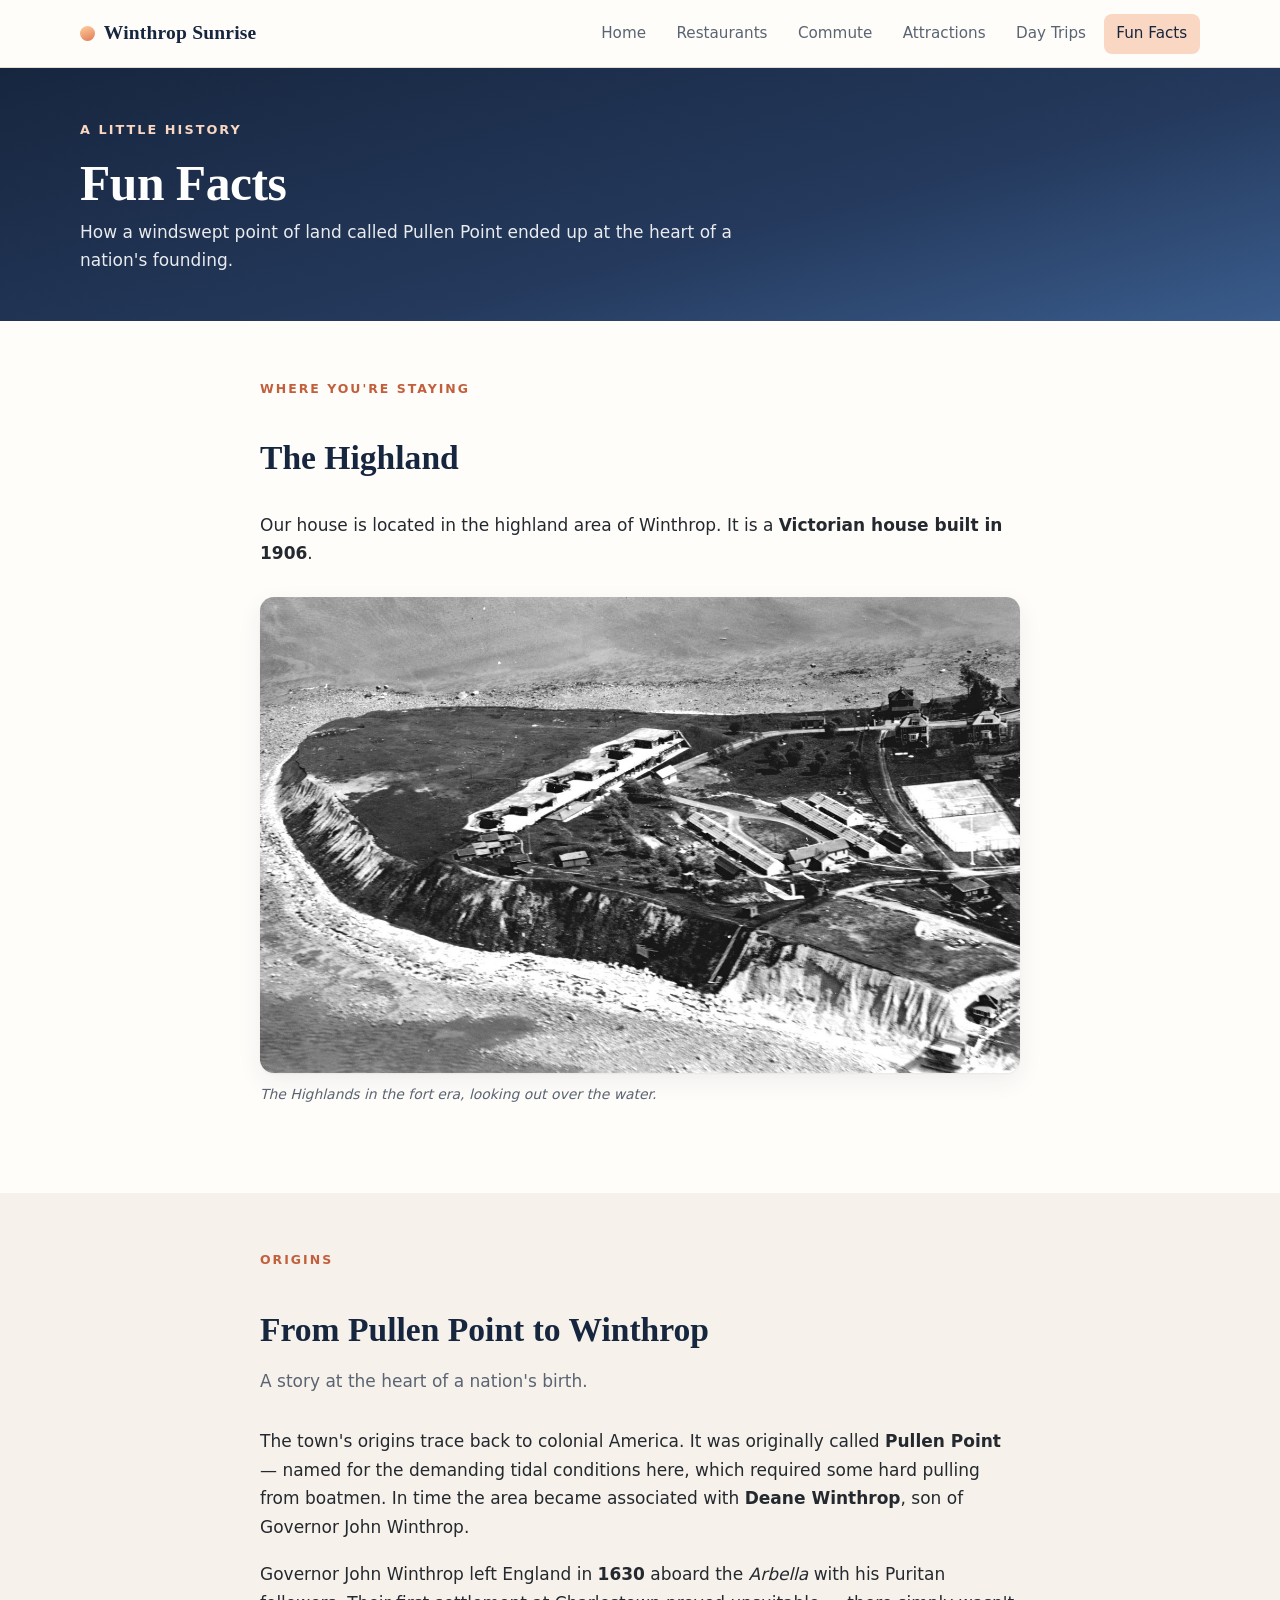
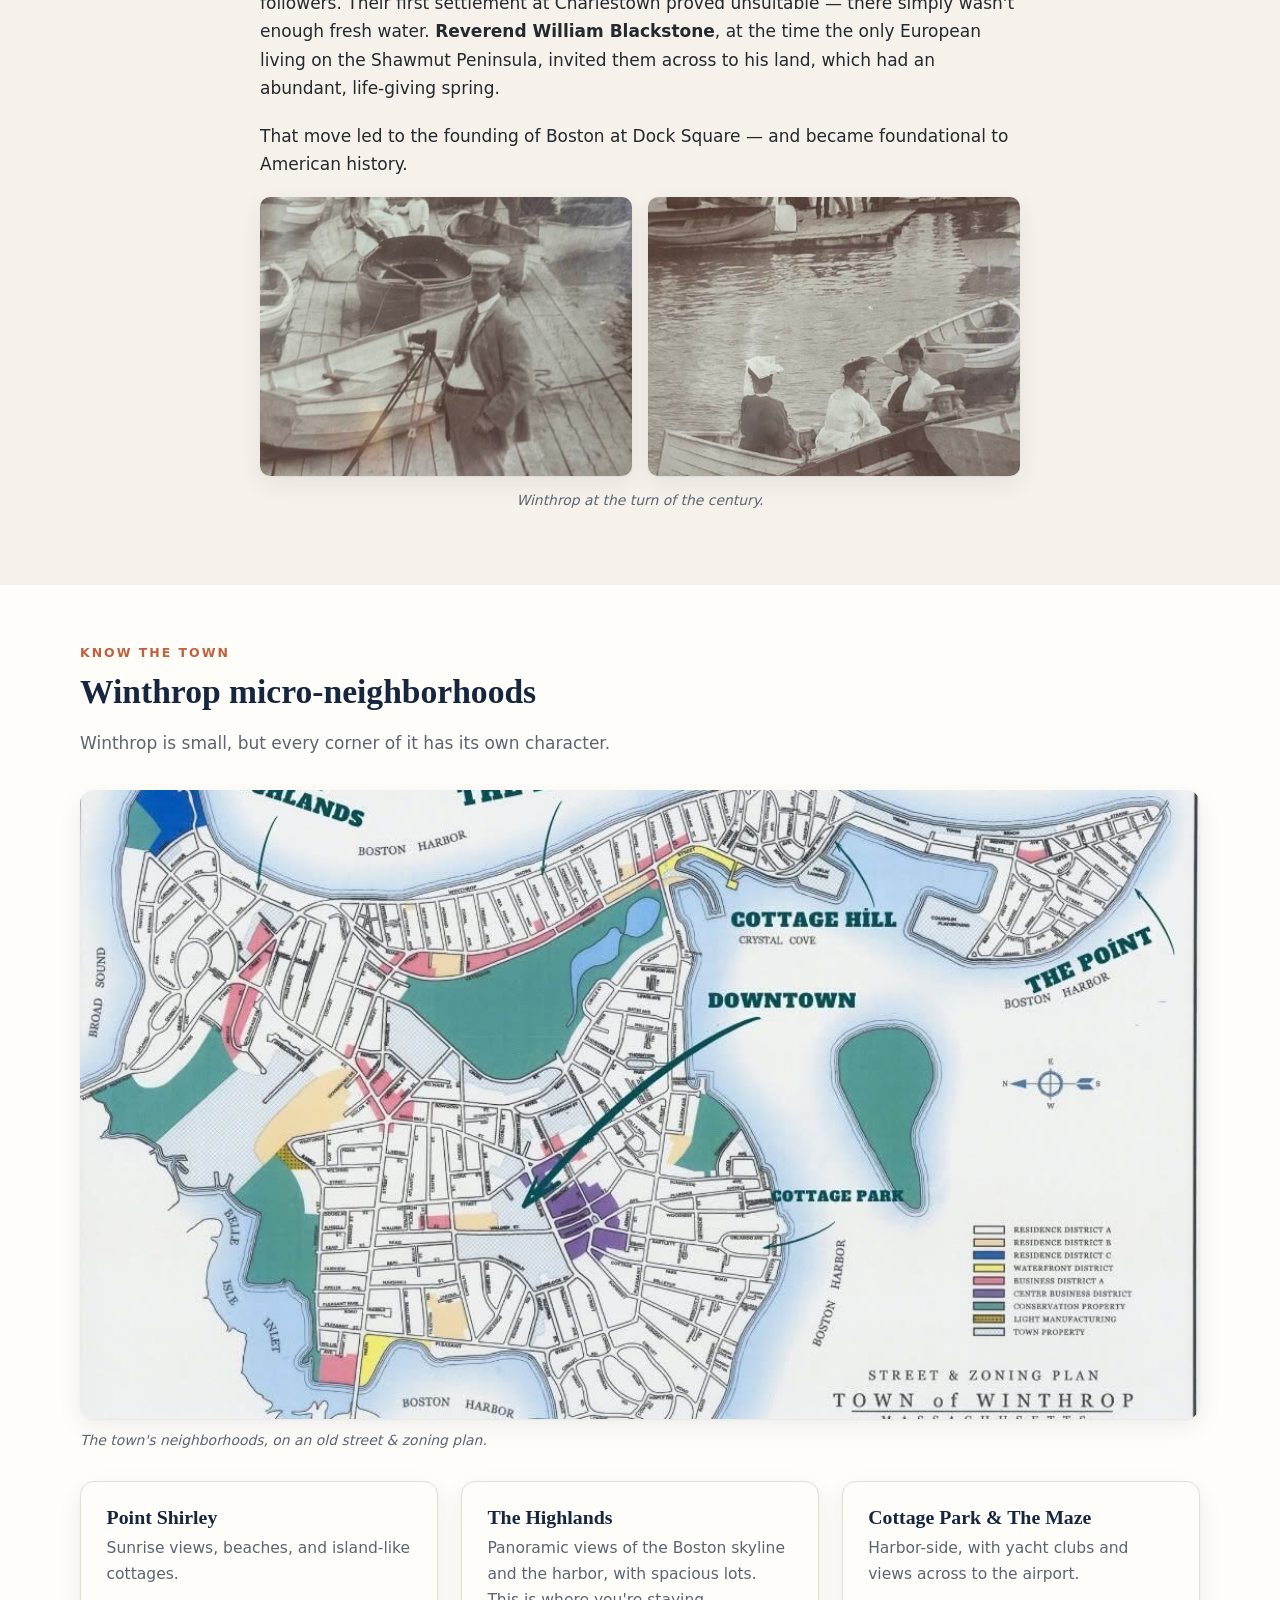
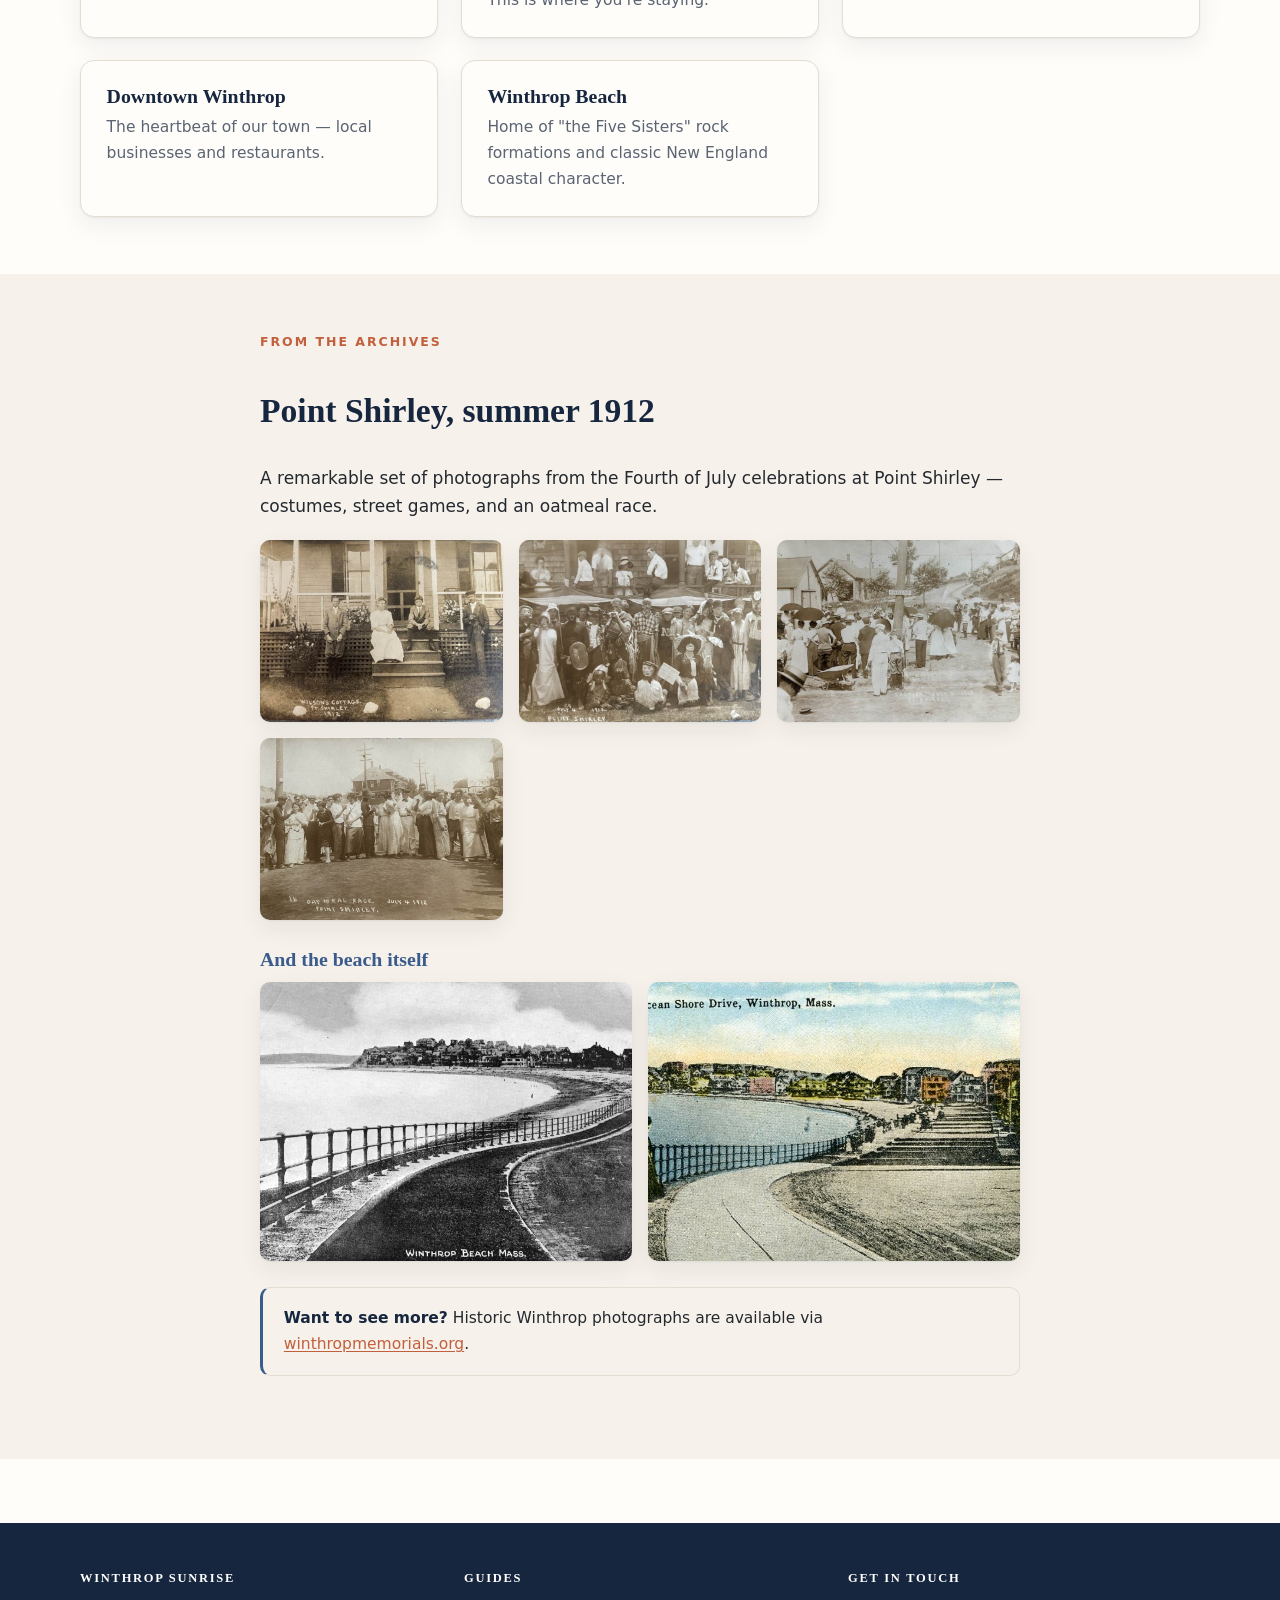
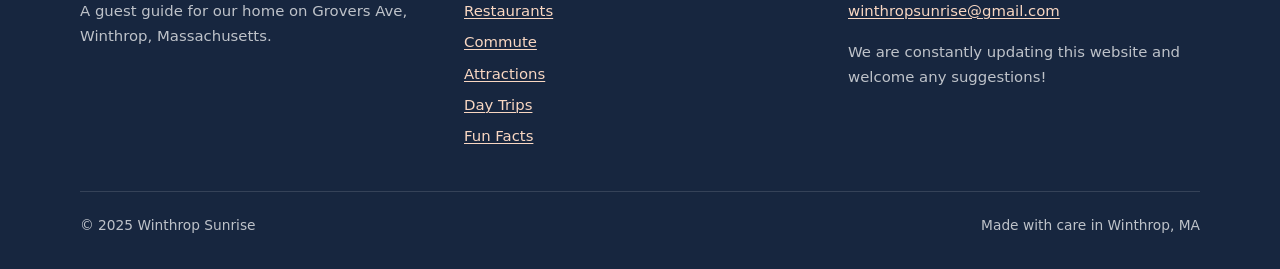
<file: funfacts.html>
<!DOCTYPE html>
<html lang="en">
<head>
<meta charset="utf-8">
<meta name="viewport" content="width=device-width, initial-scale=1">
<title>Fun Facts — Winthrop Sunrise</title>
<meta name="description" content="The history of Winthrop, Massachusetts: our 1906 Victorian, how Pullen Point became Winthrop, and a tour of the town's micro-neighborhoods.">
<link rel="stylesheet" href="assets/css/style.css">
</head>
<body>

<a class="skip" href="#main">Skip to content</a>

<header class="site-header">
  <div class="wrap nav">
    <a class="brand" href="index.html"><span class="sun" aria-hidden="true"></span> Winthrop Sunrise</a>
    <button class="nav-toggle" aria-expanded="false" aria-controls="nav-links">Menu</button>
    <ul class="nav-links" id="nav-links">
      <li><a href="index.html">Home</a></li>
      <li><a href="restaurants.html">Restaurants</a></li>
      <li><a href="commute.html">Commute</a></li>
      <li><a href="attractions.html">Attractions</a></li>
      <li><a href="day-trips.html">Day Trips</a></li>
      <li><a href="funfacts.html" aria-current="page">Fun Facts</a></li>
    </ul>
  </div>
</header>

<main id="main">

  <div class="page-head">
    <div class="wrap">
      <p class="kicker">A little history</p>
      <h1>Fun Facts</h1>
      <p>How a windswept point of land called Pullen Point ended up at the heart of a nation's founding.</p>
    </div>
  </div>

  <!-- ---------------------------------------------------------------- -->
  <section class="section">
    <div class="wrap narrow prose">
      <div class="section-head">
        <p class="kicker">Where you're staying</p>
        <h2>The Highland</h2>
      </div>

      <p>Our house is located in the highland area of Winthrop. It is a <strong>Victorian house built in 1906</strong>.</p>

      <figure>
        <img src="images/fort-banks-aerial.jpg" alt="Historic aerial photograph of the Winthrop Highlands showing Fort Banks batteries set into the hillside above the shore">
        <figcaption>The Highlands in the fort era, looking out over the water.</figcaption>
      </figure>
    </div>
  </section>

  <!-- ---------------------------------------------------------------- -->
  <section class="section section-alt">
    <div class="wrap narrow prose">
      <div class="section-head">
        <p class="kicker">Origins</p>
        <h2>From Pullen Point to Winthrop</h2>
        <p>A story at the heart of a nation's birth.</p>
      </div>

      <p>The town's origins trace back to colonial America. It was originally called <strong>Pullen Point</strong> — named for the demanding tidal conditions here, which required some hard pulling from boatmen. In time the area became associated with <strong>Deane Winthrop</strong>, son of Governor John Winthrop.</p>

      <p>Governor John Winthrop left England in <strong>1630</strong> aboard the <em>Arbella</em> with his Puritan followers. Their first settlement at Charlestown proved unsuitable — there simply wasn't enough fresh water. <strong>Reverend William Blackstone</strong>, at the time the only European living on the Shawmut Peninsula, invited them across to his land, which had an abundant, life-giving spring.</p>

      <p>That move led to the founding of Boston at Dock Square — and became foundational to American history.</p>

      <div class="gallery">
        <img src="images/historic-boats-dock-1.jpg" alt="Sepia photograph of a man with a camera on a tripod beside rowboats moored at a Winthrop dock, early 1900s">
        <img src="images/historic-boats-dock-2.jpg" alt="Sepia photograph of people in period dress in rowboats and on a wooden pier, early 1900s">
      </div>
      <p class="center" style="font-size:.87rem;color:var(--ink-soft);font-style:italic;margin-top:.8rem;">Winthrop at the turn of the century.</p>
    </div>
  </section>

  <!-- ---------------------------------------------------------------- -->
  <section class="section">
    <div class="wrap">
      <div class="section-head">
        <p class="kicker">Know the town</p>
        <h2>Winthrop micro-neighborhoods</h2>
        <p>Winthrop is small, but every corner of it has its own character.</p>
      </div>

      <figure style="margin-top:0;">
        <img src="images/map-winthrop-neighborhoods.jpg" alt="Vintage street and zoning plan of the Town of Winthrop, with the Highlands, Cottage Hill, Downtown, Cottage Park and The Point labeled">
        <figcaption>The town's neighborhoods, on an old street &amp; zoning plan.</figcaption>
      </figure>

      <div class="grid grid-3">
        <article class="card">
          <h3>Point Shirley</h3>
          <p>Sunrise views, beaches, and island-like cottages.</p>
        </article>

        <article class="card">
          <h3>The Highlands</h3>
          <p>Panoramic views of the Boston skyline and the harbor, with spacious lots. This is where you're staying.</p>
        </article>

        <article class="card">
          <h3>Cottage Park &amp; The Maze</h3>
          <p>Harbor-side, with yacht clubs and views across to the airport.</p>
        </article>

        <article class="card">
          <h3>Downtown Winthrop</h3>
          <p>The heartbeat of our town — local businesses and restaurants.</p>
        </article>

        <article class="card">
          <h3>Winthrop Beach</h3>
          <p>Home of "the Five Sisters" rock formations and classic New England coastal character.</p>
        </article>
      </div>
    </div>
  </section>

  <!-- ---------------------------------------------------------------- -->
  <section class="section section-alt">
    <div class="wrap narrow prose">
      <div class="section-head">
        <p class="kicker">From the archives</p>
        <h2>Point Shirley, summer 1912</h2>
      </div>

      <p>A remarkable set of photographs from the Fourth of July celebrations at Point Shirley — costumes, street games, and an oatmeal race.</p>

      <div class="gallery">
        <img src="images/wilsons-cottage-1912.jpg" alt="Wilson's Cottage, Point Shirley, 1912 — a family posed on the porch steps of a shingled cottage">
        <img src="images/point-shirley-july4-1912.jpg" alt="Group in elaborate costumes posed outside a cottage, captioned July 4 1912 Point Shirley">
        <img src="images/pebble-ave-1912.jpg" alt="Crowd with parasols gathered on Pebble Ave, Point Shirley, for the Fourth of July 1912">
        <img src="images/oatmeal-race-1912.jpg" alt="Competitors lined up for the oatmeal race, Point Shirley, July 4 1912">
      </div>

      <h3>And the beach itself</h3>

      <div class="gallery">
        <img src="images/winthrop-beach-vintage.jpg" alt="Vintage photograph of Winthrop Beach with its iron railing curving along the seawall">
        <img src="images/ocean-shore-drive-vintage.jpg" alt="Hand-colored postcard of Ocean Shore Drive, Winthrop, showing the seawall steps and houses along the crescent bay">
      </div>

      <div class="callout">
        <p><strong>Want to see more?</strong> Historic Winthrop photographs are available via <a href="https://winthropmemorials.org" target="_blank" rel="noopener">winthropmemorials.org</a>.</p>
      </div>
    </div>
  </section>

</main>

<footer class="site-footer">
  <div class="wrap">
    <div class="footer-grid">
      <div>
        <h4>Winthrop Sunrise</h4>
        <p class="mb-0">A guest guide for our home on Grovers Ave, Winthrop, Massachusetts.</p>
      </div>
      <div>
        <h4>Guides</h4>
        <ul>
          <li><a href="restaurants.html">Restaurants</a></li>
          <li><a href="commute.html">Commute</a></li>
          <li><a href="attractions.html">Attractions</a></li>
          <li><a href="day-trips.html">Day Trips</a></li>
          <li><a href="funfacts.html">Fun Facts</a></li>
        </ul>
      </div>
      <div>
        <h4>Get in touch</h4>
        <p><a href="mailto:winthropsunrise@gmail.com">winthropsunrise@gmail.com</a></p>
        <p class="mb-0">We are constantly updating this website and welcome any suggestions!</p>
      </div>
    </div>
    <div class="footer-bottom">
      <span>&copy; 2025 Winthrop Sunrise</span>
      <span>Made with care in Winthrop, MA</span>
    </div>
  </div>
</footer>

<script src="assets/js/nav.js"></script>
</body>
</html>
</file>
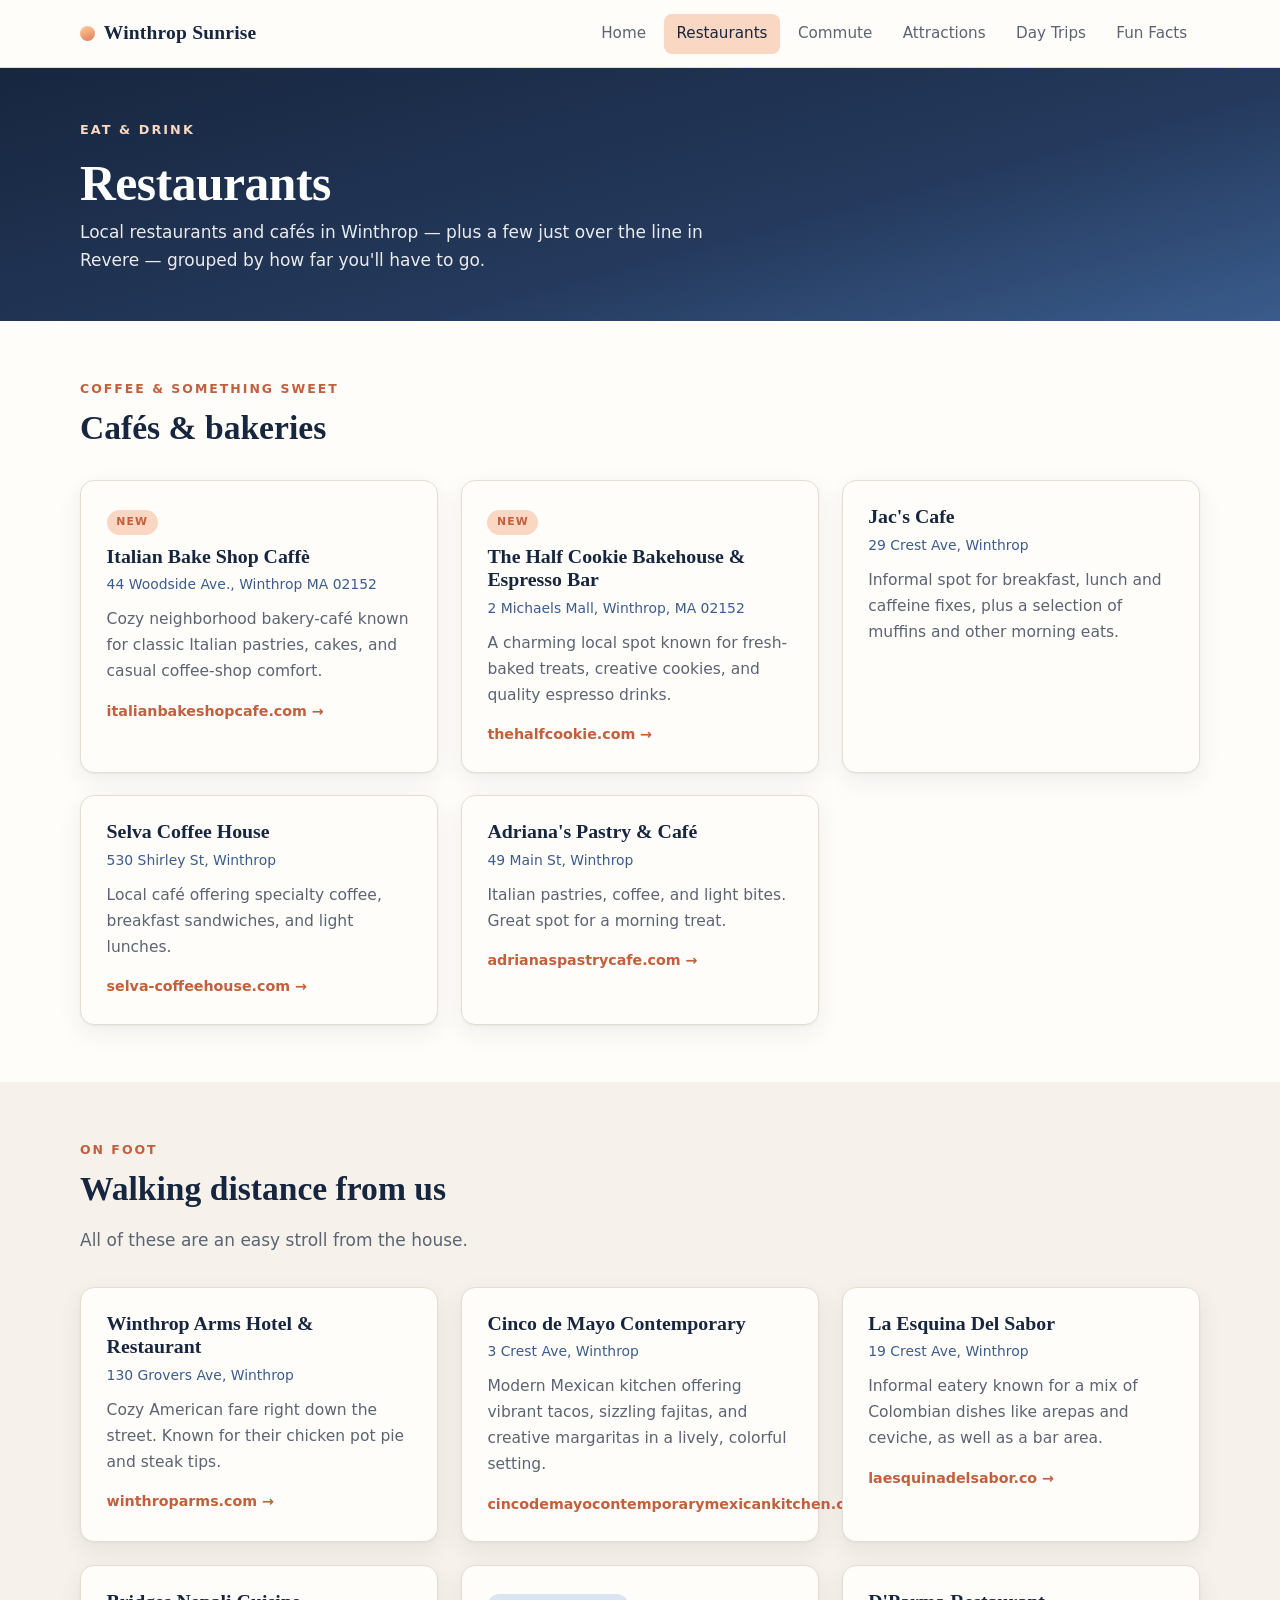
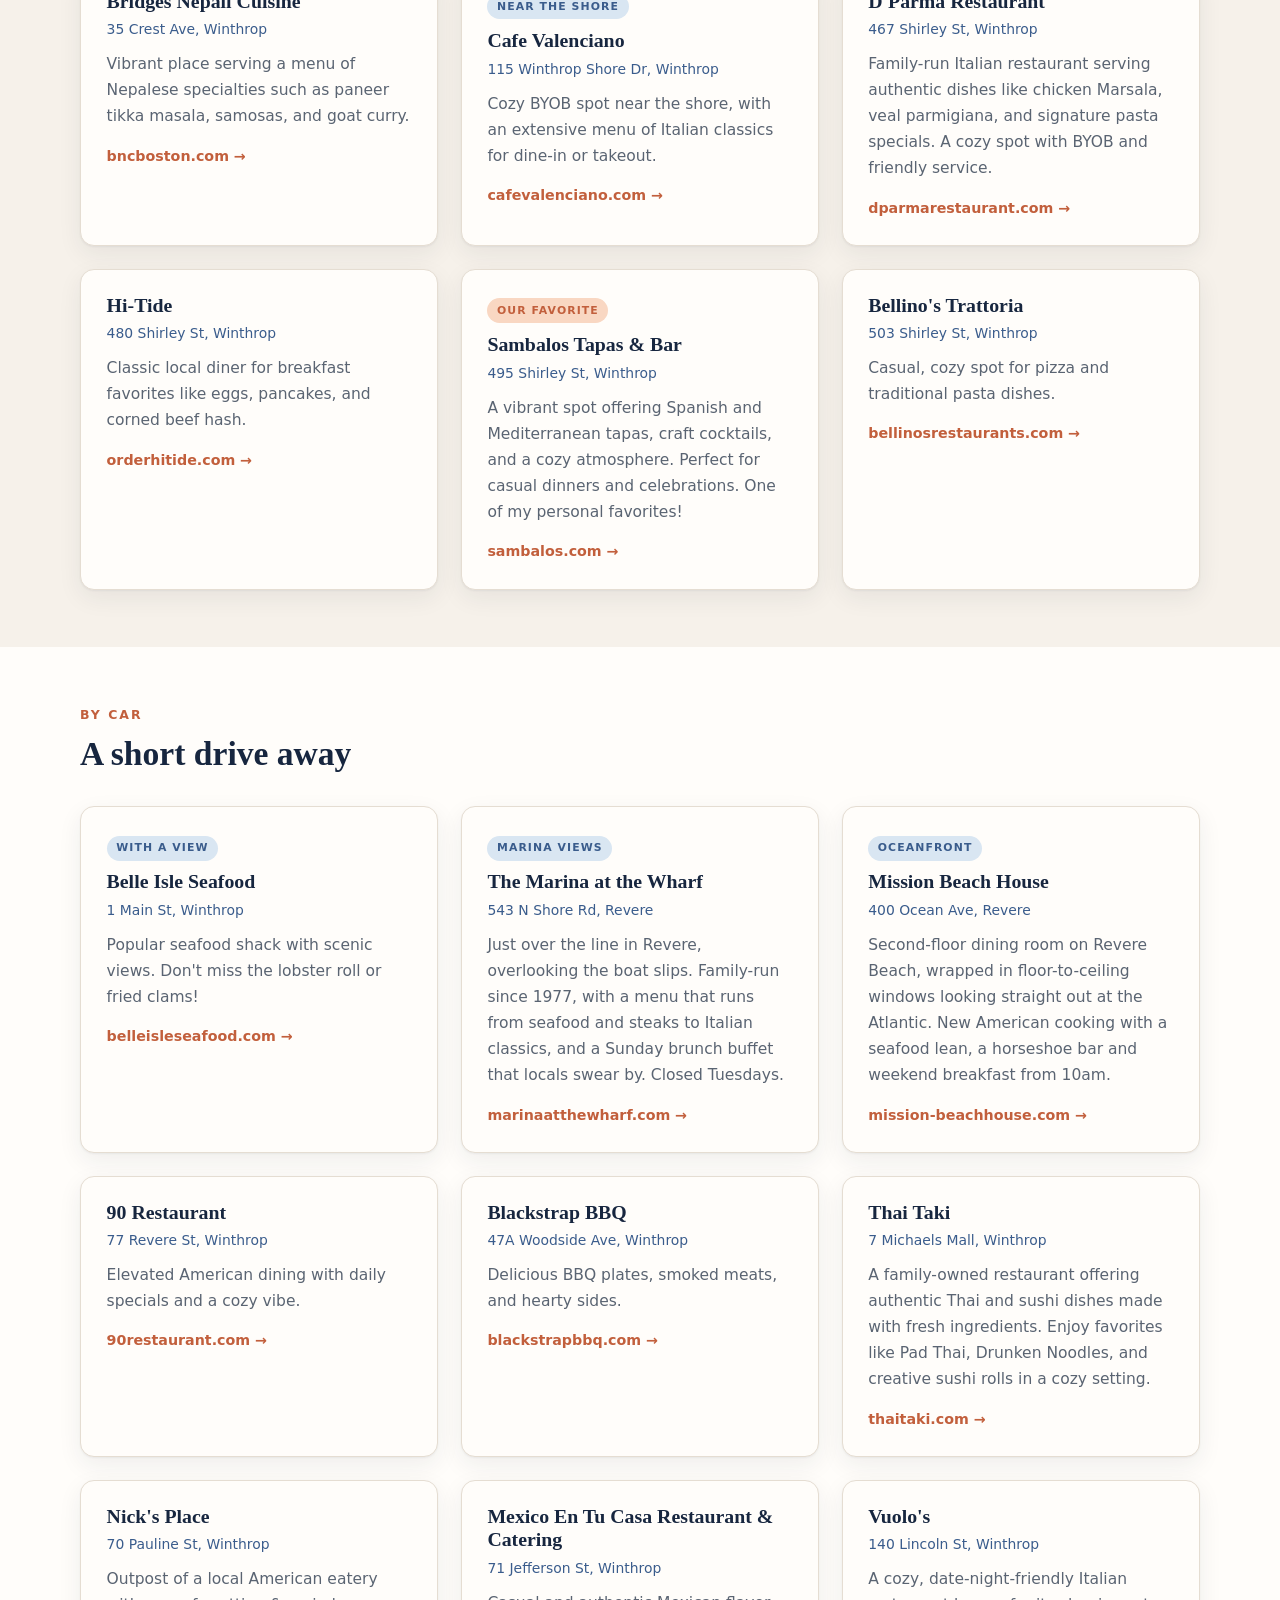
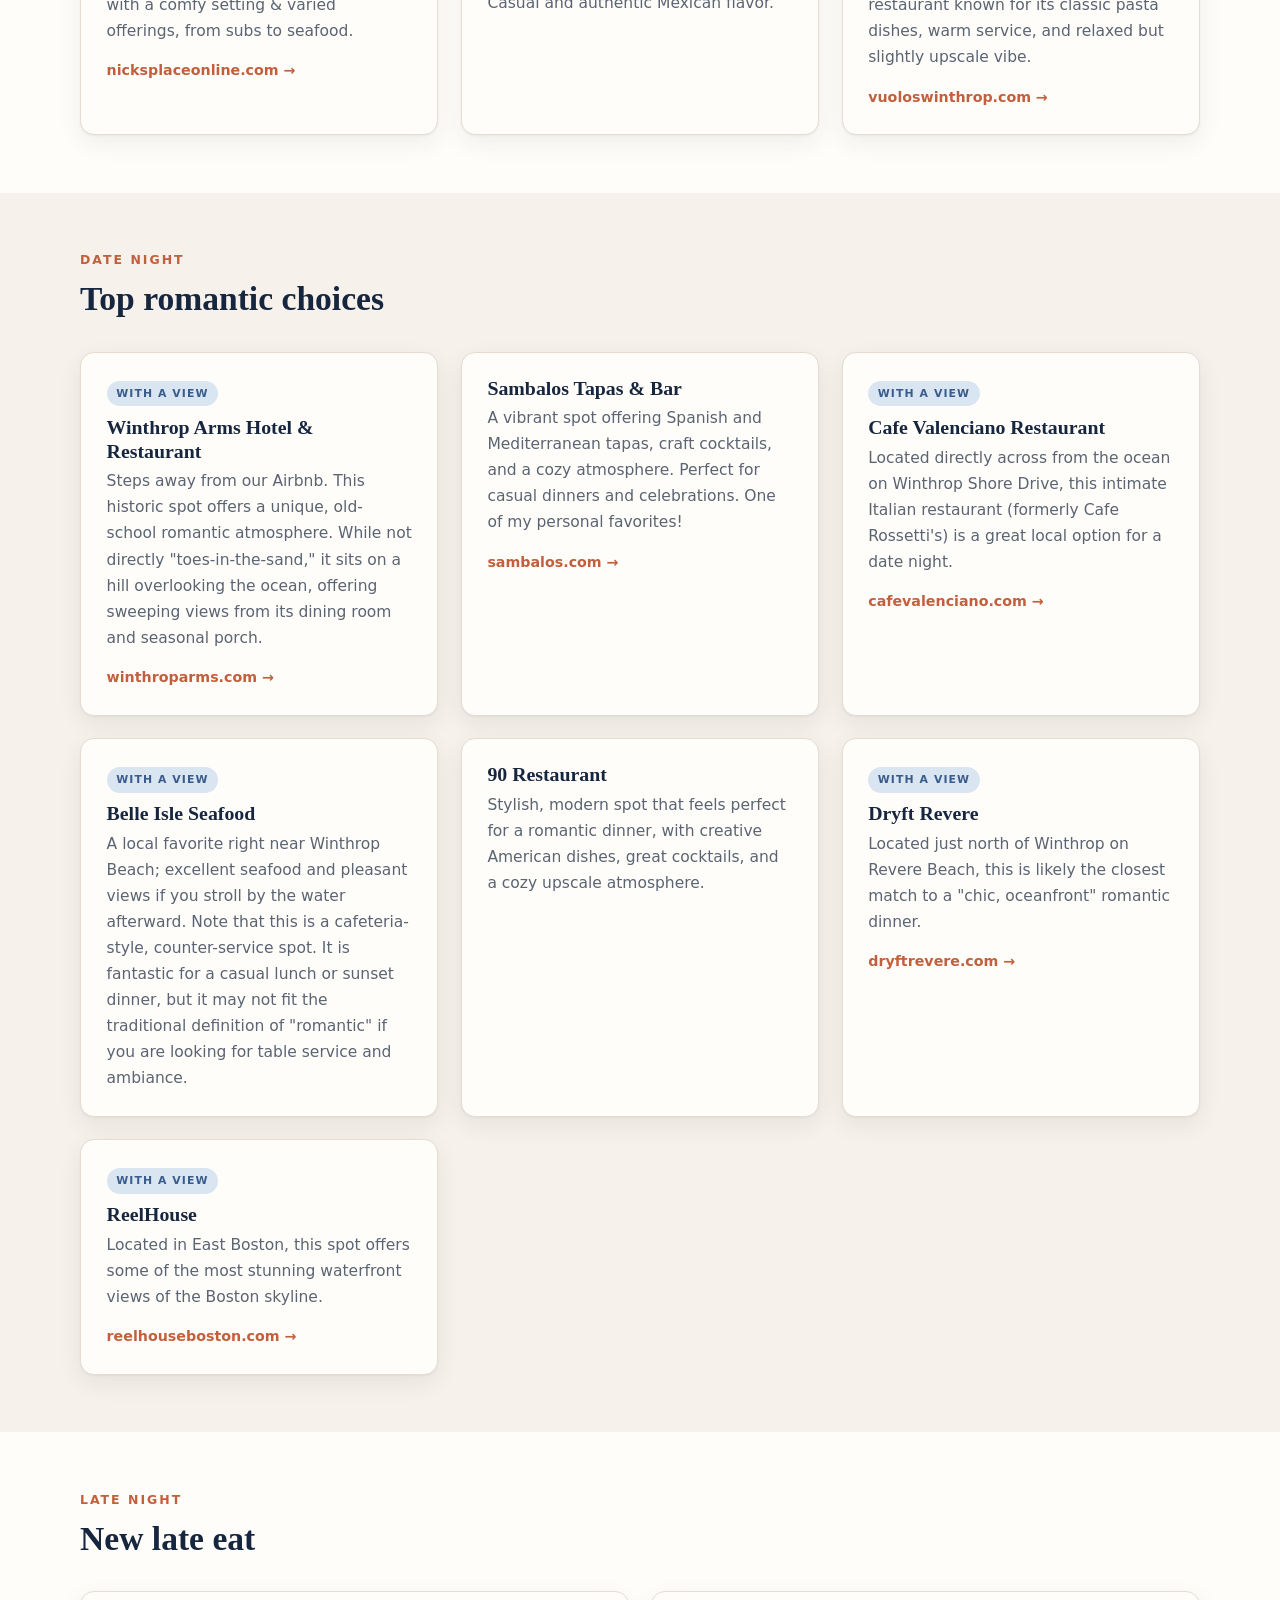
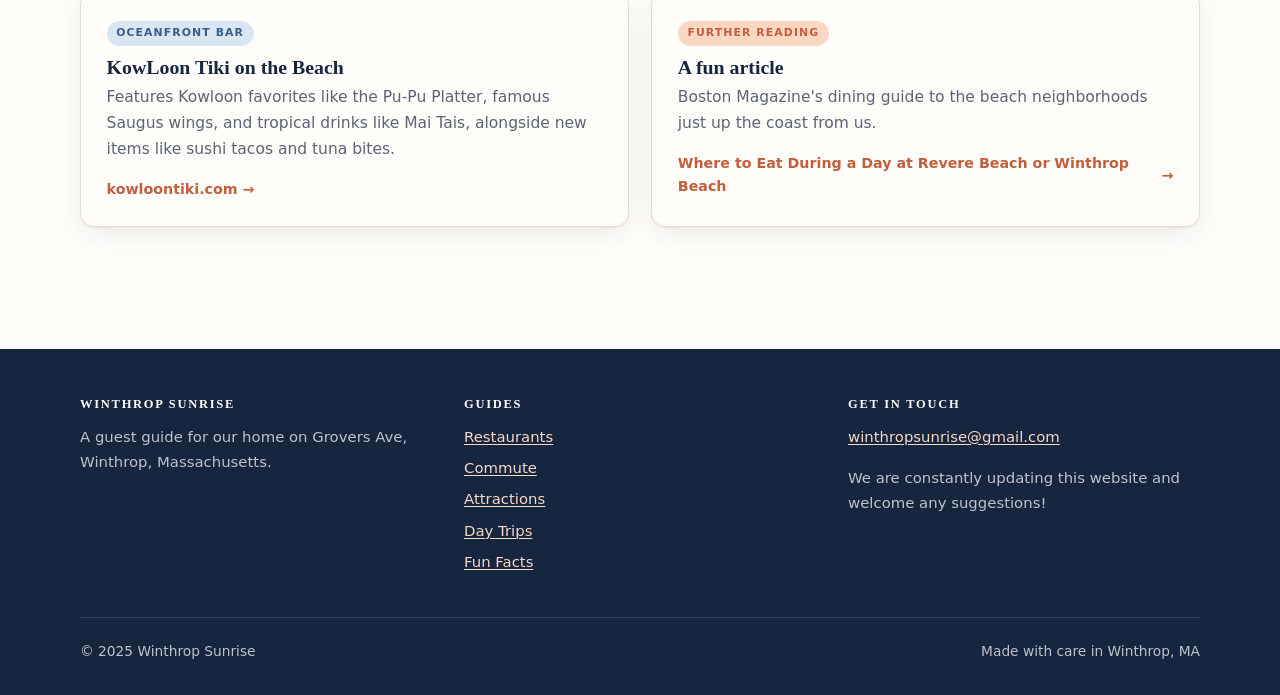
<file: restaurants.html>
<!DOCTYPE html>
<html lang="en">
<head>
<meta charset="utf-8">
<meta name="viewport" content="width=device-width, initial-scale=1">
<title>Restaurants &mdash; Winthrop Sunrise</title>
<meta name="description" content="Local restaurants, cafes and bakeries in Winthrop, Massachusetts and just over the line in Revere, grouped by how far you have to go, plus our picks for a romantic dinner.">
<link rel="stylesheet" href="assets/css/style.css">
</head>
<body>

<a class="skip" href="#main">Skip to content</a>

<header class="site-header">
  <div class="wrap nav">
    <a class="brand" href="index.html"><span class="sun" aria-hidden="true"></span> Winthrop Sunrise</a>
    <button class="nav-toggle" aria-expanded="false" aria-controls="nav-links">Menu</button>
    <ul class="nav-links" id="nav-links">
      <li><a href="index.html">Home</a></li>
      <li><a href="restaurants.html" aria-current="page">Restaurants</a></li>
      <li><a href="commute.html">Commute</a></li>
      <li><a href="attractions.html">Attractions</a></li>
      <li><a href="day-trips.html">Day Trips</a></li>
      <li><a href="funfacts.html">Fun Facts</a></li>
    </ul>
  </div>
</header>

<main id="main">

  <div class="page-head">
    <div class="wrap">
      <p class="kicker">Eat &amp; drink</p>
      <h1>Restaurants</h1>
      <p>Local restaurants and caf&eacute;s in Winthrop &mdash; plus a few just over the line in Revere &mdash; grouped by how far you'll have to go.</p>
    </div>
  </div>

  <!-- ---------------------------------------------------------------- -->
  <section class="section">
    <div class="wrap">
      <div class="section-head">
        <p class="kicker">Coffee &amp; something sweet</p>
        <h2>Caf&eacute;s &amp; bakeries</h2>
      </div>

      <div class="grid grid-3">
        <article class="card">
          <span class="tag">New</span>
          <h3>Italian Bake Shop Caff&egrave;</h3>
          <span class="addr">44 Woodside Ave., Winthrop MA 02152</span>
          <p>Cozy neighborhood bakery-caf&eacute; known for classic Italian pastries, cakes, and casual coffee-shop comfort.</p>
          <a class="link" href="https://italianbakeshopcafe.com" target="_blank" rel="noopener">italianbakeshopcafe.com</a>
        </article>

        <article class="card">
          <span class="tag">New</span>
          <h3>The Half Cookie Bakehouse &amp; Espresso Bar</h3>
          <span class="addr">2 Michaels Mall, Winthrop, MA 02152</span>
          <p>A charming local spot known for fresh-baked treats, creative cookies, and quality espresso drinks.</p>
          <a class="link" href="https://thehalfcookie.com" target="_blank" rel="noopener">thehalfcookie.com</a>
        </article>

        <article class="card">
          <h3>Jac's Cafe</h3>
          <span class="addr">29 Crest Ave, Winthrop</span>
          <p>Informal spot for breakfast, lunch and caffeine fixes, plus a selection of muffins and other morning eats.</p>
        </article>

        <article class="card">
          <h3>Selva Coffee House</h3>
          <span class="addr">530 Shirley St, Winthrop</span>
          <p>Local caf&eacute; offering specialty coffee, breakfast sandwiches, and light lunches.</p>
          <a class="link" href="https://selva-coffeehouse.com" target="_blank" rel="noopener">selva-coffeehouse.com</a>
        </article>

        <article class="card">
          <h3>Adriana's Pastry &amp; Caf&eacute;</h3>
          <span class="addr">49 Main St, Winthrop</span>
          <p>Italian pastries, coffee, and light bites. Great spot for a morning treat.</p>
          <a class="link" href="https://adrianaspastrycafe.com" target="_blank" rel="noopener">adrianaspastrycafe.com</a>
        </article>
      </div>
    </div>
  </section>

  <!-- ---------------------------------------------------------------- -->
  <section class="section section-alt">
    <div class="wrap">
      <div class="section-head">
        <p class="kicker">On foot</p>
        <h2>Walking distance from us</h2>
        <p>All of these are an easy stroll from the house.</p>
      </div>

      <div class="grid grid-3">
        <article class="card">
          <h3>Winthrop Arms Hotel &amp; Restaurant</h3>
          <span class="addr">130 Grovers Ave, Winthrop</span>
          <p>Cozy American fare right down the street. Known for their chicken pot pie and steak tips.</p>
          <a class="link" href="https://winthroparms.com" target="_blank" rel="noopener">winthroparms.com</a>
        </article>

        <article class="card">
          <h3>Cinco de Mayo Contemporary</h3>
          <span class="addr">3 Crest Ave, Winthrop</span>
          <p>Modern Mexican kitchen offering vibrant tacos, sizzling fajitas, and creative margaritas in a lively, colorful setting.</p>
          <a class="link" href="https://cincodemayocontemporarymexicankitchen.com" target="_blank" rel="noopener">cincodemayocontemporarymexicankitchen.com</a>
        </article>

        <article class="card">
          <h3>La Esquina Del Sabor</h3>
          <span class="addr">19 Crest Ave, Winthrop</span>
          <p>Informal eatery known for a mix of Colombian dishes like arepas and ceviche, as well as a bar area.</p>
          <a class="link" href="https://laesquinadelsabor.co" target="_blank" rel="noopener">laesquinadelsabor.co</a>
        </article>

        <article class="card">
          <h3>Bridges Nepali Cuisine</h3>
          <span class="addr">35 Crest Ave, Winthrop</span>
          <p>Vibrant place serving a menu of Nepalese specialties such as paneer tikka masala, samosas, and goat curry.</p>
          <a class="link" href="https://bncboston.com" target="_blank" rel="noopener">bncboston.com</a>
        </article>

        <article class="card">
          <span class="tag tag-view">Near the shore</span>
          <h3>Cafe Valenciano</h3>
          <span class="addr">115 Winthrop Shore Dr, Winthrop</span>
          <p>Cozy BYOB spot near the shore, with an extensive menu of Italian classics for dine-in or takeout.</p>
          <a class="link" href="https://cafevalenciano.com" target="_blank" rel="noopener">cafevalenciano.com</a>
        </article>

        <article class="card">
          <h3>D'Parma Restaurant</h3>
          <span class="addr">467 Shirley St, Winthrop</span>
          <p>Family-run Italian restaurant serving authentic dishes like chicken Marsala, veal parmigiana, and signature pasta specials. A cozy spot with BYOB and friendly service.</p>
          <a class="link" href="https://dparmarestaurant.com" target="_blank" rel="noopener">dparmarestaurant.com</a>
        </article>

        <article class="card">
          <h3>Hi-Tide</h3>
          <span class="addr">480 Shirley St, Winthrop</span>
          <p>Classic local diner for breakfast favorites like eggs, pancakes, and corned beef hash.</p>
          <a class="link" href="https://orderhitide.com" target="_blank" rel="noopener">orderhitide.com</a>
        </article>

        <article class="card">
          <span class="tag">Our favorite</span>
          <h3>Sambalos Tapas &amp; Bar</h3>
          <span class="addr">495 Shirley St, Winthrop</span>
          <p>A vibrant spot offering Spanish and Mediterranean tapas, craft cocktails, and a cozy atmosphere. Perfect for casual dinners and celebrations. One of my personal favorites!</p>
          <a class="link" href="https://sambalos.com" target="_blank" rel="noopener">sambalos.com</a>
        </article>

        <article class="card">
          <h3>Bellino's Trattoria</h3>
          <span class="addr">503 Shirley St, Winthrop</span>
          <p>Casual, cozy spot for pizza and traditional pasta dishes.</p>
          <a class="link" href="https://bellinosrestaurants.com" target="_blank" rel="noopener">bellinosrestaurants.com</a>
        </article>
      </div>
    </div>
  </section>

  <!-- ---------------------------------------------------------------- -->
  <section class="section">
    <div class="wrap">
      <div class="section-head">
        <p class="kicker">By car</p>
        <h2>A short drive away</h2>
      </div>

      <div class="grid grid-3">
        <article class="card">
          <span class="tag tag-view">With a view</span>
          <h3>Belle Isle Seafood</h3>
          <span class="addr">1 Main St, Winthrop</span>
          <p>Popular seafood shack with scenic views. Don't miss the lobster roll or fried clams!</p>
          <a class="link" href="https://belleisleseafood.com" target="_blank" rel="noopener">belleisleseafood.com</a>
        </article>

        <article class="card">
          <span class="tag tag-view">Marina views</span>
          <h3>The Marina at the Wharf</h3>
          <span class="addr">543 N Shore Rd, Revere</span>
          <p>Just over the line in Revere, overlooking the boat slips. Family-run since 1977, with a menu that runs from seafood and steaks to Italian classics, and a Sunday brunch buffet that locals swear by. Closed Tuesdays.</p>
          <a class="link" href="https://marinaatthewharf.com" target="_blank" rel="noopener">marinaatthewharf.com</a>
        </article>

        <article class="card">
          <span class="tag tag-view">Oceanfront</span>
          <h3>Mission Beach House</h3>
          <span class="addr">400 Ocean Ave, Revere</span>
          <p>Second-floor dining room on Revere Beach, wrapped in floor-to-ceiling windows looking straight out at the Atlantic. New American cooking with a seafood lean, a horseshoe bar and weekend breakfast from 10am.</p>
          <a class="link" href="https://mission-beachhouse.com" target="_blank" rel="noopener">mission-beachhouse.com</a>
        </article>

        <article class="card">
          <h3>90 Restaurant</h3>
          <span class="addr">77 Revere St, Winthrop</span>
          <p>Elevated American dining with daily specials and a cozy vibe.</p>
          <a class="link" href="https://90restaurant.com" target="_blank" rel="noopener">90restaurant.com</a>
        </article>

        <article class="card">
          <h3>Blackstrap BBQ</h3>
          <span class="addr">47A Woodside Ave, Winthrop</span>
          <p>Delicious BBQ plates, smoked meats, and hearty sides.</p>
          <a class="link" href="https://blackstrapbbq.com" target="_blank" rel="noopener">blackstrapbbq.com</a>
        </article>

        <article class="card">
          <h3>Thai Taki</h3>
          <span class="addr">7 Michaels Mall, Winthrop</span>
          <p>A family-owned restaurant offering authentic Thai and sushi dishes made with fresh ingredients. Enjoy favorites like Pad Thai, Drunken Noodles, and creative sushi rolls in a cozy setting.</p>
          <a class="link" href="https://thaitaki.com" target="_blank" rel="noopener">thaitaki.com</a>
        </article>

        <article class="card">
          <h3>Nick's Place</h3>
          <span class="addr">70 Pauline St, Winthrop</span>
          <p>Outpost of a local American eatery with a comfy setting &amp; varied offerings, from subs to seafood.</p>
          <a class="link" href="https://nicksplaceonline.com/locations/winthrop-massachusetts/" target="_blank" rel="noopener">nicksplaceonline.com</a>
        </article>

        <article class="card">
          <h3>Mexico En Tu Casa Restaurant &amp; Catering</h3>
          <span class="addr">71 Jefferson St, Winthrop</span>
          <p>Casual and authentic Mexican flavor.</p>
        </article>

        <article class="card">
          <h3>Vuolo's</h3>
          <span class="addr">140 Lincoln St, Winthrop</span>
          <p>A cozy, date-night-friendly Italian restaurant known for its classic pasta dishes, warm service, and relaxed but slightly upscale vibe.</p>
          <a class="link" href="https://vuoloswinthrop.com" target="_blank" rel="noopener">vuoloswinthrop.com</a>
        </article>
      </div>
    </div>
  </section>

  <!-- ---------------------------------------------------------------- -->
  <section class="section section-alt">
    <div class="wrap">
      <div class="section-head">
        <p class="kicker">Date night</p>
        <h2>Top romantic choices</h2>
      </div>

      <div class="grid grid-3">
        <article class="card">
          <span class="tag tag-view">With a view</span>
          <h3>Winthrop Arms Hotel &amp; Restaurant</h3>
          <p>Steps away from our Airbnb. This historic spot offers a unique, old-school romantic atmosphere. While not directly "toes-in-the-sand," it sits on a hill overlooking the ocean, offering sweeping views from its dining room and seasonal porch.</p>
          <a class="link" href="https://winthroparms.com" target="_blank" rel="noopener">winthroparms.com</a>
        </article>

        <article class="card">
          <h3>Sambalos Tapas &amp; Bar</h3>
          <p>A vibrant spot offering Spanish and Mediterranean tapas, craft cocktails, and a cozy atmosphere. Perfect for casual dinners and celebrations. One of my personal favorites!</p>
          <a class="link" href="https://sambalos.com" target="_blank" rel="noopener">sambalos.com</a>
        </article>

        <article class="card">
          <span class="tag tag-view">With a view</span>
          <h3>Cafe Valenciano Restaurant</h3>
          <p>Located directly across from the ocean on Winthrop Shore Drive, this intimate Italian restaurant (formerly Cafe Rossetti's) is a great local option for a date night.</p>
          <a class="link" href="https://cafevalenciano.com" target="_blank" rel="noopener">cafevalenciano.com</a>
        </article>

        <article class="card">
          <span class="tag tag-view">With a view</span>
          <h3>Belle Isle Seafood</h3>
          <p>A local favorite right near Winthrop Beach; excellent seafood and pleasant views if you stroll by the water afterward. Note that this is a cafeteria-style, counter-service spot. It is fantastic for a casual lunch or sunset dinner, but it may not fit the traditional definition of "romantic" if you are looking for table service and ambiance.</p>
        </article>

        <article class="card">
          <h3>90 Restaurant</h3>
          <p>Stylish, modern spot that feels perfect for a romantic dinner, with creative American dishes, great cocktails, and a cozy upscale atmosphere.</p>
        </article>

        <article class="card">
          <span class="tag tag-view">With a view</span>
          <h3>Dryft Revere</h3>
          <p>Located just north of Winthrop on Revere Beach, this is likely the closest match to a "chic, oceanfront" romantic dinner.</p>
          <a class="link" href="https://dryftrevere.com" target="_blank" rel="noopener">dryftrevere.com</a>
        </article>

        <article class="card">
          <span class="tag tag-view">With a view</span>
          <h3>ReelHouse</h3>
          <p>Located in East Boston, this spot offers some of the most stunning waterfront views of the Boston skyline.</p>
          <a class="link" href="https://reelhouseboston.com" target="_blank" rel="noopener">reelhouseboston.com</a>
        </article>
      </div>
    </div>
  </section>

  <!-- ---------------------------------------------------------------- -->
  <section class="section">
    <div class="wrap">
      <div class="section-head">
        <p class="kicker">Late night</p>
        <h2>New late eat</h2>
      </div>

      <div class="grid grid-2">
        <article class="card">
          <span class="tag tag-view">Oceanfront bar</span>
          <h3>KowLoon Tiki on the Beach</h3>
          <p>Features Kowloon favorites like the Pu-Pu Platter, famous Saugus wings, and tropical drinks like Mai Tais, alongside new items like sushi tacos and tuna bites.</p>
          <a class="link" href="https://kowloontiki.com" target="_blank" rel="noopener">kowloontiki.com</a>
        </article>

        <article class="card">
          <span class="tag">Further reading</span>
          <h3>A fun article</h3>
          <p>Boston Magazine's dining guide to the beach neighborhoods just up the coast from us.</p>
          <a class="link" href="https://www.bostonmagazine.com/restaurants/dining-guide-revere-beach-winthrop-beach/" target="_blank" rel="noopener">Where to Eat During a Day at Revere Beach or Winthrop Beach</a>
        </article>
      </div>
    </div>
  </section>

</main>

<footer class="site-footer">
  <div class="wrap">
    <div class="footer-grid">
      <div>
        <h4>Winthrop Sunrise</h4>
        <p class="mb-0">A guest guide for our home on Grovers Ave, Winthrop, Massachusetts.</p>
      </div>
      <div>
        <h4>Guides</h4>
        <ul>
          <li><a href="restaurants.html">Restaurants</a></li>
          <li><a href="commute.html">Commute</a></li>
          <li><a href="attractions.html">Attractions</a></li>
          <li><a href="day-trips.html">Day Trips</a></li>
          <li><a href="funfacts.html">Fun Facts</a></li>
        </ul>
      </div>
      <div>
        <h4>Get in touch</h4>
        <p><a href="mailto:winthropsunrise@gmail.com">winthropsunrise@gmail.com</a></p>
        <p class="mb-0">We are constantly updating this website and welcome any suggestions!</p>
      </div>
    </div>
    <div class="footer-bottom">
      <span>&copy; 2025 Winthrop Sunrise</span>
      <span>Made with care in Winthrop, MA</span>
    </div>
  </div>
</footer>

<script src="assets/js/nav.js"></script>
</body>
</html>
</file>
<file: assets/css/style.css>
/* ==========================================================================
   Winthrop Sunrise — guest guide
   Palette drawn from the hero photo: sunrise peach over deep harbour blue.
   ========================================================================== */

:root {
  --navy:        #17263f;
  --navy-soft:   #24395c;
  --ocean:       #3a5c8c;
  --coral:       #e07a55;
  --coral-dark:  #c25f3c;
  --peach:       #f9d7c2;
  --sand:        #f6f1ea;
  --paper:       #fffdfa;
  --ink:         #24292f;
  --ink-soft:    #5a6472;
  --line:        #e5ddd2;

  --serif: ui-serif, Georgia, "Iowan Old Style", "Times New Roman", serif;
  --sans:  system-ui, -apple-system, "Segoe UI", Roboto, "Helvetica Neue", Arial, sans-serif;

  --wrap: 1120px;
  --radius: 14px;
  --shadow: 0 1px 2px rgba(23, 38, 63, .05), 0 8px 24px rgba(23, 38, 63, .07);
  --shadow-lift: 0 2px 6px rgba(23, 38, 63, .08), 0 16px 40px rgba(23, 38, 63, .13);
}

*, *::before, *::after { box-sizing: border-box; }

html { scroll-behavior: smooth; }

body {
  margin: 0;
  font-family: var(--sans);
  font-size: 17px;
  line-height: 1.68;
  color: var(--ink);
  background: var(--paper);
  -webkit-font-smoothing: antialiased;
}

img { max-width: 100%; height: auto; display: block; }

a { color: var(--coral-dark); text-decoration-thickness: 1px; text-underline-offset: 2px; }
a:hover { color: var(--coral); }

h1, h2, h3, h4 {
  font-family: var(--serif);
  color: var(--navy);
  line-height: 1.2;
  margin: 0 0 .5em;
  font-weight: 600;
}

h1 { font-size: clamp(2rem, 5vw, 3.1rem); letter-spacing: -.01em; }
h2 { font-size: clamp(1.5rem, 3.2vw, 2.1rem); }
h3 { font-size: 1.24rem; }

p { margin: 0 0 1.1em; }

.wrap { width: min(100% - 2.5rem, var(--wrap)); margin-inline: auto; }
.narrow { width: min(100% - 2.5rem, 760px); margin-inline: auto; }

/* ---------- Skip link ---------- */
.skip {
  position: absolute; left: -9999px; top: 0;
  background: var(--navy); color: #fff; padding: .7rem 1.1rem;
  z-index: 200; border-radius: 0 0 8px 0;
}
.skip:focus { left: 0; color: #fff; }

/* ---------- Header / nav ---------- */
.site-header {
  position: sticky; top: 0; z-index: 100;
  background: rgba(255, 253, 250, .92);
  backdrop-filter: saturate(160%) blur(12px);
  border-bottom: 1px solid var(--line);
}

.nav {
  display: flex; align-items: center; justify-content: space-between;
  gap: 1rem; padding: .85rem 0;
}

.brand {
  font-family: var(--serif);
  font-size: 1.22rem; font-weight: 600; color: var(--navy);
  text-decoration: none; letter-spacing: .01em;
  display: inline-flex; align-items: center; gap: .55rem;
}
.brand:hover { color: var(--navy); }
.brand .sun {
  width: 15px; height: 15px; border-radius: 50%; flex: none;
  background: linear-gradient(160deg, #ffcf9e, var(--coral));
}

.nav-toggle {
  display: none;
  background: none; border: 1px solid var(--line); border-radius: 9px;
  padding: .48rem .7rem; cursor: pointer; color: var(--navy);
  font: inherit; font-size: .92rem;
}

.nav-links { display: flex; gap: .3rem; align-items: center; list-style: none; margin: 0; padding: 0; }

.nav-links a {
  display: block; padding: .45rem .8rem; border-radius: 8px;
  color: var(--ink-soft); text-decoration: none; font-size: .95rem; font-weight: 500;
  transition: background .15s, color .15s;
}
.nav-links a:hover { background: var(--sand); color: var(--navy); }
.nav-links a[aria-current="page"] { color: var(--navy); background: var(--peach); }

@media (max-width: 820px) {
  .nav-toggle { display: block; }
  .nav-links {
    display: none; position: absolute; left: 0; right: 0; top: 100%;
    flex-direction: column; align-items: stretch; gap: 0;
    background: var(--paper); border-bottom: 1px solid var(--line);
    padding: .5rem 1.25rem 1rem; box-shadow: var(--shadow);
  }
  .nav-links.open { display: flex; }
  .nav-links a { padding: .75rem .6rem; font-size: 1rem; }
}

/* ---------- Hero ---------- */
.hero {
  position: relative;
  min-height: min(74vh, 620px);
  display: grid; align-items: end;
  background: var(--navy);
  overflow: hidden;
}
.hero img {
  position: absolute; inset: 0;
  width: 100%; height: 100%; object-fit: cover;
}
.hero::after {
  content: ""; position: absolute; inset: 0;
  background: linear-gradient(to top, rgba(15, 26, 45, .82) 0%, rgba(15, 26, 45, .34) 45%, rgba(15, 26, 45, .08) 100%);
}
.hero-inner { position: relative; z-index: 2; padding: 3.5rem 0 3rem; }
.hero h1 { color: #fff; margin-bottom: .35rem; text-shadow: 0 2px 18px rgba(0, 0, 0, .3); }
.hero .kicker {
  color: var(--peach); font-size: .82rem; font-weight: 600;
  letter-spacing: .16em; text-transform: uppercase; margin-bottom: .9rem;
}
.hero .lede {
  color: rgba(255, 255, 255, .93); font-size: 1.1rem;
  max-width: 46ch; margin-bottom: 1.6rem;
}

/* ---------- Page banner (interior pages) ---------- */
.page-head {
  background: linear-gradient(165deg, var(--navy) 0%, var(--navy-soft) 60%, var(--ocean) 100%);
  color: #fff; padding: 3.2rem 0 2.9rem;
}
.page-head h1 { color: #fff; margin-bottom: .3rem; }
.page-head .kicker {
  color: var(--peach); font-size: .8rem; font-weight: 600;
  letter-spacing: .16em; text-transform: uppercase; margin-bottom: .8rem;
}
.page-head p { color: rgba(255, 255, 255, .9); max-width: 62ch; margin: 0; }

/* ---------- Buttons ---------- */
.btn {
  display: inline-block; padding: .72rem 1.4rem;
  background: var(--coral); color: #fff; font-weight: 600; font-size: .96rem;
  border-radius: 999px; text-decoration: none;
  box-shadow: 0 6px 18px rgba(224, 122, 85, .32);
  transition: transform .15s, box-shadow .15s, background .15s;
}
.btn:hover {
  background: var(--coral-dark); color: #fff;
  transform: translateY(-1px); box-shadow: 0 10px 26px rgba(224, 122, 85, .4);
}
.btn-ghost {
  background: transparent; color: #fff; box-shadow: none;
  border: 1px solid rgba(255, 255, 255, .55); margin-left: .5rem;
}
.btn-ghost:hover { background: rgba(255, 255, 255, .14); color: #fff; box-shadow: none; }

@media (max-width: 520px) {
  .btn-ghost { margin-left: 0; margin-top: .6rem; }
  .hero .btn { display: block; text-align: center; }
}

/* ---------- Sections ---------- */
.section { padding: 3.6rem 0; }
.section-alt { background: var(--sand); }

.section-head { margin-bottom: 2rem; }
.section-head .kicker {
  color: var(--coral-dark); font-size: .78rem; font-weight: 700;
  letter-spacing: .16em; text-transform: uppercase; margin-bottom: .5rem;
}
.section-head p { color: var(--ink-soft); max-width: 62ch; margin: 0; }

/* ---------- Cards ---------- */
.grid { display: grid; gap: 1.4rem; }
.grid-2 { grid-template-columns: repeat(auto-fit, minmax(320px, 1fr)); }
.grid-3 { grid-template-columns: repeat(auto-fit, minmax(270px, 1fr)); }

.card {
  background: var(--paper); border: 1px solid var(--line);
  border-radius: var(--radius); padding: 1.5rem 1.6rem;
  box-shadow: var(--shadow);
  transition: transform .18s, box-shadow .18s;
}
.card:hover { transform: translateY(-3px); box-shadow: var(--shadow-lift); }
.card h3 { margin-bottom: .3rem; }
.card p { margin-bottom: .7rem; color: var(--ink-soft); font-size: .97rem; }
.card p:last-child { margin-bottom: 0; }

.card .addr {
  font-size: .87rem; color: var(--ocean); font-weight: 500;
  margin-bottom: .6rem; display: block;
}
.card .link {
  font-size: .89rem; font-weight: 600; text-decoration: none;
  display: inline-flex; align-items: center; gap: .3rem;
}
.card .link::after { content: "→"; transition: transform .15s; }
.card .link:hover::after { transform: translateX(3px); }

.card-feature { padding: 0; overflow: hidden; }
.card-feature img { width: 100%; aspect-ratio: 16 / 10; object-fit: cover; }
.card-feature .body { padding: 1.4rem 1.6rem 1.6rem; }

/* Tag on a card */
.tag {
  display: inline-block; font-size: .68rem; font-weight: 700;
  letter-spacing: .1em; text-transform: uppercase;
  background: var(--peach); color: var(--coral-dark);
  padding: .22rem .6rem; border-radius: 999px; margin-bottom: .6rem;
}
.tag-view { background: #d9e6f2; color: var(--ocean); }

/* ---------- Quotes ---------- */
.quotes { display: grid; gap: 1.2rem; grid-template-columns: repeat(auto-fit, minmax(240px, 1fr)); }
.quote {
  background: var(--paper); border: 1px solid var(--line);
  border-left: 3px solid var(--coral);
  border-radius: 10px; padding: 1.3rem 1.4rem;
  font-family: var(--serif); font-size: 1.06rem; font-style: italic;
  color: var(--navy);
}

/* ---------- Steps (commute) ---------- */
.steps { list-style: none; margin: 0; padding: 0; counter-reset: step; }
.steps li {
  position: relative; padding: 0 0 1.15rem 2.9rem;
  counter-increment: step;
}
.steps li::before {
  content: counter(step);
  position: absolute; left: 0; top: -.1rem;
  width: 1.95rem; height: 1.95rem; border-radius: 50%;
  background: var(--peach); color: var(--coral-dark);
  font-size: .87rem; font-weight: 700;
  display: grid; place-items: center;
}
.steps li:not(:last-child)::after {
  content: ""; position: absolute; left: .95rem; top: 2.1rem; bottom: .25rem;
  width: 1px; background: var(--line);
}
.steps strong { color: var(--navy); }

/* ---------- Figures ---------- */
figure { margin: 1.8rem 0; }
figure img { border-radius: var(--radius); box-shadow: var(--shadow); width: 100%; }
figcaption {
  font-size: .87rem; color: var(--ink-soft);
  margin-top: .6rem; font-style: italic;
}

.gallery { display: grid; gap: 1rem; grid-template-columns: repeat(auto-fit, minmax(210px, 1fr)); }
.gallery img { border-radius: 10px; box-shadow: var(--shadow); aspect-ratio: 4 / 3; object-fit: cover; width: 100%; }

/* ---------- Prose blocks ---------- */
.prose h2 { margin-top: 2.4rem; }
.prose h3 { margin-top: 1.8rem; color: var(--ocean); }
.prose ul { padding-left: 1.2rem; }
.prose li { margin-bottom: .45rem; }

.callout {
  background: var(--sand); border: 1px solid var(--line);
  border-left: 3px solid var(--ocean);
  border-radius: 10px; padding: 1.1rem 1.3rem; margin: 1.6rem 0;
  font-size: .97rem;
}
.callout p:last-child { margin-bottom: 0; }
.callout strong { color: var(--navy); }

/* ==========================================================================
   Day Trips page components
   ========================================================================== */

/* ---------- Anchor nav under the hero ---------- */
.day-trip-nav {
  position: sticky; top: 61px; z-index: 90;
  background: rgba(255, 253, 250, .95);
  backdrop-filter: saturate(160%) blur(12px);
  border-bottom: 1px solid var(--line);
}
.day-trip-nav ul {
  list-style: none; margin: 0; padding: .7rem 0;
  display: flex; gap: .4rem; flex-wrap: nowrap;
  overflow-x: auto; -webkit-overflow-scrolling: touch;
  scrollbar-width: thin;
}
.day-trip-nav a {
  display: block; white-space: nowrap;
  padding: .4rem .85rem; border-radius: 999px;
  font-size: .9rem; font-weight: 500; text-decoration: none;
  color: var(--ink-soft); background: var(--sand);
  border: 1px solid transparent;
  transition: background .15s, color .15s;
}
.day-trip-nav a:hover,
.day-trip-nav a:focus-visible { background: var(--peach); color: var(--coral-dark); }

/* ---------- Trip metadata row ---------- */
.trip-meta {
  display: grid; gap: 1px;
  grid-template-columns: repeat(auto-fit, minmax(180px, 1fr));
  background: var(--line);
  border: 1px solid var(--line); border-radius: var(--radius);
  overflow: hidden; margin-top: 1.8rem;
}
.trip-meta div { background: var(--paper); padding: 1rem 1.2rem; }
.trip-meta dt {
  font-size: .7rem; font-weight: 700; letter-spacing: .1em;
  text-transform: uppercase; color: var(--ink-soft); margin-bottom: .25rem;
}
.trip-meta dd { margin: 0; font-weight: 600; color: var(--navy); font-size: .97rem; }

/* Hero variant of the meta row, sitting on the dark overlay */
.hero .trip-meta { background: rgba(255, 255, 255, .18); border-color: rgba(255, 255, 255, .28); }
.hero .trip-meta div { background: rgba(15, 26, 45, .55); }
.hero .trip-meta dt { color: var(--peach); }
.hero .trip-meta dd { color: #fff; }

/* ---------- Destination hero (section opener with photo) ---------- */
.destination-hero {
  position: relative; border-radius: var(--radius); overflow: hidden;
  margin-bottom: 2rem; background: var(--navy);
  min-height: 300px; display: grid; align-items: end;
}
.destination-hero img {
  position: absolute; inset: 0; width: 100%; height: 100%; object-fit: cover;
}
.destination-hero::after {
  content: ""; position: absolute; inset: 0;
  background: linear-gradient(to top, rgba(15, 26, 45, .88) 5%, rgba(15, 26, 45, .35) 55%, rgba(15, 26, 45, .05) 100%);
}
.destination-hero .dh-body { position: relative; z-index: 2; padding: 2rem 1.8rem 1.7rem; }
.destination-hero h2 { color: #fff; margin-bottom: .35rem; }
.destination-hero p { color: rgba(255, 255, 255, .93); margin: 0; max-width: 60ch; }
.destination-hero .kicker { color: var(--peach); }

/* ---------- Itinerary timeline ---------- */
.itinerary { list-style: none; margin: 0; padding: 0; }
.itinerary-stop {
  position: relative; display: grid;
  grid-template-columns: 6.2rem 1fr; gap: 0 1.3rem;
  padding-bottom: 1.4rem;
}
.itinerary-stop:last-child { padding-bottom: 0; }
.itinerary-stop .time {
  font-family: var(--serif); font-weight: 600; font-size: 1rem;
  color: var(--coral-dark); text-align: right; padding-top: .05rem;
  font-variant-numeric: tabular-nums;
}
.itinerary-stop .what { padding-left: 1.3rem; border-left: 2px solid var(--line); padding-bottom: .2rem; }
.itinerary-stop:last-child .what { border-left-color: transparent; }
.itinerary-stop .what::before {
  content: ""; position: absolute; left: 6.2rem;
  width: 9px; height: 9px; margin-left: -4px; margin-top: .42rem;
  border-radius: 50%; background: var(--coral);
  box-shadow: 0 0 0 3px var(--paper);
}
.itinerary-stop strong { color: var(--navy); display: block; }
.itinerary-stop span.detail { color: var(--ink-soft); font-size: .93rem; }

@media (max-width: 560px) {
  .itinerary-stop { grid-template-columns: 1fr; gap: .15rem; }
  .itinerary-stop .time { text-align: left; }
  .itinerary-stop .what { padding-left: 0; border-left: none; }
  .itinerary-stop .what::before { display: none; }
  .itinerary-stop { border-left: 2px solid var(--line); padding-left: 1rem; }
  .itinerary-stop:last-child { border-left-color: transparent; }
}

/* ---------- Restaurant cards ---------- */
.restaurant-grid { display: grid; gap: 1.2rem; grid-template-columns: repeat(auto-fit, minmax(285px, 1fr)); }
.restaurant-grid .card { display: flex; flex-direction: column; }
.restaurant-grid .card .actions { margin-top: auto; padding-top: .9rem; display: flex; flex-wrap: wrap; gap: .5rem; }

.price {
  display: inline-block; margin-left: .5rem;
  font-size: .8rem; font-weight: 700; color: var(--ocean);
  letter-spacing: .04em; vertical-align: middle;
}
.btn-sm {
  display: inline-block; padding: .38rem .85rem;
  font-size: .82rem; font-weight: 600; border-radius: 999px;
  text-decoration: none; border: 1px solid var(--line);
  color: var(--navy); background: var(--paper);
  transition: background .15s, border-color .15s;
}
.btn-sm:hover, .btn-sm:focus-visible { background: var(--sand); border-color: var(--ocean); color: var(--navy); }
.btn-sm.primary { background: var(--peach); border-color: transparent; color: var(--coral-dark); }
.btn-sm.primary:hover { background: var(--coral); color: #fff; }

/* ---------- Planning callout ---------- */
.planning-callout {
  background: linear-gradient(150deg, var(--navy) 0%, var(--navy-soft) 100%);
  color: rgba(255, 255, 255, .92);
  border-radius: var(--radius); padding: 1.5rem 1.7rem; margin: 1.9rem 0;
}
.planning-callout h3 { color: #fff; font-size: 1.1rem; margin-bottom: .5rem; }
.planning-callout p:last-child { margin-bottom: 0; }
.planning-callout a { color: var(--peach); }
.planning-callout a:hover { color: #fff; }
.planning-callout strong { color: #fff; }

.callout-warn { border-left-color: var(--coral); background: #fdf3ee; }

/* ---------- Quick "choose your day" cards ---------- */
.trip-card {
  display: block; text-decoration: none;
  background: var(--paper); border: 1px solid var(--line);
  border-radius: var(--radius); padding: 1.2rem 1.3rem;
  box-shadow: var(--shadow);
  transition: transform .18s, box-shadow .18s, border-color .18s;
}
.trip-card:hover, .trip-card:focus-visible {
  transform: translateY(-3px); box-shadow: var(--shadow-lift);
  border-color: var(--coral); color: inherit;
}
.trip-card .interest {
  display: block; font-size: .74rem; font-weight: 700;
  letter-spacing: .1em; text-transform: uppercase;
  color: var(--ink-soft); margin-bottom: .35rem;
}
.trip-card .pick {
  font-family: var(--serif); font-size: 1.12rem; font-weight: 600;
  color: var(--navy); line-height: 1.3;
}

/* ---------- Photo feature grid ---------- */
.photo-feature { display: grid; gap: 1rem; grid-template-columns: repeat(auto-fit, minmax(240px, 1fr)); margin: 1.8rem 0; }
.photo-feature figure { margin: 0; }
.photo-feature img { border-radius: 10px; box-shadow: var(--shadow); width: 100%; aspect-ratio: 3 / 2; object-fit: cover; }

/* ---------- Tip list ---------- */
.tips { list-style: none; margin: 0; padding: 0; display: grid; gap: .7rem; }
.tips li { position: relative; padding-left: 1.75rem; font-size: .97rem; }
.tips li::before {
  content: "\2713"; position: absolute; left: 0; top: -.05rem;
  color: var(--coral-dark); font-weight: 700;
}

/* ---------- Back to top ---------- */
.to-top {
  display: inline-block; margin-top: 2rem;
  font-size: .87rem; font-weight: 600; text-decoration: none;
  color: var(--ink-soft);
}
.to-top:hover { color: var(--coral-dark); }

/* ---------- Visible focus for keyboard users (site-wide) ---------- */
a:focus-visible, button:focus-visible, .trip-card:focus-visible {
  outline: 3px solid var(--ocean); outline-offset: 2px; border-radius: 4px;
}

/* Attribution under a pull-quote */
.quote cite {
  display: block; margin-top: .7rem;
  font-family: var(--sans); font-style: normal;
  font-size: .78rem; font-weight: 600; letter-spacing: .04em;
  color: var(--ink-soft); text-transform: uppercase;
}

/* ---------- Footer ---------- */
.site-footer {
  background: var(--navy); color: rgba(255, 255, 255, .72);
  padding: 3rem 0 2rem; margin-top: 4rem; font-size: .93rem;
}
.site-footer a { color: var(--peach); }
.site-footer a:hover { color: #fff; }
.footer-grid {
  display: grid; gap: 2rem;
  grid-template-columns: repeat(auto-fit, minmax(220px, 1fr));
  margin-bottom: 2.2rem;
}
.site-footer h4 {
  color: #fff; font-size: .78rem; font-weight: 700;
  letter-spacing: .14em; text-transform: uppercase; margin-bottom: .8rem;
}
.site-footer ul { list-style: none; margin: 0; padding: 0; }
.site-footer li { margin-bottom: .4rem; }
.footer-bottom {
  border-top: 1px solid rgba(255, 255, 255, .13);
  padding-top: 1.4rem; font-size: .86rem;
  display: flex; flex-wrap: wrap; gap: .6rem 1.4rem; justify-content: space-between;
}

/* ---------- Utilities ---------- */
.center { text-align: center; }
.mt-0 { margin-top: 0; }
.mb-0 { margin-bottom: 0; }

@media (prefers-reduced-motion: reduce) {
  html { scroll-behavior: auto; }
  *, *::before, *::after { animation-duration: .01ms !important; transition-duration: .01ms !important; }
}
</file>
